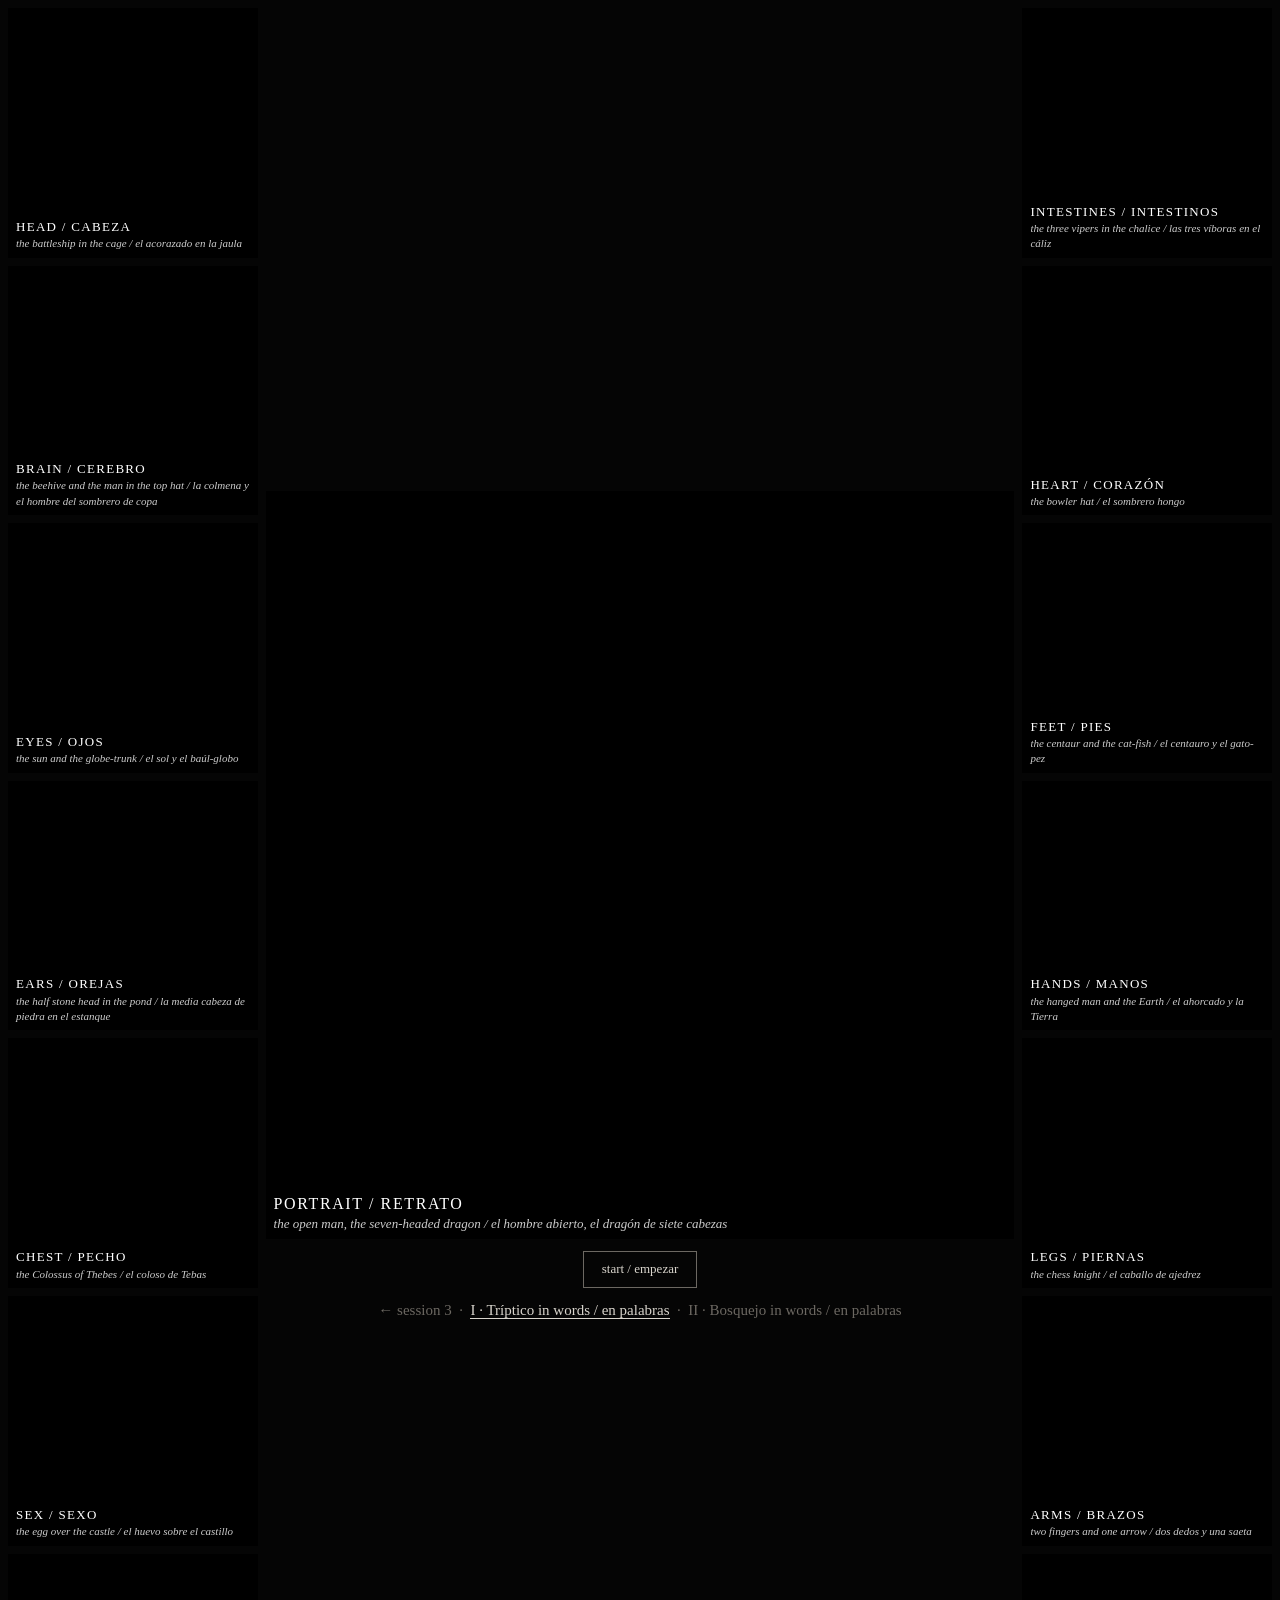
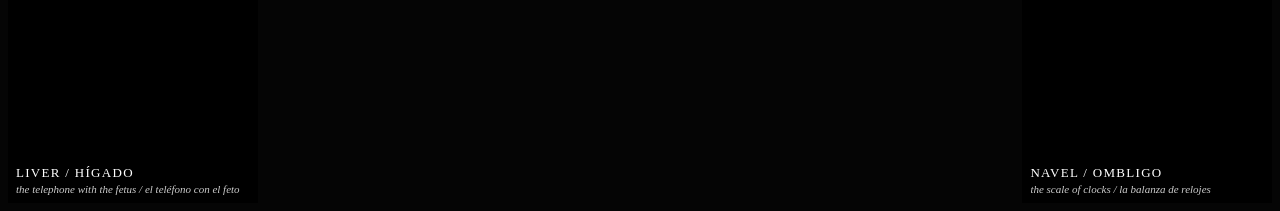
<file: apps/anatomy/index.html>
<!doctype html>
<html lang="en">
<head>
<meta charset="utf-8">
<meta name="viewport" content="width=device-width, initial-scale=1">
<title>My anatomy explained / Mi anatomía explicada</title>
<style>
  :root { --bg: #050505; --ink: #d8d4cc; --dim: #6c6862; --gap: 8px; }
  * { box-sizing: border-box; }
  html, body { margin: 0; background: var(--bg); color: var(--ink); font: 14px/1.4 Georgia, serif; }
  main { display: grid; grid-template-columns: 1fr 3fr 1fr; gap: var(--gap); padding: var(--gap); max-width: 1400px; margin: 0 auto; }
  .col { display: grid; grid-template-rows: repeat(7, 1fr); gap: var(--gap); }
  .centre { display: flex; flex-direction: column; justify-content: center; gap: 12px; }
  figure { margin: 0; position: relative; aspect-ratio: 1; background: #000; overflow: hidden; }
  video { width: 100%; height: 100%; object-fit: cover; display: block; transition: filter 1s linear; }
  figcaption { position: absolute; left: 0; right: 0; bottom: 0; padding: 14px 8px 6px; pointer-events: none;
               background: linear-gradient(transparent, rgba(0,0,0,.75)); color: #fff; }
  figcaption b { display: block; font-weight: normal; font-size: 13px; letter-spacing: .1em; text-transform: uppercase; }
  figcaption i { display: block; font-size: 11px; opacity: .8; }
  #t00 figcaption b { font-size: 16px; }
  #t00 figcaption i { font-size: 13px; }
  .note { text-align: center; color: var(--dim); font-size: 13px; min-height: 1.4em; }
  button { font: inherit; background: none; color: var(--ink); border: 1px solid var(--dim); padding: 8px 18px; cursor: pointer; }
  button:hover { border-color: var(--ink); }
  #sets { font-size: 15px; } #sets a { color: var(--dim); text-decoration: none; } #sets a.on { color: var(--ink); border-bottom: 1px solid var(--ink); }
  @media (max-width: 760px) {
    main { grid-template-columns: 1fr 1fr; }
    .centre { grid-column: 1 / -1; order: -1; }
  }
</style>
</head>
<body>
<main>
  <div class="col" id="left"></div>
  <div class="centre">
    <figure id="t00"></figure>
    <div class="note"><button id="begin">start / empezar</button> <span id="clock"></span></div>
    <div class="note" id="sets"><a href="../../sessions/03-language.html">← session 3</a> &nbsp;·&nbsp; 
      <a href="index.html#tr" data-set="tr" onclick="setTimeout(()=>location.reload())">I · Tríptico in words / en palabras</a> &nbsp;·&nbsp; <a href="index.html#bq" data-set="bq" onclick="setTimeout(()=>location.reload())">II · Bosquejo in words / en palabras</a>
    </div>
  </div>
  <div class="col" id="right"></div>
</main>
<script>
// ---- settings ---------------------------------------------------------------
// The order the text names them; the file of each tile is videos/<name>.mp4 (set I) or "videos bq/<name>.mp4" (set II)
const SET = (new URLSearchParams(location.search).get("set") === "bq" || location.hash === "#bq" || location.pathname.endsWith("segunda.html")) ? "bq" : "tr";
const FOLDER = SET === "bq" ? "videos_bq" : "videos_tr";
const LEFT  = ["01 cabeza", "02 cerebro", "03 ojos", "04 orejas", "05 pecho", "06 sexo", "07 higado"];
const RIGHT = ["08 intestinos", "09 corazon", "10 pies", "11 manos", "12 piernas", "13 brazos", "14 ombligo"];
const CENTRE = "00 retrato";
// what each tile is called on the page: the organ, and the picture that stands for it
const NAMES = {
  "00 retrato": ["portrait / retrato", "the open man, the seven-headed dragon / el hombre abierto, el dragón de siete cabezas"],
  "01 cabeza": ["head / cabeza", "the battleship in the cage / el acorazado en la jaula"],
  "02 cerebro": ["brain / cerebro", "the beehive and the man in the top hat / la colmena y el hombre del sombrero de copa"],
  "03 ojos": ["eyes / ojos", "the sun and the globe-trunk / el sol y el baúl-globo"],
  "04 orejas": ["ears / orejas", "the half stone head in the pond / la media cabeza de piedra en el estanque"],
  "05 pecho": ["chest / pecho", "the Colossus of Thebes / el coloso de Tebas"],
  "06 sexo": ["sex / sexo", "the egg over the castle / el huevo sobre el castillo"],
  "07 higado": ["liver / hígado", "the telephone with the fetus / el teléfono con el feto"],
  "08 intestinos": ["intestines / intestinos", "the three vipers in the chalice / las tres víboras en el cáliz"],
  "09 corazon": ["heart / corazón", "the bowler hat / el sombrero hongo"],
  "10 pies": ["feet / pies", "the centaur and the cat-fish / el centauro y el gato-pez"],
  "11 manos": ["hands / manos", "the hanged man and the Earth / el ahorcado y la Tierra"],
  "12 piernas": ["legs / piernas", "the chess knight / el caballo de ajedrez"],
  "13 brazos": ["arms / brazos", "two fingers and one arrow / dos dedos y una saeta"],
  "14 ombligo": ["navel / ombligo", "the scale of clocks / la balanza de relojes"],
};

const ALIVE = 60;          // seconds of life before the heart attack
const ATTACK = 12;         // seconds the heart stumbles before it stops
const FADE = 25;           // seconds each organ takes to slow down, lose colour and go silent
// when each organ starts to die, in seconds after the heart stops (the brain lasts)
const DEATH = {
  "09 corazon": 0, "05 pecho": 20, "03 ojos": 40, "04 orejas": 60, "11 manos": 80, "13 brazos": 100,
  "12 piernas": 120, "10 pies": 140, "06 sexo": 160, "07 higado": 180, "08 intestinos": 200,
  "14 ombligo": 220, "01 cabeza": 240, "00 retrato": 270, "02 cerebro": 300,
};
// -----------------------------------------------------------------------------

const tiles = {};
function tile(name, parent) {
  const fig = parent.tagName === "FIGURE" ? parent : parent.appendChild(document.createElement("figure"));
  const v = document.createElement("video");
  Object.assign(v, { src: `${FOLDER}/${name}.mp4`, loop: true, muted: true, playsInline: true, autoplay: true });
  fig.append(v);
  const cap = document.createElement("figcaption");
  const [organ, picture] = NAMES[name];
  cap.innerHTML = `<b>${organ}</b><i>${picture}</i>`;
  fig.append(cap);
  tiles[name] = v;
}
document.querySelector(`#sets a[data-set="${SET}"]`).classList.add("on");
LEFT.forEach(n => tile(n, document.getElementById("left")));
RIGHT.forEach(n => tile(n, document.getElementById("right")));
tile(CENTRE, document.getElementById("t00"));

// slow down, drain colour, go quiet; then stop on the last frame
function die(v, seconds) {
  const t0 = performance.now();
  (function step(now) {
    const k = Math.min(1, (now - t0) / (seconds * 1000));
    v.playbackRate = Math.max(0.0625, 1 - k);
    v.volume = Math.max(0, 1 - k);
    v.style.filter = `saturate(${1 - k}) brightness(${1 - 0.65 * k}) blur(${2.5 * k}px)`;
    if (k < 1) requestAnimationFrame(step); else v.pause();
  })(t0);
}

// the heart: it stumbles (stops, races, stops), then stops for good
function attack(v, seconds) {
  const end = performance.now() + seconds * 1000;
  (function stumble() {
    if (performance.now() > end) { v.pause(); v.volume = 0; v.style.filter = "saturate(0) brightness(.4)"; return; }
    if (Math.random() < 0.45) v.pause(); else { v.playbackRate = 0.5 + Math.random() * 2.5; v.play(); }
    setTimeout(stumble, 120 + Math.random() * 700);
  })();
}

function fmt(s) { return `${Math.floor(s / 60)}:${String(Math.floor(s % 60)).padStart(2, "0")}`; }

document.getElementById("begin").onclick = e => {
  e.target.remove();
  for (const v of Object.values(tiles)) { v.muted = false; v.currentTime = 0; v.play(); }
  const start = performance.now(), clock = document.getElementById("clock");
  const timers = [];
  setTimeout(() => {
    for (const [name, at] of Object.entries(DEATH)) {
      timers.push(setTimeout(() => name === "09 corazon" ? attack(tiles[name], ATTACK) : die(tiles[name], FADE), at * 1000));
    }
  }, ALIVE * 1000);
  const last = ALIVE + Math.max(...Object.values(DEATH)) + FADE;
  (function tick() {
    const s = (performance.now() - start) / 1000;
    clock.textContent = s < ALIVE ? "" : fmt(s - ALIVE);
    if (s < last) setTimeout(tick, 250);
  })();
};
</script>
</body>
</html>
</file>
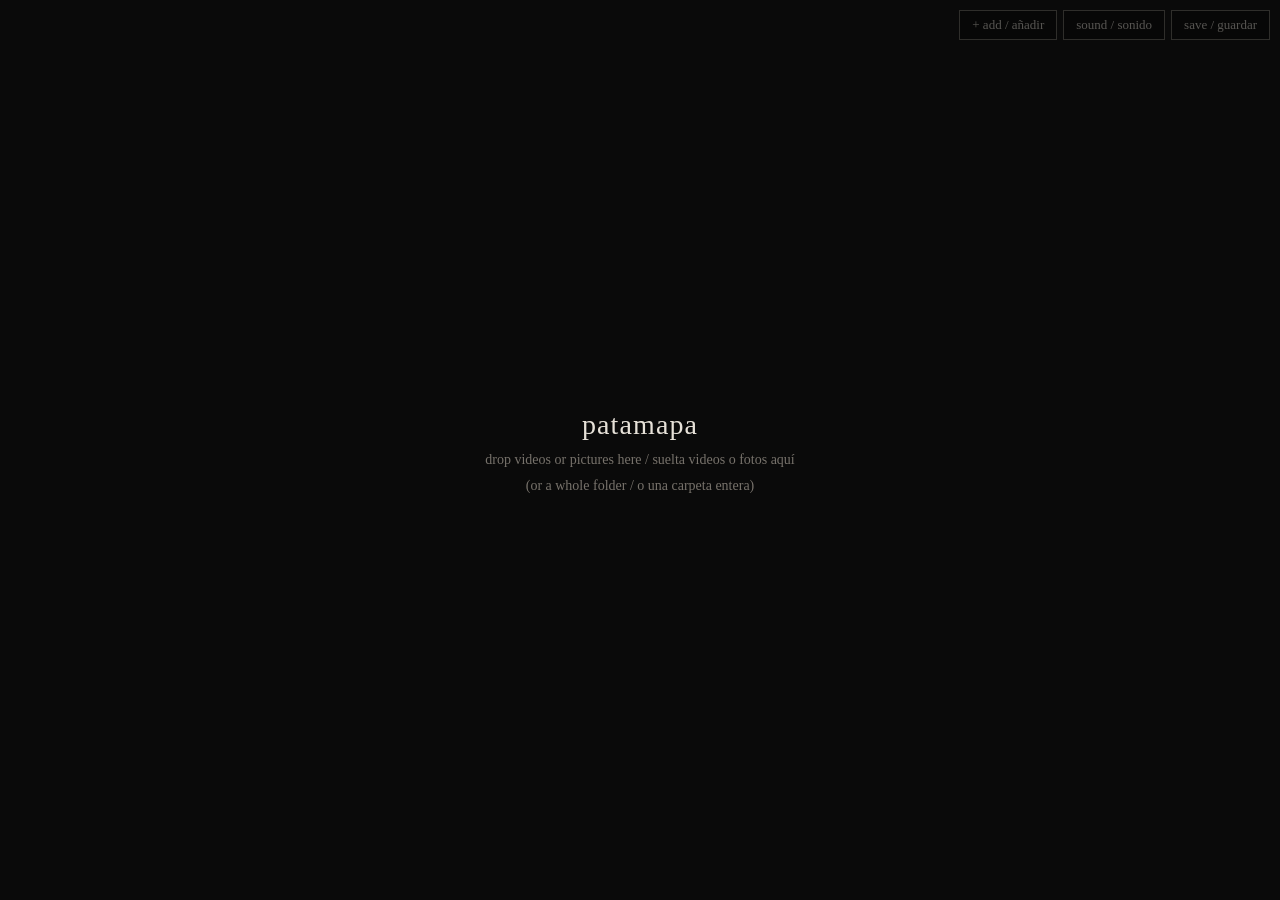
<file: downloads/patamapa.html>
<!doctype html>
<html lang="en">
<head>
<meta charset="utf-8">
<meta name="viewport" content="width=device-width, initial-scale=1">
<title>patamapa</title>
<!--
  patamapa.html — drop videos and pictures on it, throw them around, make a (pataphysical) map.

  1. Put this file anywhere and open it (Chrome or Edge).
  2. Drop videos or pictures on it (or a whole folder). They land on the canvas.
  3. Drag a video to move it, drag its corner to make it bigger or smaller,
     double-click its name to rename it, the small buttons turn sound on/off or remove it.
  4. "save / guardar" saves the map as patamapa.html IN THE FOLDER OF THE VIDEOS.
     Open that one and the map is there. You can keep moving things and save again.
-->
<style>
  :root { --bg: #0a0a0a; --ink: #e6e1d8; --dim: #77726b; --line: #2a2826; }
  * { box-sizing: border-box; }
  html, body { margin: 0; height: 100%; background: var(--bg); color: var(--ink); font: 14px/1.4 Georgia, serif; overflow-x: hidden; overflow-y: auto; }
  #stage { position: relative; width: 100%; min-height: 100vh; }
  #stage.over { outline: 2px dashed var(--dim); outline-offset: -12px; }
  #hint { position: fixed; inset: 0; display: flex; flex-direction: column; align-items: center; justify-content: center;
          gap: 6px; color: var(--dim); pointer-events: none; text-align: center; }
  #hint b { font-size: 28px; font-weight: normal; color: var(--ink); letter-spacing: .04em; }
  #bar { position: fixed; top: 10px; right: 10px; display: flex; gap: 6px; z-index: 100000; opacity: .35; transition: opacity .3s; }
  #bar:hover, body.editing #bar { opacity: 1; }
  #bar button, #bar label { font: inherit; font-size: 13px; background: rgba(0,0,0,.6); color: var(--ink); border: 1px solid var(--dim);
          padding: 5px 12px; cursor: pointer; }
  #bar button:hover, #bar label:hover { border-color: var(--ink); }
  #msg { position: fixed; bottom: 12px; left: 50%; transform: translateX(-50%); color: var(--ink); background: rgba(0,0,0,.7);
         padding: 6px 14px; border: 1px solid var(--line); opacity: 0; transition: opacity .4s; pointer-events: none; z-index: 100001; }
  #msg.on { opacity: 1; }

  .tile { position: absolute; touch-action: none; cursor: grab; user-select: none;
          transition: left .9s cubic-bezier(.2,.9,.25,1.15), top .9s cubic-bezier(.2,.9,.25,1.15), transform .9s cubic-bezier(.2,.9,.25,1.15); }
  .tile.held { cursor: grabbing; transition: none; }
  .tile.fresh { transform: scale(.15) rotate(var(--spin, 0deg)); }
  .tile video, .tile img { display: block; width: 100%; height: auto; background: #000; pointer-events: none; user-select: none; }
  .tile .name { position: absolute; left: 0; bottom: 0; padding: 3px 7px; font-size: 12px; letter-spacing: .06em;
                background: rgba(0,0,0,.55); color: #fff; outline: none; cursor: text; max-width: 100%; }
  .tile .name:empty { display: none; }
  .tile .tools { position: absolute; top: 4px; right: 4px; display: flex; gap: 3px; opacity: 0; transition: opacity .2s; }
  .tile:hover .tools { opacity: 1; }
  .tile .tools button { font: 12px/1 Georgia, serif; width: 24px; height: 24px; padding: 0; background: rgba(0,0,0,.65);
                        color: #fff; border: 1px solid rgba(255,255,255,.35); cursor: pointer; }
  .tile .tools button.on { background: #e6e1d8; color: #000; }
  .tile .grip { position: absolute; right: 0; bottom: 0; width: 26px; height: 26px; cursor: nwse-resize; opacity: 0;
                border-right: 2px solid #fff; border-bottom: 2px solid #fff; transition: opacity .2s; }
  .tile:hover .grip, .tile.held .grip { opacity: .8; }
  .tile.missing video, .tile.missing img { min-height: 80px; outline: 1px dashed var(--dim); }
</style>
</head>
<body>
<div id="stage"></div>
<div id="hint"><b>patamapa</b><span>drop videos or pictures here / suelta videos o fotos aquí</span><span>(or a whole folder / o una carpeta entera)</span></div>
<div id="bar">
  <label>+ add / añadir<input id="pick" type="file" accept="video/*,image/*" multiple hidden></label>
  <button id="sound">sound / sonido</button>
  <button id="save">save / guardar</button>
</div>
<div id="msg"></div>
<script>
// the saved maps keep their tiles here (guardar writes this line); units are vw, so the map scales with the window
let LAYOUT = null; // @layout

const SOURCE = "<!doctype html>\n" + document.documentElement.outerHTML;   // this page as it was opened: guardar copies it
const stage = document.getElementById("stage"), hint = document.getElementById("hint");
let folder = null;            // when a folder is dropped (Chrome/Edge), guardar writes patamapa.html straight into it
let zTop = 1, soundOn = false;

const W = () => window.innerWidth || document.documentElement.clientWidth || 1280;
const vw = px => px / W() * 100;
function say(text) { const m = document.getElementById("msg"); m.textContent = text; m.classList.add("on");
                     clearTimeout(say.t); say.t = setTimeout(() => m.classList.remove("on"), 3500); }
function tiles() { return [...stage.querySelectorAll(".tile")]; }
function refreshHint() { hint.style.display = tiles().length ? "none" : "flex"; }

// ---- a tile -----------------------------------------------------------------
function makeTile({ file, src, name, x, y, w, z, sound }) {
  const t = document.createElement("div");
  t.className = "tile";
  t.dataset.file = file;
  t.dataset.sound = sound ? "1" : "0";
  Object.assign(t.style, { left: x + "vw", top: y + "vw", width: w + "vw", zIndex: z || ++zTop });
  zTop = Math.max(zTop, z || 0);
  const still = isImage({ name: file, type: "" });                   // a picture: an <img>, no sound
  const v = document.createElement(still ? "img" : "video");
  if (still) Object.assign(v, { src, alt: name, draggable: false });
  else Object.assign(v, { src, loop: true, muted: true, playsInline: true, autoplay: true, preload: "auto" });
  v.onerror = () => { t.classList.add("missing"); };
  const label = document.createElement("div");
  label.className = "name"; label.textContent = name; label.spellcheck = false;
  label.ondblclick = e => { e.stopPropagation(); label.contentEditable = "true"; label.focus(); document.execCommand("selectAll"); };
  label.onblur = () => { label.contentEditable = "false"; };
  label.onkeydown = e => { if (e.key === "Enter") { e.preventDefault(); label.blur(); } };
  const tools = document.createElement("div");
  tools.className = "tools";
  const snd = document.createElement("button"); snd.textContent = "♪"; snd.title = "sound / sonido";
  snd.classList.toggle("on", !!sound);
  snd.onclick = e => { e.stopPropagation(); const on = t.dataset.sound !== "1"; t.dataset.sound = on ? "1" : "0";
                       snd.classList.toggle("on", on); v.muted = !(on && soundOn); };
  const del = document.createElement("button"); del.textContent = "×"; del.title = "remove / quitar";
  del.onclick = e => { e.stopPropagation(); t.remove(); refreshHint(); };
  if (still) tools.append(del); else tools.append(snd, del);
  const grip = document.createElement("div"); grip.className = "grip";
  t.append(v, label, tools, grip);
  stage.append(t);
  drag(t, grip);
  refreshHint();
  return t;
}

// move by dragging the tile, resize by dragging the corner; whatever you touch comes to the front
function drag(t, grip) {
  t.addEventListener("pointerdown", e => {
    if (e.target.closest(".tools") || e.target.isContentEditable) return;
    e.preventDefault();
    t.style.zIndex = ++zTop;
    t.classList.add("held");
    t.setPointerCapture(e.pointerId);
    const resize = e.target === grip;
    const x0 = e.clientX, y0 = e.clientY, l0 = t.offsetLeft, t0 = t.offsetTop, w0 = t.offsetWidth;
    const move = ev => {
      const dx = ev.clientX - x0, dy = ev.clientY - y0;
      if (resize) t.style.width = vw(Math.max(60, w0 + dx)) + "vw";
      else { t.style.left = vw(l0 + dx) + "vw"; t.style.top = vw(Math.max(0, t0 + dy)) + "vw"; }
    };
    const up = () => { t.classList.remove("held"); t.removeEventListener("pointermove", move); t.removeEventListener("pointerup", up); };
    t.addEventListener("pointermove", move);
    t.addEventListener("pointerup", up);
  });
}

// ---- dropping videos and pictures: they are thrown from where you let go -------------------
function isVideo(f) { return f.type.startsWith("video/") || /\.(mp4|webm|mov|m4v|ogv)$/i.test(f.name); }
function isImage(f) { return f.type.startsWith("image/") || /\.(png|jpe?g|webp|gif|avif|bmp)$/i.test(f.name); }

function throwIn(files, cx, cy) {
  files = files.filter(f => isVideo(f) || isImage(f)).sort((a, b) => a.name.localeCompare(b.name, undefined, { numeric: true }));
  if (!files.length) return say("no videos or pictures in that / ahí no hay videos ni fotos");
  const n = files.length, w = Math.max(9, Math.min(22, 60 / Math.sqrt(n)));   // fewer videos, bigger tiles
  files.forEach((f, i) => {
    const t = makeTile({ file: f.name, src: URL.createObjectURL(f), name: f.name.replace(/\.[^.]+$/, ""),
                         x: vw(cx) - w / 2, y: vw(cy + window.scrollY) - w / 2, w });
    t.style.setProperty("--spin", (Math.random() * 60 - 30) + "deg");
    t.classList.add("fresh");
    // land on a loose spiral around the drop point, each a little off
    const a = i * 2.4, r = n === 1 ? 0 : w * 0.75 * Math.sqrt(i + 0.6);
    const x = vw(cx) - w / 2 + Math.cos(a) * r + (Math.random() - .5) * w * .3;
    const y = vw(cy + window.scrollY) - w / 2 + Math.sin(a) * r * 0.7 + (Math.random() - .5) * w * .3;
    setTimeout(() => {
      t.classList.remove("fresh");
      t.style.left = Math.min(100 - w, Math.max(0, x)) + "vw";
      t.style.top = Math.max(0, y) + "vw";
    }, 30 + i * 70);
  });
  say(`${files.length} thrown in / lanzados`);
}

async function filesFrom(dt) {
  const items = [...(dt.items || [])].filter(it => it.kind === "file");
  if (items.length && items[0].getAsFileSystemHandle) {          // Chrome/Edge: folders work, and we remember the folder
    const handles = await Promise.all(items.map(it => it.getAsFileSystemHandle()));
    const out = [];
    for (const h of handles) {
      if (!h) continue;
      if (h.kind === "directory") {
        folder = h;
        for await (const entry of h.values()) if (entry.kind === "file") out.push(await entry.getFile());
      } else out.push(await h.getFile());
    }
    return out;
  }
  return [...dt.files];
}

addEventListener("dragover", e => { e.preventDefault(); stage.classList.add("over"); });
addEventListener("dragleave", e => { if (!e.relatedTarget) stage.classList.remove("over"); });
addEventListener("drop", async e => {
  e.preventDefault(); stage.classList.remove("over");
  const { clientX: x, clientY: y } = e;
  throwIn(await filesFrom(e.dataTransfer), x, y);
});
document.getElementById("pick").onchange = e => { throwIn([...e.target.files], innerWidth / 2, innerHeight / 2); e.target.value = ""; };

// ---- sound: browsers need one click before anything may sound -----------------
document.getElementById("sound").onclick = () => {
  soundOn = !soundOn;
  document.getElementById("sound").textContent = soundOn ? "silence / silencio" : "sound / sonido";
  for (const t of tiles()) { const v = t.querySelector("video"); if (!v) continue; v.muted = !(soundOn && t.dataset.sound === "1"); v.play(); }
  if (soundOn && !tiles().some(t => t.dataset.sound === "1")) say("turn on ♪ on the videos you want to hear / activa ♪ en los que quieras oír");
};

// ---- save / guardar: this page again, with the map inside -------------------------------
function layout() {
  return tiles().map(t => ({ file: t.dataset.file, name: t.querySelector(".name").textContent,
                             x: +parseFloat(t.style.left).toFixed(2), y: +parseFloat(t.style.top).toFixed(2),
                             w: +parseFloat(t.style.width).toFixed(2), z: +t.style.zIndex, sound: t.dataset.sound === "1" }));
}

document.getElementById("save").onclick = async () => {
  if (!tiles().length) return say("nothing to save yet / nada que guardar todavía");
  const marker = "// @" + "layout";
  const line = "let LAYOUT = " + JSON.stringify(layout()) + "; " + marker;
  const html = SOURCE.replace(new RegExp("let LAYOUT = .*?; " + marker), () => line);
  try {
    if (folder) {                                                 // the folder that was dropped: write right next to the videos
      const f = await folder.getFileHandle("patamapa.html", { create: true });
      const w = await f.createWritable(); await w.write(html); await w.close();
      return say(`saved / guardado: ${folder.name}\\patamapa.html`);
    }
    if (window.showSaveFilePicker) {
      const f = await showSaveFilePicker({ suggestedName: "patamapa.html", types: [{ description: "map", accept: { "text/html": [".html"] } }] });
      const w = await f.createWritable(); await w.write(html); await w.close();
      return say("saved / guardado. It must sit next to the videos / debe estar junto a los videos");
    }
  } catch (err) { if (err.name === "AbortError") return; }
  const a = Object.assign(document.createElement("a"), { href: URL.createObjectURL(new Blob([html], { type: "text/html" })), download: "patamapa.html" });
  a.click();
  say("downloaded patamapa.html: move it next to the videos / muévelo junto a los videos");
};

// ---- a saved map: the videos are the files next to this page ------------------
if (LAYOUT) for (const t of LAYOUT) makeTile({ ...t, src: encodeURI(t.file) });
refreshHint();
</script>
</body>
</html>
</file>
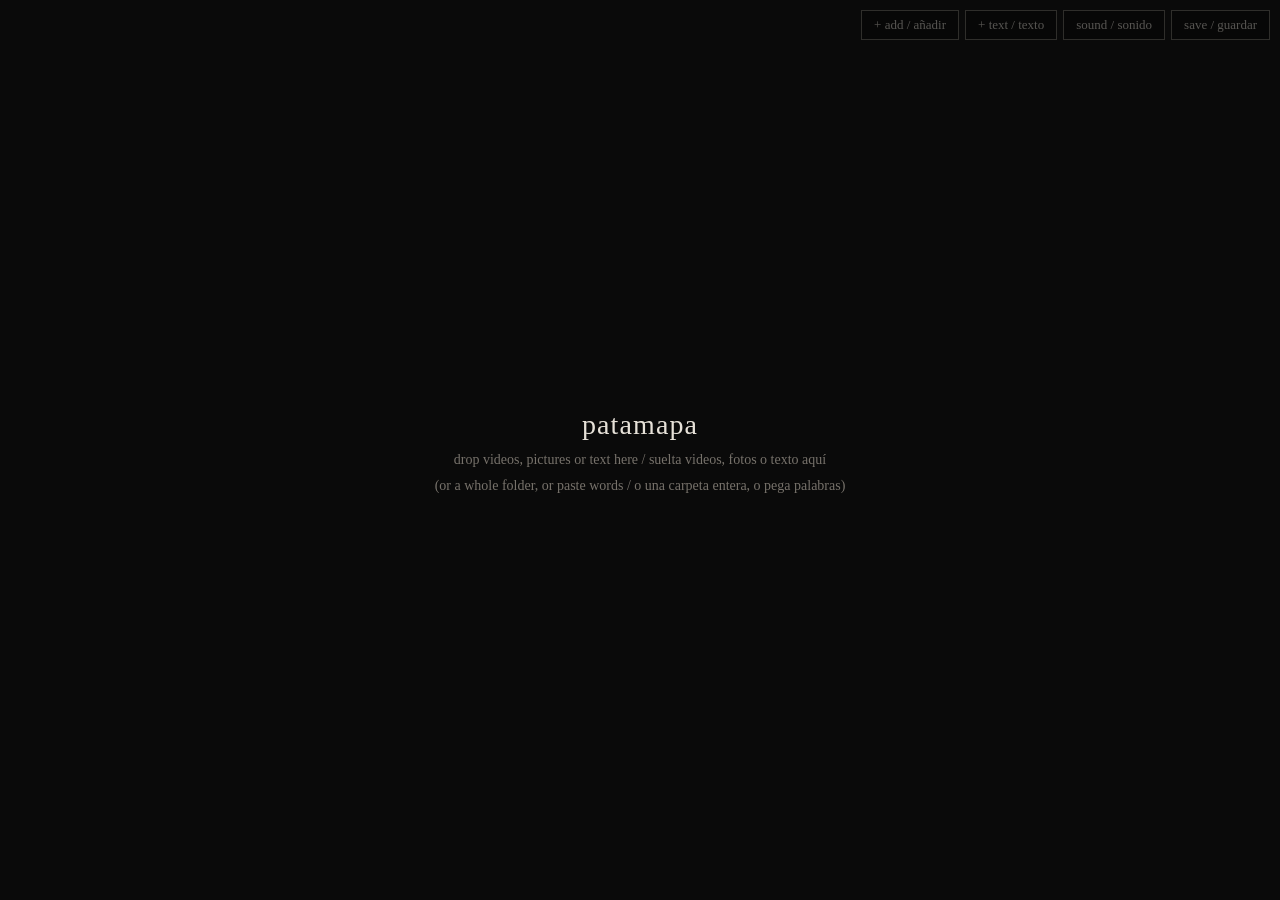
<file: downloads/patamapa_v2.html>
<!doctype html>
<html lang="en">
<head>
<meta charset="utf-8">
<meta name="viewport" content="width=device-width, initial-scale=1">
<title>patamapa</title>
<!--
  patamapa.html, v2 — drop videos, pictures and words on it, throw them around, make a (pataphysical) map.

  1. Put this file anywhere and open it (Chrome or Edge).
  2. Drop videos or pictures on it (or a whole folder). They land on the canvas.
     Words: "+ text / texto", or paste text (Ctrl+V), or drop a .txt file.
  3. Drag anything to move it, drag its corner to make it bigger or smaller.
     Videos: double-click the name to rename, ♪ sound on/off, × remove.
     Words: double-click to write, A− A+ size,
            ◯ pour the words into a circle (¶ back to a paragraph),
            ⁘ scatter the paragraph into loose words.
     Whatever is on top wins: a picture laid over words pushes them aside;
     words laid over a picture sit on it.
  4. "save / guardar" saves the map as patamapa.html IN THE FOLDER OF THE VIDEOS.
     Open that one and the map is there (the words are kept inside the file).

  The words are laid out with Pretext (github.com/chenglou/pretext, MIT, by Cheng Lou and contributors),
  bundled inside this file, so it keeps working offline.
-->
<style>
  :root { --bg: #0a0a0a; --ink: #e6e1d8; --dim: #77726b; --line: #2a2826; }
  * { box-sizing: border-box; }
  html, body { margin: 0; height: 100%; background: var(--bg); color: var(--ink); font: 14px/1.4 Georgia, serif; overflow-x: hidden; overflow-y: auto; }
  #stage { position: relative; width: 100%; min-height: 100vh; }
  #stage.over { outline: 2px dashed var(--dim); outline-offset: -12px; }
  #hint { position: fixed; inset: 0; display: flex; flex-direction: column; align-items: center; justify-content: center;
          gap: 6px; color: var(--dim); pointer-events: none; text-align: center; }
  #hint b { font-size: 28px; font-weight: normal; color: var(--ink); letter-spacing: .04em; }
  #bar { position: fixed; top: 10px; right: 10px; display: flex; gap: 6px; z-index: 100000; opacity: .35; transition: opacity .3s; }
  #bar:hover, body.editing #bar { opacity: 1; }
  #bar button, #bar label { font: inherit; font-size: 13px; background: rgba(0,0,0,.6); color: var(--ink); border: 1px solid var(--dim);
          padding: 5px 12px; cursor: pointer; }
  #bar button:hover, #bar label:hover { border-color: var(--ink); }
  #msg { position: fixed; bottom: 12px; left: 50%; transform: translateX(-50%); color: var(--ink); background: rgba(0,0,0,.7);
         padding: 6px 14px; border: 1px solid var(--line); opacity: 0; transition: opacity .4s; pointer-events: none; z-index: 100001; }
  #msg.on { opacity: 1; }

  .tile { position: absolute; touch-action: none; cursor: grab; user-select: none;
          transition: left .9s cubic-bezier(.2,.9,.25,1.15), top .9s cubic-bezier(.2,.9,.25,1.15), transform .9s cubic-bezier(.2,.9,.25,1.15); }
  .tile.held { cursor: grabbing; transition: none; }
  .tile.fresh { transform: scale(.15) rotate(var(--spin, 0deg)); }
  .tile video, .tile img { display: block; width: 100%; height: auto; background: #000; pointer-events: none; user-select: none; }
  .tile .name { position: absolute; left: 0; bottom: 0; padding: 3px 7px; font-size: 12px; letter-spacing: .06em;
                background: rgba(0,0,0,.55); color: #fff; outline: none; cursor: text; max-width: 100%; }
  .tile .name:empty { display: none; }
  .tile .tools { position: absolute; top: 4px; right: 4px; display: flex; gap: 3px; opacity: 0; transition: opacity .2s; z-index: 3; }
  .tile:hover .tools { opacity: 1; }
  .tile .tools button { font: 12px/1 Georgia, serif; min-width: 24px; height: 24px; padding: 0 4px; background: rgba(0,0,0,.65);
                        color: #fff; border: 1px solid rgba(255,255,255,.35); cursor: pointer; }
  .tile .tools button.on { background: #e6e1d8; color: #000; }
  .tile .grip { position: absolute; right: 0; bottom: 0; width: 26px; height: 26px; cursor: nwse-resize; opacity: 0;
                border-right: 2px solid #fff; border-bottom: 2px solid #fff; transition: opacity .2s; z-index: 3; }
  .tile:hover .grip, .tile.held .grip { opacity: .8; }
  .tile.missing video, .tile.missing img { min-height: 80px; outline: 1px dashed var(--dim); }

  /* words: each line is placed by Pretext */
  .words .lines { position: relative; pointer-events: none; }
  .words .ln { position: absolute; white-space: pre; color: var(--ink); text-shadow: 0 0 3px #000, 0 0 1px #000; }
  .words.circle .ln { text-align: center; }
  .words:hover { outline: 1px dashed rgba(255,255,255,.18); }
  .words.circle:hover { outline: none; }
  .words.circle:hover .lines { outline: 1px dashed rgba(255,255,255,.18); border-radius: 50%; }
  .words .tools { top: -28px; right: 0; }
  .words textarea { position: absolute; left: 0; top: 0; width: 100%; min-height: max(100%, 7em); z-index: 2; resize: none;
                    background: rgba(0,0,0,.8); color: var(--ink); border: 1px dashed var(--dim); padding: 0; outline: none; }
  .words.editing .lines { visibility: hidden; }
</style>
</head>
<body>
<div id="stage"></div>
<div id="hint"><b>patamapa</b><span>drop videos, pictures or text here / suelta videos, fotos o texto aquí</span>
  <span>(or a whole folder, or paste words / o una carpeta entera, o pega palabras)</span></div>
<div id="bar">
  <label>+ add / añadir<input id="pick" type="file" accept="video/*,image/*,.txt,.md,text/plain" multiple hidden></label>
  <button id="addtext">+ text / texto</button>
  <button id="sound">sound / sonido</button>
  <button id="save">save / guardar</button>
</div>
<div id="msg"></div>
<script>/* Pretext 1.0.0, github.com/chenglou/pretext
MIT License

Copyright (c) 2026 Pretext contributors

Permission is hereby granted, free of charge, to any person obtaining a copy
of this software and associated documentation files (the "Software"), to deal
in the Software without restriction, including without limitation the rights
to use, copy, modify, merge, publish, distribute, sublicense, and/or sell
copies of the Software, and to permit persons to whom the Software is
furnished to do so, subject to the following conditions:

The above copyright notice and this permission notice shall be included in all
copies or substantial portions of the Software.

THE SOFTWARE IS PROVIDED "AS IS", WITHOUT WARRANTY OF ANY KIND, EXPRESS OR
IMPLIED, INCLUDING BUT NOT LIMITED TO THE WARRANTIES OF MERCHANTABILITY,
FITNESS FOR A PARTICULAR PURPOSE AND NONINFRINGEMENT. IN NO EVENT SHALL THE
AUTHORS OR COPYRIGHT HOLDERS BE LIABLE FOR ANY CLAIM, DAMAGES OR OTHER
LIABILITY, WHETHER IN AN ACTION OF CONTRACT, TORT OR OTHERWISE, ARISING FROM,
OUT OF OR IN CONNECTION WITH THE SOFTWARE OR THE USE OR OTHER DEALINGS IN THE
SOFTWARE.

------------------------------------------------------------------------------

Notices of the sources that parts of this package follow or are generated
from.

Chromium: the Han kerning character types and tests, the line break pair table
and the script classes.

Copyright 2015 The Chromium Authors
Copyright 2016 The Chromium Authors
Copyright 2023 The Chromium Authors

Redistribution and use in source and binary forms, with or without
modification, are permitted provided that the following conditions are
met:

   * Redistributions of source code must retain the above copyright
notice, this list of conditions and the following disclaimer.
   * Redistributions in binary form must reproduce the above
copyright notice, this list of conditions and the following disclaimer
in the documentation and/or other materials provided with the
distribution.
   * Neither the name of Google LLC nor the names of its
contributors may be used to endorse or promote products derived from
this software without specific prior written permission.

THIS SOFTWARE IS PROVIDED BY THE COPYRIGHT HOLDERS AND CONTRIBUTORS
"AS IS" AND ANY EXPRESS OR IMPLIED WARRANTIES, INCLUDING, BUT NOT
LIMITED TO, THE IMPLIED WARRANTIES OF MERCHANTABILITY AND FITNESS FOR
A PARTICULAR PURPOSE ARE DISCLAIMED. IN NO EVENT SHALL THE COPYRIGHT
OWNER OR CONTRIBUTORS BE LIABLE FOR ANY DIRECT, INDIRECT, INCIDENTAL,
SPECIAL, EXEMPLARY, OR CONSEQUENTIAL DAMAGES (INCLUDING, BUT NOT
LIMITED TO, PROCUREMENT OF SUBSTITUTE GOODS OR SERVICES; LOSS OF USE,
DATA, OR PROFITS; OR BUSINESS INTERRUPTION) HOWEVER CAUSED AND ON ANY
THEORY OF LIABILITY, WHETHER IN CONTRACT, STRICT LIABILITY, OR TORT
(INCLUDING NEGLIGENCE OR OTHERWISE) ARISING IN ANY WAY OUT OF THE USE
OF THIS SOFTWARE, EVEN IF ADVISED OF THE POSSIBILITY OF SUCH DAMAGE.

Chromium and WebKit files whose headers carry the license below: two character
ranges of Han kerning and the list of cursive scripts (Chromium), the language
and script lists of the generic font families (WebKit).

Copyright (C) 2014 Google Inc. All rights reserved.
Copyright (c) 2012 Google Inc. All rights reserved.
Copyright (C) 2013 BlackBerry Limited. All rights reserved.
Copyright (C) 2011 Google Inc. All rights reserved.
Copyright (C) 2021 Apple Inc. All rights reserved.

Redistribution and use in source and binary forms, with or without
modification, are permitted provided that the following conditions are
met:

    * Redistributions of source code must retain the above copyright
notice, this list of conditions and the following disclaimer.
    * Redistributions in binary form must reproduce the above
copyright notice, this list of conditions and the following disclaimer
in the documentation and/or other materials provided with the
distribution.
    * Neither the name of Google Inc. nor the names of its
contributors may be used to endorse or promote products derived from
this software without specific prior written permission.

THIS SOFTWARE IS PROVIDED BY THE COPYRIGHT HOLDERS AND CONTRIBUTORS
"AS IS" AND ANY EXPRESS OR IMPLIED WARRANTIES, INCLUDING, BUT NOT
LIMITED TO, THE IMPLIED WARRANTIES OF MERCHANTABILITY AND FITNESS FOR
A PARTICULAR PURPOSE ARE DISCLAIMED. IN NO EVENT SHALL THE COPYRIGHT
OWNER OR CONTRIBUTORS BE LIABLE FOR ANY DIRECT, INDIRECT, INCIDENTAL,
SPECIAL, EXEMPLARY, OR CONSEQUENTIAL DAMAGES (INCLUDING, BUT NOT
LIMITED TO, PROCUREMENT OF SUBSTITUTE GOODS OR SERVICES; LOSS OF USE,
DATA, OR PROFITS; OR BUSINESS INTERRUPTION) HOWEVER CAUSED AND ON ANY
THEORY OF LIABILITY, WHETHER IN CONTRACT, STRICT LIABILITY, OR TORT
(INCLUDING NEGLIGENCE OR OTHERWISE) ARISING IN ANY WAY OUT OF THE USE
OF THIS SOFTWARE, EVEN IF ADVISED OF THE POSSIBILITY OF SUCH DAMAGE.

WebKit: the line break pair table and the scan for break opportunities between
inline text items.

Copyright (C) 2005-2024 Apple Inc. All rights reserved.
Copyright (C) 2011-2024 Google Inc. All rights reserved.
Copyright (C) 2021-2023 Apple Inc. All rights reserved.
Copyright (C) 2018-2026 Apple Inc. All rights reserved.
Copyright (C) 2018-2023 Apple Inc. All rights reserved.
Copyright (C) 2018-2024 Apple Inc. All rights reserved.
Copyright (C) 2014 Google Inc. All rights reserved.

Redistribution and use in source and binary forms, with or without
modification, are permitted provided that the following conditions
are met:
1. Redistributions of source code must retain the above copyright
   notice, this list of conditions and the following disclaimer.
2. Redistributions in binary form must reproduce the above copyright
   notice, this list of conditions and the following disclaimer in the
   documentation and/or other materials provided with the distribution.

THIS SOFTWARE IS PROVIDED BY APPLE INC. AND ITS CONTRIBUTORS ``AS IS''
AND ANY EXPRESS OR IMPLIED WARRANTIES, INCLUDING, BUT NOT LIMITED TO,
THE IMPLIED WARRANTIES OF MERCHANTABILITY AND FITNESS FOR A PARTICULAR
PURPOSE ARE DISCLAIMED. IN NO EVENT SHALL APPLE INC. OR ITS CONTRIBUTORS
BE LIABLE FOR ANY DIRECT, INDIRECT, INCIDENTAL, SPECIAL, EXEMPLARY, OR
CONSEQUENTIAL DAMAGES (INCLUDING, BUT NOT LIMITED TO, PROCUREMENT OF
SUBSTITUTE GOODS OR SERVICES; LOSS OF USE, DATA, OR PROFITS; OR BUSINESS
INTERRUPTION) HOWEVER CAUSED AND ON ANY THEORY OF LIABILITY, WHETHER IN
CONTRACT, STRICT LIABILITY, OR TORT (INCLUDING NEGLIGENCE OR OTHERWISE)
ARISING IN ANY WAY OUT OF THE USE OF THIS SOFTWARE, EVEN IF ADVISED OF
THE POSSIBILITY OF SUCH DAMAGE.

ICU, in Chromium's and Apple's copies: the rule-based break iterator, the line
and grapheme break rules and the script and bracket properties.

© 2016 and later: Unicode, Inc. and others.
License & terms of use: http://www.unicode.org/copyright.html
Copyright (C) 1999-2016 International Business Machines Corporation
and others. All rights reserved.
Copyright (C) 2016 and later: Unicode, Inc. and others.
Copyright (C) 1999-2016, International Business Machines
Corporation and others.  All Rights Reserved.
Copyright (C) 1999-2014 International Business Machines
Corporation and others.  All Rights Reserved.
Copyright (C) 2005-2016, International Business Machines
Corporation and others.  All Rights Reserved.

ICU4X: the line break iterator, the line break data and the East Asian width
data.

Copyright © 2020-2024 Unicode, Inc.
Portions of ICU4X may have been adapted from ICU4C and/or ICU4J.
ICU 1.8.1 to ICU 57.1 © 1995-2016 International Business Machines Corporation and others.

From ICU's LICENSE file: the Unicode License V3, which ICU4X's LICENSE file
also gives, under its own copyright line above; then the ICU License.

UNICODE LICENSE V3

COPYRIGHT AND PERMISSION NOTICE

Copyright © 2016-2025 Unicode, Inc.

NOTICE TO USER: Carefully read the following legal agreement. BY
DOWNLOADING, INSTALLING, COPYING OR OTHERWISE USING DATA FILES, AND/OR
SOFTWARE, YOU UNEQUIVOCALLY ACCEPT, AND AGREE TO BE BOUND BY, ALL OF THE
TERMS AND CONDITIONS OF THIS AGREEMENT. IF YOU DO NOT AGREE, DO NOT
DOWNLOAD, INSTALL, COPY, DISTRIBUTE OR USE THE DATA FILES OR SOFTWARE.

Permission is hereby granted, free of charge, to any person obtaining a
copy of data files and any associated documentation (the "Data Files") or
software and any associated documentation (the "Software") to deal in the
Data Files or Software without restriction, including without limitation
the rights to use, copy, modify, merge, publish, distribute, and/or sell
copies of the Data Files or Software, and to permit persons to whom the
Data Files or Software are furnished to do so, provided that either (a)
this copyright and permission notice appear with all copies of the Data
Files or Software, or (b) this copyright and permission notice appear in
associated Documentation.

THE DATA FILES AND SOFTWARE ARE PROVIDED "AS IS", WITHOUT WARRANTY OF ANY
KIND, EXPRESS OR IMPLIED, INCLUDING BUT NOT LIMITED TO THE WARRANTIES OF
MERCHANTABILITY, FITNESS FOR A PARTICULAR PURPOSE AND NONINFRINGEMENT OF
THIRD PARTY RIGHTS.

IN NO EVENT SHALL THE COPYRIGHT HOLDER OR HOLDERS INCLUDED IN THIS NOTICE
BE LIABLE FOR ANY CLAIM, OR ANY SPECIAL INDIRECT OR CONSEQUENTIAL DAMAGES,
OR ANY DAMAGES WHATSOEVER RESULTING FROM LOSS OF USE, DATA OR PROFITS,
WHETHER IN AN ACTION OF CONTRACT, NEGLIGENCE OR OTHER TORTIOUS ACTION,
ARISING OUT OF OR IN CONNECTION WITH THE USE OR PERFORMANCE OF THE DATA
FILES OR SOFTWARE.

Except as contained in this notice, the name of a copyright holder shall
not be used in advertising or otherwise to promote the sale, use or other
dealings in these Data Files or Software without prior written
authorization of the copyright holder.

SPDX-License-Identifier: Unicode-3.0

ICU License - ICU 1.8.1 to ICU 57.1

COPYRIGHT AND PERMISSION NOTICE

Copyright (c) 1995-2016 International Business Machines Corporation and others
All rights reserved.

Permission is hereby granted, free of charge, to any person obtaining
a copy of this software and associated documentation files (the
"Software"), to deal in the Software without restriction, including
without limitation the rights to use, copy, modify, merge, publish,
distribute, and/or sell copies of the Software, and to permit persons
to whom the Software is furnished to do so, provided that the above
copyright notice(s) and this permission notice appear in all copies of
the Software and that both the above copyright notice(s) and this
permission notice appear in supporting documentation.

THE SOFTWARE IS PROVIDED "AS IS", WITHOUT WARRANTY OF ANY KIND,
EXPRESS OR IMPLIED, INCLUDING BUT NOT LIMITED TO THE WARRANTIES OF
MERCHANTABILITY, FITNESS FOR A PARTICULAR PURPOSE AND NONINFRINGEMENT
OF THIRD PARTY RIGHTS. IN NO EVENT SHALL THE COPYRIGHT HOLDER OR
HOLDERS INCLUDED IN THIS NOTICE BE LIABLE FOR ANY CLAIM, OR ANY
SPECIAL INDIRECT OR CONSEQUENTIAL DAMAGES, OR ANY DAMAGES WHATSOEVER
RESULTING FROM LOSS OF USE, DATA OR PROFITS, WHETHER IN AN ACTION OF
CONTRACT, NEGLIGENCE OR OTHER TORTIOUS ACTION, ARISING OUT OF OR IN
CONNECTION WITH THE USE OR PERFORMANCE OF THIS SOFTWARE.

Except as contained in this notice, the name of a copyright holder
shall not be used in advertising or otherwise to promote the sale, use
or other dealings in this Software without prior written authorization
of the copyright holder.

All trademarks and registered trademarks mentioned herein are the
property of their respective owners.
*/
var Pretext=(()=>{var ie=Object.defineProperty;var Ci=Object.getOwnPropertyDescriptor;var fi=Object.getOwnPropertyNames;var ui=Object.prototype.hasOwnProperty;var wi=(A,t)=>{for(var e in t)ie(A,e,{get:t[e],enumerable:!0})},hi=(A,t,e,n)=>{if(t&&typeof t=="object"||typeof t=="function")for(let o of fi(t))!ui.call(A,o)&&o!==e&&ie(A,o,{get:()=>t[o],enumerable:!(n=Ci(t,o))||n.enumerable});return A};var Ii=A=>hi(ie({},"__esModule",{value:!0}),A);var ya={};wi(ya,{clearCache:()=>Ei,layout:()=>ma,layoutNextLine:()=>Ya,layoutNextLineRange:()=>La,layoutWithLines:()=>Ha,materializeLineRange:()=>Sa,measureLineStats:()=>gi,measureNaturalWidth:()=>Ua,prepare:()=>Ma,prepareWithSegments:()=>ka,setLocale:()=>Ta,walkLineRanges:()=>Ra});var an={"chromium/line_normal":[0,182],"chromium/line_normal_cj":[1,182],"apple/line_normal":[2,183],"apple/line":[3,183],"apple/line_cj":[4,183],"chromium/char":[5,148],"apple/char":[6,149],"gecko/line":[7,196],"gecko/east_asian_width":[8,38],"chromium/script":[9,80]},sn=248,Bn="[base64]/AgEABQA/AwUBAQA/AQEAvQEBPwAFBAAlEwQUADUwEwQUAxMEFAwTADVFEwAUAWsKGABYKRgATwAYAFoAGABYAhj/[base64]/[base64]/[base64]/[base64]/[base64]/AANAAPEBCgABkgEB8gECZggA9y8NB2b/BQ3VA2coAADzAQgNFWZgAHJm/EMAA2cAAAZnAAABZwAAogINDgAAGhwAAhoBAAAaDQADGgcAiwMNgxIAagEEAAwBAgAIAQYACQEBAAABAQQACQMt2x4A7wE3CfQBAjcCALMDNwUAFjcOABA3DgAtGAEAFhgIAHMFOwD1AQUJACYFAQA7BQF/AhgCBQV/By0HGAEFBhgdBQMYPAUUAEEUAvUBABR5ABMFCwATBQsAVlIIABZSAQWGAQBUBQAARgUAAAEFAQAABQEAAQUBAAMFAAALBQAAAAUAAAYFAABABQAAAwUBAAcFAAAGBQAAGwUAAAMFAAAEBQAAAAUCAAYFAADTAgUBAKMCBQEAMWn/AwE2BAMBMQQHAQAEDQEABAEBAwkAAQ4ABAQAAA4EzwgAHhMFAAUT1AEABgQAABAEAQAGBAAAAQQAAAQEBAA9NSAAADpvACwBAgAGBAYBAQAJDgMAAQG/[base64]/Aw0BAP3/Aw2BgCgAAEkALR1JX39/Se8BGI8cSf/fCwA=",gn="sBPUAQsLMzQDCwMLKgQLIiIqEw4LC0ALCz8wFAMqKjstAwM/BBcMCx8NA0AsA0AfKgMWKgsaIisYCwkLKywDPgoMIQMyFSoDDg4NEwsLLxMUCRADCQ0tCwsMFwMVGQMLFSAhGSssLQ8rISotCxMVAxMNCQsOFEAXBB4LCwsLKSI5DhQDBAYTEAM/GxwdBAMmJx4oLDIDAyoLNTU3LCwqLCwgExUhCwUHCA8REg8UBgsLAwMVEBADCwwEHgQVExUjCwMXJAMlFhgVBAspLgkEFBQZBDErAyoEAF4kFA4sMjYVMik3MissMioyLTgnGQQ5FR8gOToyLRMDPD0LCzQ1CvgBBEELC0AB+AEFPC0DA0AD+AEEQSwDQQz4AQE/MvgBAUEF+AEBOgT4AQFABvgBATMA+AEDNjY4JvgBAg4UFPgBBTcVMik4A/[base64]",cn=[1055,5151,25631,8,42015,12,10,1,479,351,287,31,415,159,4,2,2064,16,543,4097,24577,63,5121,-7137,58399],re={"chromium/line_normal":[65,63,11,365,null,"[base64]/[base64]/[base64]/[base64]/[base64]/[base64]"],"chromium/line_normal_cj":[66,64,11,367,null,"AQA/[base64]/[base64]/[base64]/yAQPzAQn0AQBZARumAQBzAgt5HR8ABQQGeAR5HHobeABbARumAQBbAwEFF84BAc8BABIDBnwhfRt8AFwDAQUXzgEBzwEAAgMGfiF/[base64]/sBAG8EBv0BEv4BDv0BG/0BAHABG6YBAAMFBv8BBIACDagBDv8BG/[base64]/[base64]"],"apple/line_normal":[65,63,11,365,"chromium/line_normal","BgACOAAAKicAAjgAACoLAAI4AAAqDgACOAAAKi0AAjh2APMBAQACOAAAKhtnARumAVq2AQEAAw=="],"apple/line":[65,63,11,365,"apple/line_normal",""],"apple/line_cj":[65,63,11,365,"apple/line_normal",""],"chromium/char":[21,21,3,16,null,"AQASBgIAAgADAAQABQAEAAYABAAHAAQACAAJAAoABAAEAAkACgALAAABAAEAAQEHAgACBQsEAQQBBAMEAAQAAQQLBQMFAwUADAAFBAABBQAAAAAAAAMDCwcDDQQHAAQEEAgACQMJAAoABQIRCQAKAAEBEQAABwEXDgAIAQoFAAYDCw0CBwUNAAMCAQIVDwAAAQAC"],"apple/char":[21,21,3,16,"chromium/char",""]},ln="5DAIgAAACAAAAAQDBAYA/+v/+/8CAQF/DBwACAEADhwCCAAUAQQfgAlAFDgAGBwAGFQAJAEANHAAKDgACBwM9hYAuP///+////9vACsAJDgADAEACIgDAA4eABiYAgDmARwANKQDAChUACQcBLyW/7kH+AMAoQLAAwDqAxwBAFm4BwCeBhwAFYAHAYAY9BMAGpAUAK4BmAIB/xYBAX/wBYwIABgBAZgC5gcBDBCMDwBQHAC2AbQCAAeIGAGGBYgYAScM3AoANIwBAH7QAgEA2wH0BQDAAXAAlg0cAA==",ae="5DAIgAAACAAAAAQDBAYA/+v/+/8CAQF/DBwACAEADhwCCAAUAQQfgAlAFDgAGBwAGFQAJAEANHAAKDgACBwE/1cA/gTAAgAAKwQfgAnAAxAB/xg4AAwBAAiIAwAOHgAYmAIA5gEcADSkAwAoVAAkHAy8lv+5////7////2+kAsADAOoDHAEAWbgHAJ4GHAAVgAcBgBj0EwAakBQArgGYAgH/FgEBf/AFjAgAGAEBmALmBwEMEIwPAFAcALYBtAIAB4gYAYYFiBgBJwzcCgA0jAEAftACAQDbAfQFAMABcACWDRwA",se={"":[8220,0,8221,1,8216,0],agq:[8221,1],am:[171,0,187,1,8249,0,8250,1],ar:[],ast:[171,0,187,1,8220,0,8221,1],bas:[171,0,187,1,8221,1],be:[171,0,187,1,8221,1],bg:[8221,1,8221,1],blo:[171,0,187,1,8220,0,8221,1],bm:[171,0,187,1,8220,0,8221,1],br:[171,0,187,1,8220,0,8221,1],bs:[8221,1,8216,0],bua:[171,0,187,1,8221,1],ca:[171,0,187,1,8220,0,8221,1],cs:[8221,1],cv:[171,0,187,1,8220,0,8221,1],da:[],de:[8221,1],dsb:[8221,1],dua:[171,0,187,1,8216,0],dyo:[171,0,187,1,8220,0,8221,1],el:[171,0,187,1,8220,0,8221,1],eo:[8220,0,8221,1,171,0,187,1],et:[8221,1],eu:[171,0,187,1,8220,0,8221,1],ewo:[171,0,187,1,8220,0,8221,1],fa:[171,0,187,1,8249,0,8250,1],ff:[8221,1],fi:[],fr:[171,0,187,1,171,0,187,1],fur:[8216,0,8220,0,8221,1],gsw:[171,0,187,1,8249,0,8250,1],he:[],hr:[8221,1],hsb:[8221,1],hu:[8221,1,187,0,171,1],hy:[171,0,187,1,171,0,187,1],ia:[8216,0,8220,0,8221,1],ie:[171,0,187,1,8220,0,8221,1],is:[8221,1],it:[171,0,187,1,8220,0,8221,1],ja:[],jgo:[171,0,187,1,8249,0,8250,1],ka:[8221,1,171,0,187,1],kab:[171,0,187,1,8220,0,8221,1],kk:[171,0,187,1,8220,0,8221,1],kkj:[171,0,187,1,8249,0,8250,1],ksf:[171,0,187,1,8216,0],ksh:[8221,1],ky:[171,0,187,1,8221,1],lag:[],lb:[8221,1],lij:[171,0,187,1,8220,0,8221,1],lt:[8221,1,8221,1],luy:[8221,1],mg:[171,0,187,1,8220,0,8221,1],mk:[8221,1],mua:[171,0,187,1,8220,0,8221,1],mzn:[171,0,187,1,8249,0,8250,1],nb:[171,0,187,1,8216,0],nds:[8221,1],nl:[8216,0,8216,0],nmg:[8221,1,171,0,187,1],nn:[171,0,187,1,8216,0],nnh:[171,0,187,1,8220,0,8221,1],no:[171,0,187,1,8216,0],oc:[171,0,187,1,171,0,187,1],os:[171,0,187,1,8221,1],pl:[8221,1,171,0,187,1],pms:[171,0,187,1,8220,0,8221,1],prg:[8221,1,8221,1],rm:[171,0,187,1,8249,0,8250,1],rn:[],ro:[8221,1,171,0,187,1],ru:[171,0,187,1,8221,1],rw:[171,0,187,1,8216,0],sah:[171,0,187,1,8221,1],sc:[171,0,187,1,8220,0,8221,1],se:[],sg:[171,0,187,1,8220,0,8221,1],shi:[171,0,187,1,8221,1],sk:[8221,1],sl:[8221,1],sn:[],sr:[8221,1],ss:[8216,0,8220,0,8221,1],st:[8216,0,8220,0,8221,1],sv:[],syr:[],szl:[8221,1,187,0,171,1],ti:[171,0,187,1,8220,0,8221,1],tk:[8220,0,8221,1,8220,0,8221,1],tn:[8216,0,8220,0,8221,1],ts:[8216,0,8220,0,8221,1],tyv:[171,0,187,1,8221,1],ug:[187,0,171,1,8250,0,8249,1],uk:[171,0,187,1,8221,1],ur:[],uz:[8220,0,8221,1],ve:[8216,0,8220,0,8221,1],wae:[171,0,187,1,8249,0,8250,1],yav:[171,0,187,1,171,0,187,1],yi:[],yue:[],zgh:[171,0,187,1,8221,1],az_Cyrl:[171,0,187,1,8249,0,8250,1],bs_Cyrl:[8221,1],ff_Adlm:[8220,0,8221,1,8216,0],fr_CA:[171,0,187,1],fr_CH:[171,0,187,1,8249,0,8250,1],kk_Arab:[187,0,171,1,8250,0,8249,1],ms_Arab:[],pt_AO:[171,0,187,1,8220,0,8221,1],pt_CH:[171,0,187,1,8220,0,8221,1],pt_CV:[171,0,187,1,8220,0,8221,1],pt_FR:[171,0,187,1,8220,0,8221,1],pt_GQ:[171,0,187,1,8220,0,8221,1],pt_GW:[171,0,187,1,8220,0,8221,1],pt_LU:[171,0,187,1,8220,0,8221,1],pt_MO:[171,0,187,1,8220,0,8221,1],pt_MZ:[171,0,187,1,8220,0,8221,1],pt_PT:[171,0,187,1,8220,0,8221,1],pt_ST:[171,0,187,1,8220,0,8221,1],pt_TL:[171,0,187,1,8220,0,8221,1],ti_ER:[8216,0,8220,0,8221,1],uz_Arab:[8220,0,8221,1,8216,0],uz_Cyrl:[8220,0,8221,1,8216,0],zh_Hant:[]},yt=68,Be=54,En=67,Qn="kCQB/QMBAf8AAgABAwABBAH9BQgAAQYB/QQKAAEEAf0EEwAHPQH/DkQB/wdEAf8BBQT///8qBEgADEQC/T8BAgAgiAEBKgEPAT5SiAEE/z//QA6IAQAWRAL/Pg/MAQH/BgIAIMwBABDUAgBAkAIABCEAIkQBPBKIAQAOoAQB/SvMAQH/BgEACAwAEQEBKhIXAf1KAQH/BKwEAAa+AQH9Bw0D/f+yFpgDACawBgA6RAAE5AQC/TtV9AYAIEQABYgBAv87ErgHAB3qAgAnLAAEiAEB/xGQAgBA1AIAPkQAJewFADQBABuIAQAEJAA4zAEB/yKQAgADoAQBPQugBAE9KdgLAB3ACAH/RLAGACpEAf9xoAQAIvQGAAREACbUAgABiwMAAiwAZqAEAEeoBQCEAQEAXdwDABuwBgArrAgBNxDACABARAAgzAEAArwBADrgDAAtRAAVswoAWkQAQNgLAAoPASs/RAEsHDABOC7gDAAL7AUBQVj0FwAOkBMB/RGQEwP9Of0qhAkB/07gDABeRAAoiQQAFagWAEyYAwAPxBMACzABNRIlAGmMCgErQ4wKABGwBgH+BQEB/wADAf8ABgH/BhIABg0C/v8EHAT//v/+CAEASZgUAf0LzBIABrAGAAUPArH9FLgYAAfxBgAb9AYAAEQBPFbQGwACVwA4sAYB/iwBAf8OEwATogIB/xAOASoFtwIAVsAIAHwBAA==";var X=1,Wt=2,vt=4,XA=8,$A=16;function _t(A){if(A===null||A.length<2||A.length>2&&A.charCodeAt(2)!==45&&A.charCodeAt(2)!==95)return"root";let t=A.charCodeAt(0)|32,e=A.charCodeAt(1)|32;return t===106&&e===97?"ja":t===107&&e===111?"ko":t===122&&e===104?"zh":"root"}function at(A){let t=atob(A),e=0,n=()=>{let i=0,s=1,a;do a=t.charCodeAt(e++),i+=(a&127)*s,s*=128;while(a>=128);return i},o=new Uint8Array(n()),r=0;for(;e<t.length;){for(let a=n();a>0;a--)o[r++]=t.charCodeAt(e++);if(e>=t.length)break;let i=n()+4,s=r-n();if(s+i<=r)o.copyWithin(r,s,s+i);else for(let a=0;a<i;a++)o[r+a]=o[s+a];r+=i}if(r!==o.length)throw new Error("A packed table unpacked to the wrong length");return o}function Fn(A){let t=atob(A),e=new Int32Array(t.length),n=0;for(let o=0;o<t.length;){let r=t.charCodeAt(o++),i=r&127;for(let s=7;r>=128;s+=7)r=t.charCodeAt(o++),i|=(r&127)<<s;e[n++]=i}return e.subarray(0,n)}function uA(A,t){return A.values[A.index[t>>8]<<8|t&255]}function xi(A,t,e){let n=new Uint16Array(4352),o=new Uint8Array(e<<8),r=new Int32Array(256).fill(-1),i=0,s=0,a=0,B=-1;for(let g=0;g<=A.length;g+=2){let c=g<A.length?t[A[g+1]]:-1;if(c!==B){for(;s<a;){let l=s>>8;if(!(s&255)&&a-s>=256)r[B]<0&&(r[B]=i,o.fill(B,i<<8,++i<<8)),n.fill(r[B],l,a>>8),s=a&-256;else{s&255||(n[l]=i++);let E=Math.min(a,l+1<<8),Q=n[l]-l<<8;o.fill(B,s+Q,E+Q),s=E}}B=c}g<A.length&&(a+=A[g]+1)}if(a!==1114112)throw new Error("The class runs don't cover U+0000..U+10FFFF");return{index:n,values:o}}var Cn=null,fn=null;function st(A){let[t,e]=an[A];return Cn??=Fn(Bn),fn??=at(gn),xi(Cn,fn.subarray(t*sn),e)}function YA(A,t){let e=null;return()=>e??=new RegExp(A,t)}var di=[YA(String.raw`^[\p{L}\p{N}]$`,"u"),YA(String.raw`^\p{M}$`,"u"),YA(String.raw`^\p{P}$`,"u"),YA(String.raw`^[\p{Ps}\p{Pe}\p{Pi}\p{Pf}\p{Po}]$`,"u"),YA(String.raw`^\p{Default_Ignorable_Code_Point}$`,"u"),YA(String.raw`^\p{Emoji}$`,"u"),YA(String.raw`^\p{sc=Hangul}$`,"u")],un=0,At=1,jt=2,pi=3,PA=4,Mn=5,kn=6,Di=null,wn=new Map;function W(A,t){let e=Di??=new Uint16Array(65536),n=1<<t*2,o=A<65536?e[A]:wn.get(A)??0;return o&n<<1||(o|=n<<1|(di[t]().test(String.fromCodePoint(A))?n:0),A<65536?e[A]=o:wn.set(A,o)),(o&n)!==0}var mn=null;function fe(){return mn??=new Intl.Segmenter(void 0,{granularity:"word"})}function bn(){mn=null}var Dt=1,Gi=0,ge=1;function Fi(A,t,e,n){let o=new Uint16Array(t*A);e!==null&&o.set(e);for(let r=0,i=-A;r<n.length;){i+=(n[r++]+1)*A;let s=n[r++]*A;s>0&&o.copyWithin(i,i-s,i-s+A);let a=i-1;for(let B=n[r++];B>0;B--)a+=1+n[r++],o[a]=n[r++]}return o}function Sn(A){let[t,,,e,n,o]=re[A];return Fi(t+3,e,n===null?null:Sn(n),Fn(o))}var hn={};function Zt(A){let t=hn[A];if(t===void 0){let[e,n,o]=re[A];t=hn[A]={catCount:e,dictCategoriesStart:n,rowWidth:e+3,rows:Sn(A),lookAheadResultsSize:o,classes:st(A)}}return t}var Mi={chars:[],categories:[]};function Rn(A,t,e,n=Mi){let o=A.rows,r=A.rowWidth,i=A.dictCategoriesStart,s=t.length,a=new Int32Array(A.lookAheadResultsSize).fill(-1),B=n.chars,g=B.length;for(let c=0;c<s;){let l=0,E=c,Q=-1,f=c,w=t.charCodeAt(f++);if((w&64512)===55296&&f<s){let m=t.charCodeAt(f);(m&64512)===56320&&(f++,w=(w-55296<<10)+m-56320+65536)}let C=!1,I=!1,h=Dt*r,x=0;for(;;){if(C){if(I)break;I=!0,x=1}else{let p=!1;for(let S=0;S<g;S++)if(w===B[S]){x=n.categories[S],p=!0;break}p||(x=uA(A.classes,w),x>=i&&l++)}let m=o[h+3+x];h=m*r;let d=o[h];if(d===ge)E=f;else if(d>ge&&a[d]>=0){Q=a[d];break}let D=o[h+1];if(D>ge&&(a[D]=f),m===Gi)break;if(!I){if(f>=s)C=!0;else if(w=t.charCodeAt(f++),(w&64512)===55296&&f<s){let p=t.charCodeAt(f);(p&64512)===56320&&(f++,w=(w-55296<<10)+p-56320+65536)}}}Q<0&&(Q=E,E===c&&(Q=c+1,(t.charCodeAt(c)&64512)===55296&&Q<s&&(t.charCodeAt(Q)&64512)===56320&&Q++)),e[Q]=1,l>0&&ki(A,t,c,Q,e),c=Q}}function le(A,t){return uA(A.classes,t)>=A.dictCategoriesStart}function ki(A,t,e,n,o){let r=-1;for(let i=e;i<=n;){let s=!1,a=1;if(i<n){let B=t.charCodeAt(i);(B&64512)===55296&&i+1<t.length&&(t.charCodeAt(i+1)&64512)===56320&&(B=(B-55296<<10)+t.charCodeAt(i+1)-56320+65536,a=2),s=le(A,B)}if(s)r<0&&(r=i);else if(r>=0){if(i-r>1)for(let B of fe().segment(t.slice(r,i)))B.index>0&&(o[r+B.index]=1);r=-1}i+=a}}var dt=32,pt=9,it=10,mi=8203,ue=8232,we=8233,bi=12288,Si=null,Ri;function Un(){return Ri??=new Intl.DateTimeFormat().resolvedOptions().locale}var Kt=0,Ee=1,In=2;function xn(A){return A===dt||A===pt||A===it}function Ui(A,t,e,n){if(e<33||n<33)return Kt;if(e===45)if(n<=127){if(n>=48&&n<=57){let o=t|32;return t>=48&&t<=57||o>=97&&o<=122?Ee:Kt}}else return In;if(e<=255&&n<=255){let o=n-33;return A[(e-33)*28+(o>>3)]&1<<(o&7)?Ee:Kt}return In}function Yi(A,t,e,n){let o=W(e,At)?t:e;return W(o,un)&&!le(A,o)&&W(n,un)&&!le(A,n)}function Yn(A,t,e){let n=A.length,o=new Uint8Array(n+1);if(n<2)return o;let r=Si??=at(ln),i=_t(e)==="zh"?"line_normal_cj":"line_normal",s=Zt(`chromium/${i}`),a=null,B=0,g=A.charCodeAt(0);for(let c=1;c<n;B=g,g=A.charCodeAt(c),c++){let l=A.charCodeAt(c);if(xn(l))continue;if(xn(g)){o[c]=1;continue}let E=Ui(r,B,g,l);if(E===Ee){o[c]=1;continue}t&&Yi(s,B,g,l)||E!==Kt&&(a===null&&(a=new Uint8Array(n+1),Rn(s,A,a)),a[c]===1&&(o[c]=1))}return o}var V=1,rt=2,ot=4,VA=8,Nt=16,Pt=32,Qe=64,NA=128,Ln=256,Ot=512,Jt=1024,z=32768,Hn=null,dn=new Map;function Ce(A){return A===dt||A===it||A===pt||A===ue||A===we}function pn(A){return A>=48&&A<=57}function Dn(A){let t=A|32;return t>=97&&t<=122}function Gn(A){switch(A>>7){case 0:switch(A>>4){case 0:return z;case 1:return ot;case 2:return A===32?Ln:A===34||A===39?NA:A===40?VA:A===41?Nt:z;case 3:return A<=57?V:z;case 4:return V;case 5:return A<=90?V:A===91?VA:A===93?Nt:z;case 6:return V;default:return A<=122?V:A===123?VA:A===125?Pt:z}case 1:return A===160?Qe:A>192?V:A===161||A===191?VA:A===171?NA|Ot:A===187?NA|Jt:z;case 2:case 3:case 4:return V;case 5:return A===712||A===716||A===735?z:V;case 6:return A===847||A>=860&&A<=866?Qe:A<880?ot:A===894?z:V;case 7:case 8:case 10:return V;case 9:return A>=1155&&A<=1161?ot:V;case 11:return A<=1416||A>=1480?V:A>=1425&&A<=1469||A===1471||A===1473||A===1474||A===1476||A===1477||A===1479?ot:z;case 64:return A===8216||A===8220?NA|Ot:A===8217||A===8221?NA|Jt:z;default:if(A>=11904&&A<=42191){if((A&65280)===12288){if(A<=12351)switch(A&31){case 1:case 2:case 9:case 11:case 13:case 15:case 17:case 21:case 23:case 25:case 27:case 30:case 31:return Pt;case 8:case 10:case 12:case 14:case 16:case 22:case 20:case 24:case 26:case 29:return VA;default:return z}return z}return(A&65520)===12784?z:(A&65528)===12872||(A&65472)===19904?V:A===40981?z:rt}return A>=44032&&A<=55215||A>=63744&&A<=64255?rt:z}}function Tn(A,t){return{text:A,secondToLast:0,last:0,priorLength:0,line:t,nextBoundary:null}}function Li(A,t){let e=A.nextBoundary;if(e===null){let i=(A.priorLength===2?String.fromCharCode(A.secondToLast,A.last):A.priorLength===1?String.fromCharCode(A.last):"")+A.text,s=new Uint8Array(i.length+1);Rn(A.line.rules,i,s,A.line.overrides),e=new Int32Array(i.length+2),e[i.length+1]=-1;for(let a=i.length;a>=0;a--)e[a]=s[a]===1?a:e[a+1];A.nextBoundary=e}let n=t+A.priorLength+1;if(n>=e.length)return-1;let o=e[n];return o<0?-1:o-A.priorLength}function yn(A,t,e){let n=t.text,o=n.length;if(e===0&&t.priorLength===0){if(o<=1)return o;e++}let r=e>1?n.charCodeAt(e-2):t.secondToLast,i=e>0?n.charCodeAt(e-1):t.last,s=0,a=0,B=0,g=-1;for(let c=e;c<o;r=i,i=a,s=B,c++){if(a=n.charCodeAt(c),B=0,Ce(a))return c;if(i===45&&pn(a)){if(pn(r)||Dn(r))return c;continue}if(i<=255&&a<=255){if(i>=33&&a>=33){let E=a-33;if(A[(i-33)*28+(E>>3)]&1<<(E&7))return c}continue}s===0&&(s=Gn(i)),B=Gn(a);let l=s|B;if(l&~(Ln|V|NA|Ot|Jt)){if((l|V)===(rt|V))return c;if(l&(Qe|NA)&&!(l&z)){if(l&rt&&l&NA&&(B&Ot||s&Jt))return c;continue}if(B===ot){B=s;continue}if(!(l&z)&&l&(Pt|Nt|VA)){if(B===Pt||B===Nt||s===VA)continue;if(l&rt)return c}if(g<c&&(g=Li(t,c-1)),g>=0&&c<g)for(let E=Math.min(g,o-1);c<E;r=i,i=a,s=B,c++){let Q=n.charCodeAt(c+1);if(Q<=255&&!Dn(Q))break}if(c===g&&!Ce(i))return c}}return o}function Kn(A,t,e){for(let n=t;n<A.length;n++){let o=A.charCodeAt(n);if(Ce(o)||o===mi)return n;if(o===bi||e&&W(o,pi)&&n+1<A.length)return n+1}return A.length}function Nn(A){let t=A??"",e=dn.get(t);if(e!==void 0)return e;let n=_t(t),o=Zt(n==="ja"||n==="ko"?"apple/line_normal":n==="zh"?"apple/line_cj":"apple/line"),r=t.split(/[-_]/),i=r[0].toLowerCase();for(let g=1;g<r.length;g++){let c=r[g];i+="_"+(c.length===4?c[0].toUpperCase()+c.slice(1).toLowerCase():c.toUpperCase())}let s=se[i];for(;s===void 0;){let g=i.lastIndexOf("_");i=g<0?"":i.slice(0,g),s=se[i]}let a=[],B=[];for(let g=0;g<s.length;g+=2)a.push(s[g]),B.push(uA(o.classes,s[g+1]===0?123:125));return e={rules:o,overrides:{chars:a,categories:B}},dn.set(t,e),e}var Hi=0,Ti=1,ce=2;function he(A,t,e,n){let o=Hn??=at(ae),r=Tn(A,Nn(n)),i=A.length,s=new Uint8Array(i+1),a=!1;for(let g=0;e&&g<i&&!a;g++)a=A.charCodeAt(g)>255;let B=-1;for(let g=0;g<i;){let c=Ti,l=g,E=A.charCodeAt(g);if(E===ue||E===we||t&&E===it)c=ce,l++,E!==it&&(s[l]=vt);else{for(;l<i;l++){let Q=A.charCodeAt(l);if(Q!==dt&&Q!==pt&&(t||Q!==it))break}if(l===g){c=Hi,l=i;for(let Q=g;Q<i;Q++){let f=e?Kn(A,Q,a):yn(o,r,Q);if(f!==g){l=f;break}}}}B>=0&&B!==ce&&c!==ce&&(s[g]=1),B=c,g=l}return s}function Pn(A,t,e,n){let o=A.charCodeAt(A.length-1),r=t.charCodeAt(0);if(r===it||r===ue||r===we)return!1;if(o===dt||o===pt||r===dt||r===pt)return!0;if(e)return Kn(t,0,!1)===0;let i=Hn??=at(ae),s=Tn(t,Nn(n)),a=A.length;return s.secondToLast=a>1?A.charCodeAt(a-2):0,s.last=a>0?A.charCodeAt(a-1):0,s.priorLength=s.last===0?0:s.secondToLast===0?1:2,yn(i,s,0)===0}var Ie=128;function yi(A){let t=Zt(A==="gecko/char"?"chromium/char":A),e=t.rowWidth,n=t.rows,o=n.length/e,r=new Uint8Array(o*t.catCount);for(let i=0;i<o;i++)for(let s=0;s<t.catCount;s++){let a=n[i*e+3+s];r[i*t.catCount+s]=a===0||n[a*e]>1?Ie|n[Dt*e+3+s]:a}return{rules:t,transitions:r,skipped:A==="gecko/char"?uA(t.classes,173):-1}}var On={};function OA(A){return(A&65280)===8192&&(A>=8234&&A<=8238||A>=8294&&A<=8297||(A&-2)===8206)||A===1564}function xA(A,t,e,n,o){let{rules:r,transitions:i,skipped:s}=On[A]??(On[A]=yi(A)),a=r.catCount,B=Dt,g=0;for(let c=e;c<n;){let l=t.charCodeAt(c),E=c+1;if((l&64512)===55296&&E<n){let w=t.charCodeAt(E);(w&64512)===56320&&(E++,l=(l-55296<<10)+w-56320+65536)}let Q=uA(r.classes,l);if(Q===s&&(l===173||OA(l))){c=E;continue}let f=i[B*a+Q];f&Ie&&(o!==null&&(o[g]=c),g++),B=f&~Ie,c=E}return B!==Dt&&(o!==null&&(o[g]=n),g++),g}var gt=173,oo=(A,t)=>(A&64512)===55296&&(t&64512)===56320,io=(A,t)=>65536+(A-55296<<10)+(t-56320),Ki=null;function ro(A){return A>=768&&(W(A,At)||A===8204||A===8205||A>=65438&&A<=65439||A>=127995&&A<=127999||A>=917536&&A<=917631)}function Ni(A){return A>=768&&(W(A,At)||A>=65438&&A<=65439||A>=127995&&A<=127999||A>=917536&&A<=917631)}function Pi(A,t){let e=uA(A,t);return e===2||e===3||e===5&&!W(t,Mn)}function Jn(A,t){return Pi(A,t)&&!W(t,kn)&&t!==8361}function Wn(A,t){return uA(A,t)!==0&&(W(t,jt)&&t!==8361||t===65374||t===12288)}function Oi(A){return A>=32&&A<127?!1:A<=159?!0:(A&65280)===8192&&(A===8203||A===8232||A===8233||A===8288)||A===65279||OA(A)}function sA(A,t){return A===gt||!t&&OA(A)}var vn=A=>A===32||A===9,ct=A=>A===32||A===9||A===10;function zt(A,t){for(let e=t;e<A.length;e++){let n=A.charCodeAt(e);if(Ni(n))return!0;if(!OA(n))return!1}return!1}function ao(A){let t=_t(A);return(t==="ja"||t==="zh")&&A.charCodeAt(2)!==95}function so(A,t,e,n){if(t===0||e>=A.length)return!1;let o=Ki??=st("gecko/east_asian_width"),r,i=t;do{let a=A.charCodeAt(i-1),B=i>1?A.charCodeAt(i-2):0;oo(B,a)?(r=io(B,a),i-=2):(r=a,i--)}while(W(r,PA)&&i>0);let s;i=e;do s=A.codePointAt(i),i+=s>65535?2:1;while(W(s,PA)&&i<A.length);return Jn(o,r)&&Jn(o,s)||n&&(Wn(o,r)||Wn(o,s))}function Ji(A,t,e,n){let o=A.length,r=new Int32Array(o),i=new Uint8Array(o),s=null,a=0,B=!1;if(e)for(let E=0;E<o;E++){let Q=A.charCodeAt(E);sA(Q,t)?(i[E]=1,B||=Q!==gt):r[a++]=E}else{let E=!1,Q=0,f=0,w=n===null?o:0;for(;Q<o;){let C=A.charCodeAt(Q);if(!ct(C)&&!sA(C,t)){(C===12||C===13&&A.charCodeAt(Q+1)!==10)&&((s??=new Uint8Array(o))[Q]=1),r[a++]=Q,E=!1,Q++;continue}if(ct(C)){if(Q>=w){for(;f<n.length&&n[f]<=Q;)f++;w=f<n.length?n[f]:o}let I=!1,h=C===10,x=0,m=0,d=E&&Q>0&&sA(A.charCodeAt(Q-1),t),D=Q+1;for(;D<w;D++){let p=A.charCodeAt(D);if(p===10)h=!0;else if(sA(p,t))m++;else if(!vn(p))break}for(;sA(A.charCodeAt(D-1),t);)D--,x++;!t&&A.charCodeAt(D-1)===32&&D<w&&zt(A,D)&&(I=!0,D--);for(let p=Q;p<D;p++){let S=A.charCodeAt(p);sA(S,t)?(i[p]=1,B||=S!==gt):E||h&&vn(S)?(i[p]=1,(m>x||d)&&((s??=new Uint8Array(o))[p]=1)):(r[a++]=p,E=!0)}I&&(r[a++]=D++);for(let p=0;p<x;p++)B||=A.charCodeAt(D)!==gt,i[D++]=1;Q=D;continue}i[Q]=1,B||=C!==gt,E=!1,Q++}}let g="",c=0,l=0;for(let E=0;E<a;E++){let Q=r[E],f=A.charCodeAt(Q);!e&&(f===9||f===10)?(g+=A.slice(c,l)+" ",c=l=Q+1):Q!==l?(g+=A.slice(c,l),c=Q,l=Q+1):l++}return g+=A.slice(c,l),{text:g,orig:r.subarray(0,a),skipped:i,leftOut:s,dropsBidiControl:B}}function Wi(A,t,e){switch(A.charCodeAt(t)){case 32:case 5760:return e||!zt(A,t+1);case 10:case 9:case 13:case 12:return!0;default:return!1}}function vi(A,t,e,n){if(n||t[0]===0)return!1;for(let o=0;o<A.length&&t[o]===1;o++)if(Wi(A,o,e))return!0;return!1}function xe(A,t){A.clusterStart[t]=0,A.isSpace[t]=0}function _n(A,t,e,n,o,r){let i=t.charCodeAt(e);n-e>1&&oo(i,t.charCodeAt(e+1))&&(i=io(i,t.charCodeAt(e+1))),ro(i)&&xe(A,e);let s=e;for(;s<n&&t.charCodeAt(s)<768;)s++;let a=s===n?0:xA(o,t,e,n,r);for(let B=0,g=e;g<n;B++){let c=t.charCodeAt(g);c===32||c===12288?A.isSpace[g]=1:c===2479&&g>e&&t.charCodeAt(g-1)===2509&&xe(A,g);let l=a===0?g+1:r[B];for(g++;g<l;g++)xe(A,g)}}function _i(A,t,e,n){let o=t.length,r=0;for(let i=0;i<o;i++){let s=t.charCodeAt(i);!((s===32||s===160)&&!(i+1<o&&ro(t.charCodeAt(i+1))))&&!Oi(s)||(i>r&&_n(A,t,r,i,e,n),s===32&&(A.isSpace[i]=1),r=i+1)}o>r&&_n(A,t,r,o,e,n)}var ji=null;function Gt(A,t){return t>1114111?0:uA(A.classes,t)}var Zi=1,qi=3,jn=10,zi=12,Zn=14,qn=16,Vi=21,Xi=22,$i=24,Ar=25,tr=29,er=30,nr=31,zn=32,Vn=33,or=35,de=46,Xn=47,$n=53,Ft=54,Ao=253,pe=254,to=255,qt=120;function eo(A){return A>=3585&&A<=3711?1:A>=3712&&A<=3839?2:A>=4096&&A<=4255||A>=43488&&A<=43519||A>=43616&&A<=43647?3:A>=6016&&A<=6143||A>=6624&&A<=6655?4:0}function ir(A){let t=[];for(let e=0;e<A.length;){let n=eo(A[e]),o=e+1;for(;o<A.length&&eo(A[o])===n;)o++;if(n!==0){let r="";for(let i=e;i<o;i+=4096)r+=String.fromCharCode(...A.slice(i,Math.min(o,i+4096)));for(let i of fe().segment(r))i.index>0&&t.push(e+i.index)}t.push(o),e=o}return t}function no(A){return A===Zi||A===qi||A===Ar||A===or||A===$i||A===Vi||A===Xi||A===tr||A===nr||A===er||A===zi}function Bt(A,t,e){let n=A.charCodeAt(t);if((n&64512)===55296&&t+1<e){let o=A.charCodeAt(t+1);if((o&64512)===56320)return((n&1023)<<10)+(o&1023)+65536}return n}function rr(A,t,e,n,o,r){let i=n-e,s=A.states,a=0,B=Bt(t,e,n),g=B>65535?2:1,c=[],l=0,E=0;for(;;){if(l<c.length){let w=c[l++]-E,C=0;for(;C!==w;){if(C+=B>65535?2:1,a=g,a>=i)return;B=Bt(t,e+a,n),g+=B>65535?2:1}E+=C,r[e+a]=1;continue}let Q=-1,f=!1;A:for(;;){let w=B,C=Q>=0?Q:Gt(A,w),I=f||Q<0&&C===Ft;if(a=g,a>=i)return;B=Bt(t,e+a,n),g+=B>65535?2:1;let h=Gt(A,B);if((h===Zn||h===Ft)&&C!==jn&&C!==qn&&C!==zn&&C!==Vn&&C!==Xn&&C!==$n){Q=C,f=h===Ft;continue}if(Q=-1,f=!1,o&&no(C)&&no(h))continue;if(Gt(A,w)===de&&h===de){let eA=[w&65535];for(let iA=a,Z=B;eA.push(Z&65535),iA+=Z>65535?2:1,!(iA>=i||(Z=Bt(t,e+iA,n),Gt(A,Z)!==de)););c=ir(eA),l=1;let EA=1;for(;EA!==c[0];){if(EA++,a=g,a>=i)return;B=Bt(t,e+a,n),g+=B>65535?2:1}E=EA;break}let x=s[C*yt+h];if(x===Ao||x===pe){if(I)continue;break}if(x===to)continue;let m=x>=qt?x-qt:x,d=g,D=a,p=B,S=I,H=h,_A=m>Be;for(;;){let eA=H===Ft,EA=m<=Be;if(a=g,a>=i){if(s[m*yt+En]!==pe)return;if(g=d,a=D,B=p,S)continue A;break A}B=Bt(t,e+a,n),g+=B>65535?2:1;let iA=Gt(A,B);if((iA===Zn||iA===Ft)&&H!==jn&&H!==qn&&H!==zn&&H!==Vn&&H!==Xn&&H!==$n){H=iA;continue}let Z=s[m*yt+iA];if(Z===to)continue A;if(Z===pe){if(g=d,a=D,B=p,eA){if(_A&&!S)break A;continue A}if(S)continue A;break A}if(Z===Ao){if(eA)continue A;break A}Z>=qt?(m=Z-qt,d=g,D=a,p=B,S=eA):(m=Z,EA&&(d=g,D=a,p=B,S=eA)),H=iA}}r[e+a]=1}}var ar=new Uint8Array([0,0,1,1,0,0,1,1,0,0,1,0,1,0,1,0,1,1,1,1,1,1,1,1,1,1,1,1,1,1,1,0,1,1,1,1,1,1,1,1,1,1,1,1,1,1,1,1,1,1,1,1,1,1,1,1,1,1,1,0,0,0,1,1,1,1,1,1,1,1,1,1,1,1,1,1,1,1,1,1,1,1,1,1,1,1,1,1,1,1,1,0,0,0,1,0]);function sr(A,t,e,n,o){let r=t.length,i=new Uint8Array(r),s=n,a=0,B=!1;for(let g=0;g<=r;g++){let c=g<r?t.charCodeAt(g):-1,l=c===32||c===9||c===13;if(s&&!l&&c>=0&&(i[g]=1),s=l,c>=0&&!l&&(e||c!==10)){c>=32&&c<=127&&ar[c-32]===1||(B=!0);continue}g>a&&B&&rr(A,t,a,g,o,i),B=!1,a=g+1}return i}function Bo(A,t,e,n,o=null){let r=A.length,i=new Uint8Array(r+1);if(r===0)return{breaks:i,leftOut:null,dropsBidiControl:!1};let s=!0;for(let E=0;E<r&&s;E++)s=A.charCodeAt(E)<256;let a=Ji(A,s,t,o),B=a.text.length;if(B===0)return{breaks:i,leftOut:null,dropsBidiControl:a.dropsBidiControl};let g={clusterStart:new Uint8Array(B).fill(1),isSpace:new Uint8Array(B)};_i(g,a.text,n,new Int32Array(B));let c=ji??={classes:st("gecko/line"),states:at(Qn)},l=sr(c,a.text,s,vi(A,a.skipped,s,t),e);for(let E=1;E<B;E++){let Q=a.orig[E],f=l[E]===1&&(g.clusterStart[E]===1||g.isSpace[E-1]===1),w=a.skipped[Q-1]===1&&A.charCodeAt(Q-1)===gt;f||w?i[Q]=f&&w?X|XA:X:g.clusterStart[E]===1&&(i[Q]=Wt)}return{breaks:i,leftOut:a.leftOut,dropsBidiControl:a.dropsBidiControl}}var P=0,BA=1,j=2,$=3,gA=4,q=5,LA=6,wA=7,v=8,cA=9,G=15,WA=16,hA=32,Fe=64,Mt=128,lo=["text","space","zero-width-break","soft-hyphen","preserved-space","tab","zero-width-glue","control","hard-break"],Br=/[ \t\n\r\f]{2,}|[\t\n\r\f]/g,gr=/[\t\n\r\f]| {2,}|^ | $/;function De(A,t){return A===32||A===9||A===10||A===13&&t==="blink"}function Eo(A,t,e=null){let n=t.lineBreakScan;if(n==="webkit"||!A.includes(`
`))return A;let o=n==="gecko"&&lr.test(A);if(!o&&!A.includes("\u200B"))return A;let r=o&&ao(e),i="",s=0;for(let a=A.indexOf(`
`);a!==-1;){let B=a;for(let l=a-1;l>=0;l--){let E=A.charCodeAt(l);if(De(E,n))B=l;else if(!(n==="gecko"&&sA(E,!1)))break}let g=a+1,c=g;for(;c<A.length;c++){let l=A.charCodeAt(c);if(De(l,n))g=c+1;else if(!(n==="gecko"&&sA(l,!1)))break}if(a=A.indexOf(`
`,c),n==="gecko"&&A.charCodeAt(g-1)===32&&zt(A,g)&&g--,!(A.charCodeAt(B-1)!==8203&&A.charCodeAt(g)!==8203&&!(o&&so(A,B,g,r)))){i+=A.slice(s,B);for(let l=B;l<g;l++)De(A.charCodeAt(l),n)||(i+=A[l]);s=g}}return s===0?A:i+A.slice(s)}function cr(A,t,e){let n=A.length;for(let o=A.length-1;o>=t;o--){let r=A.charCodeAt(o);if(JA(r))n=o;else if(!(e.lineBreakScan==="gecko"&&OA(r)))break}return n}var lr=/[\u1100-\uFFFF]/;function Ge(A){if(!gr.test(A))return A;let t=A.replace(Br," ");return t.charCodeAt(0)===32&&(t=t.slice(1)),t.length>0&&t.charCodeAt(t.length-1)===32&&(t=t.slice(0,-1)),t}function Er(A){return/[\r\f]/.test(A)?A.replace(/\r\n/g,`
`).replace(/[\r\f]/g,`
`):A}var go=/\p{M}/u;function Qr(A,t,e){if(t==="pre-wrap"){if(A===32)return gA;if(A===9)return q;if(A===10)return v}return A===32?BA:A===8203?j:A===173?$:A===133&&e==="webkit"?wA:P}function JA(A){return A===32||A===9||A===10||A===13||A===12}function Cr(A,t,e,n,o){let r=new Uint8Array(t+1),i=0;if(n==="pre-wrap"){for(let a=0;a<A.length;a++,i++)r[i]=e[a],A.charCodeAt(a)===13&&A.charCodeAt(a+1)===10&&(a++,e[a]&X&&(r[i]=e[a]));return r[t]=e[A.length],r}let s=0;for(;s<A.length&&JA(A.charCodeAt(s));)s++;for(;s<A.length;){let a=s+1;if(JA(A.charCodeAt(s))){for(;a<A.length&&JA(A.charCodeAt(a));)a++;if(a===A.length)break}!(e[s]&X)&&r[i]===0&&(r[i]=e[s]),o!==null&&(o[i]=A.charCodeAt(s));let B=s;for(;s<a;s++)e[s]&X&&(r[s===B?i:i+1]=e[s]);i++}return r[t]=e[s]&X?e[s]&vt:e[s],r}function co(A,t,e,n,o,r){return(n===8232||n===8233)&&t[e+1]&vt?v:n===173&&t[e+1]&XA&&fr(A,e)?j:Qr(n,o,r)}function fr(A,t){let e=t-1;for(;e>=0&&A.charCodeAt(e)===173;)e--;return e>=0&&A.charCodeAt(e)!==10}function ur(A){return A===P||A===BA||A===gA||A===$}function wr(A){return A<32||A>=127&&A<=159||A===8232||A===8233}function hr(A,t,e,n,o,r,i){let s=o==="gecko"?Mt:0,a=[],B=[],g=!1,c=!1,l=-1,E=-1;for(let C=0;C<A.length;C++){let I=A.charCodeAt(C);if(i&&C<l)continue;if(i&&sA(I,!1)&&(C===0||e[C]&$A||!sA(A.charCodeAt(C-1),!1))){let d=C,D=-1;for(;d<A.length&&sA(A.charCodeAt(d),!1)&&(d===C||!(e[d]&$A));d++)OA(A.charCodeAt(d))&&(D=d+1);if(D>0){let p=E>=0&&E!==v&&(e[C]&$A)!==0,S=E<0||E===v||p;if(S){let H=d===A.length||co(A,e,d,A.charCodeAt(d),n,o)===v;if(H||(p&&(e[C]=e[C]|e[d]&X),e[d]=e[d]&~(X|XA)),l=d,H&&E>=0)continue}else l=D;(S||g||c)&&(a.push(C),B.push(P|s),E=P,g=!1,c=!1);continue}}let h=co(A,e,C,I,n,o),x=h===P&&wr(I),m=(e[C]&X)===0;if(!(e[C]&(X|$A))&&!x&&!g&&!(c&&!go.test(A[C]))&&h===E&&ur(h)){e[C]&Wt&&(B[B.length-1]=B[B.length-1]&~Mt);continue}c=m&&h===P&&go.test(A[C])&&(g||E===j||E===$||E===wA),a.push(C),B.push(h|s),E=h,g=x}let Q=!1,f=B.length;for(let C=f-2;C>=0;C--){let I=B[C]&G,h=B[C+1]&G;if(!(e[a[C+1]]&X||I===v)){if(!r&&(h===q||h===gA&&I===q)){if(I===$)continue}else if(h===P||h===LA||h===wA)(I===j||I===$)&&(B[C]=B[C]&~G|LA);else continue;B[C+1]=B[C+1]|hA,Q=!0}}if(Q)for(let C=0;C<f;C++)B[C]&hA||(B[C]=B[C]|Fe);let w=[];for(let C=0;C<f;C++)w.push(A.slice(a[C],C+1<f?a[C+1]:A.length));return{normalized:A,spaceSources:t,texts:w,starts:a,flags:B,hasUnbroken:Q}}function Qo(A,t,e="normal",n="normal",o=null,r=null){let i=e==="pre-wrap",s=r===null?null:[],a=i?A:r!==null&&r.ownSegmentBreaks?Ir(A,r.starts,t,o,s):Eo(A,t,o);if(r!==null&&s.length===0)for(let Q=0;Q<r.starts.length;Q++)s.push(r.starts[Q]);let B=i?Er(A):Ge(a),g=n==="keep-all",c,l=null,E=!1;if(t.lineBreakScan==="blink")c=Yn(B,g,o);else{let Q;if(t.lineBreakScan==="webkit"){if(Q=r===null?he(a,i,g,o):pr(a,r,i,g,o),!i&&a!==B&&/\r(?!\n)/.test(a)){let f=0;for(let w=0;w<a.length;w++)a.charCodeAt(w)!==13||a.charCodeAt(w+1)===10?Q[f++]=Q[w]:Q[w+1]=Q[w+1]|Q[w];Q[f]=Q[a.length],a=a.replace(/\r(?!\n)/g,""),B=Ge(a)}}else{let f=Bo(a,i,g,t.graphemeTable,s);if(E=f.dropsBidiControl,Q=f.breaks,r!==null)for(let I=0;I<r.atomic.length;I++){if(!r.atomic[I])continue;let h=s[I]+1;for(;h<a.length&&sA(a.charCodeAt(h),!1);)h++;Q[h]=Q[h]&~XA}let w=f.leftOut,C=!i&&(E||w!==null)?cr(a,0,t):a.length;if(w!==null||C<a.length){let I=-1;if(w!==null&&C<a.length)for(let p=C-1;p>=0;p--){let S=a.charCodeAt(p);if(!ct(S)&&!sA(S,!1))break;if(ct(S)&&w[p]!==1){I=-1;break}ct(S)&&(I=p)}let h=w===null?C:0,x="",m=0,d=h,D=h-1;for(let p=h;p<a.length;p++){if(p<C?w!==null&&w[p]===1&&p!==I:JA(a.charCodeAt(p))){x+=a.slice(m,p),m=p+1;continue}let S=Q[p];Q[d++]=D>=0&&D<p-1&&S&X&&a.charCodeAt(D)===173?S|XA:S,D=p}Q[d]=Q[a.length],a=x+a.slice(m),B=Ge(a)}}t.lineBreakScan==="webkit"&&!i&&a!==B&&(l=new Uint16Array(B.length)),c=a===B?Q:Cr(a,B.length,Q,e,l)}return r!==null&&dr(A,B,c,r,t.lineBreakScan),hr(B,l,c,e,t.lineBreakScan,t.hangTabs,E)}function Ir(A,t,e,n,o){if(e.lineBreakScan==="webkit"||!A.includes(`
`))return A;let r="",i=0,s=A.indexOf(`
`);for(let a=0;a<t.length;a++){let B=t[a],g=a+1<t.length?t[a+1]:A.length;if(o.push(r.length+B-i),s<0||s>=g)continue;let c=A.slice(B,g),l=Eo(c,e,n);l.length!==c.length&&(r+=A.slice(i,B)+l,i=g),s=A.indexOf(`
`,g)}return i===0?A:r+A.slice(i)}function xr(A,t,e){let n=new Int32Array(t.length),o=e==="blink"?-1:13,r=e==="gecko"?12:-1,i=0;for(let s=0;s<t.length;s++){let a=t.charCodeAt(s);for(;i<A.length;){let B=A.charCodeAt(i);if(B===a||JA(B)&&(a===32?B!==o&&B!==r:a===10))break;i++}n[s]=i++,a===10&&A.charCodeAt(i-1)===13&&A.charCodeAt(i)===10&&i++}return n}function dr(A,t,e,n,o){let r=n.sourceOffsets=xr(A,t,o),{starts:i,atomic:s}=n;for(let a=0,B=0;a<i.length;a++){for(;B<t.length&&r[B]<i[a];)B++;if(B===t.length)break;e[B]=e[B]|$A,s[a]&&r[B]===i[a]&&(e[B]=e[B]|X,e[B+1]=e[B+1]|X|$A)}}function pr(A,t,e,n,o){let{items:r,starts:i,atomic:s}=t,a=new Uint8Array(A.length+1),B=-1;for(let g=0;g<i.length;g++){let c=i[g],l=g+1<i.length?i[g+1]:A.length;if(c===l)continue;let E=A.charCodeAt(c);if(l-c>1||E===8232||E===8233){let Q=he(r[g].text,e,n,o);for(let f=1;f<=l-c;f++)a[c+f]=Q[f]}if(B>=0&&!s[g]&&!s[B]){let Q=A.charCodeAt(c-1);(!e&&(E!==13&&JA(E)||Q!==13&&JA(Q))||Pn(r[B].text,r[g].text,n,o))&&(a[c]=a[c]|X)}B=g}return a}var Co=" aa ab ady af ak am ar as ast av ay az ba be bg bi bn bo bs ca ce ceb ch chk cs cy da de dv dz ee efi el en es et eu fa fi fil fj fo fr fur fy ga gaa gd gil gl gn gsw gu ha haw he hi hil ho hr ht hu hy id ig ii ilo inh is it iu ja jv ka kaj kam kbd kha kk kl km kn ko kok kos kpe krc ks ku kum ky la lah lb lez ln lo lt lv mai mdf mg mh mi mk ml mn mr ms mt my myv na nb ne niu nl nn nr nso ny oc om or os pa pag pap pau pl pon ps pt qu rm rn ro ru rw sa sah sat sd se sg si sid sk sl sm so sq sr ss st su sv sw ta te tet tg th ti tig tk tkl tl tn to tpi tr trv ts tt tvl tw ty tyv udm ug uk und ur uz ve vi wal war wo xh yap yo za zh zh-hk zh-tw zu ",fo=" arab armn bali batk beng blis bopo brah brai bugi buhd cans cham cher cirt copt cprt cyrl cyrs deva dsrt egyd egyh egyp ethi geok geor glag goth grek gujr guru hang hani hano hans hant hebr hira hmng hrkt hung inds ital java jpan kali kana khar khmr knda kore laoo latf latg latn lepc limb lina linb mand maya mero mlym mong mymr nkoo ogam orkh orya osma perm phag phnx plrd qaai roro runr sara shaw sinh sylo syrc syre syrj syrn tagb tale talu taml telu teng tfng tglg thaa thai tibt ugar vaii visp xpeo xsux yiii zxxx ",uo=["","Zapfino","Menlo","Kefa III","Geeza Pro","Snell Roundhand","Kohinoor Bangla","Kokonor|Kailasa","Kailasa","Galvji","Noto Sans Tagalog","Kohinoor Gujarati","Lucida Grande|Arial Hebrew","Apple Chancery|Arial Hebrew","Courier New","ITF Devanagari|Kohinoor Devanagari","Kohinoor Devanagari","Noto Sans Armenian","Euphemia UCAS","Hiragino Mincho ProN","Hiragino Sans","Helvetica","Khmer MN|Khmer Sangam MN","Khmer Sangam MN","Kannada MN|Noto Sans Kannada","Noto Sans Kannada","AppleMyungjo|Apple SD Gothic Neo","Apple SD Gothic Neo","Noto Nastaliq Urdu","Lao MN|Lao Sangam MN","Lao Sangam MN","Malayalam MN|Malayalam Sangam MN","Malayalam Sangam MN","Noto Serif Myanmar|Noto Sans Myanmar","Noto Sans Myanmar","Oriya MN|Noto Sans Oriya","Noto Sans Oriya","Mukta Mahee","Sinhala MN|Sinhala Sangam MN","Sinhala Sangam MN","Tamil Sangam MN","Kohinoor Telugu","Thonburi","Songti TC|PingFang HK","PingFang HK","Songti SC|PingFang SC","PingFang SC","Songti TC|PingFang TC","PingFang TC","Songti TC|PingFang MO","PingFang MO"],Me={"":[0,0,0,1,2],am:[3,3,3,3,2],ar:[4,4,4,4,2],bg:[0,0,5,5,2],bn:[6,6,6,6,2],bo:[7,8,7,7,2],chr:[9,9,9,9,2],ckb:[4,4,4,4,2],fa:[4,4,4,4,2],fil:[10,10,10,10,2],gu:[11,11,11,11,2],he:[0,12,13,0,14],hi:[15,16,16,16,2],hy:[17,17,17,17,2],iu:[18,18,18,18,2],ja:[19,20,19,19,2],ka:[21,0,21,21,2],km:[22,23,22,22,2],kn:[24,25,24,24,2],ko:[26,27,26,26,2],ks:[28,28,28,28,2],lo:[29,30,29,29,2],lrc:[4,4,4,4,2],ml:[31,32,31,31,2],my:[33,34,33,33,2],mzn:[4,4,4,4,2],or:[35,36,35,35,2],pa:[37,37,37,37,2],ps:[4,4,4,4,2],ro:[0,0,5,5,2],ru:[0,0,5,5,2],sd:[4,4,4,4,2],si:[38,39,38,38,2],sr:[0,0,5,5,2],ta:[40,40,40,40,2],te:[41,41,41,41,2],th:[42,42,42,42,2],tr:[0,0,5,5,2],ug:[4,4,4,4,2],uk:[0,0,5,5,2],ur:[28,28,28,28,2],yi:[0,12,13,0,14],yue:[43,44,43,43,2],zh:[45,46,45,45,2],"kk-arab":[4,4,4,4,2],"ks-arab":[4,4,4,4,2],"ks-deva":[0,0,0,1,2],"ms-arab":[4,4,4,4,2],"pa-arab":[4,4,4,4,2],"sd-deva":[0,0,0,1,2],"ur-arab":[4,4,4,4,2],"uz-arab":[4,4,4,4,2],"yue-hans":[45,46,45,45,2],"zh-hant":[47,48,47,47,2],"zh-hk":[43,44,43,43,2],"zh-mo":[49,50,49,49,2],"zh-tw":[47,48,47,47,2],"pa-aran-pk":[28,28,28,28,2],"yue-hant-mo":[49,50,49,49,2],"zh-hant-hk":[43,44,43,43,2],"zh-hant-mo":[49,50,49,49,2]};var mA=null,Dr=null,ke=96,Go="0.000001px",Gr=1<<18,Fr=/\p{Emoji_Presentation}|\p{Extended_Pictographic}|\p{Emoji}\uFE0F/u,Mr=/[\p{Emoji_Presentation}\p{Extended_Pictographic}\p{Regional_Indicator}\uFE0F\u20E3]/u,kr=["serif","sans-serif","cursive","fantasy","monospace"],mr=/("[^"]*"|'[^']*')|(^|,)(\s*)(serif|sans-serif|cursive|fantasy|monospace)(?=\s*(?:,|$))/gi,Re=/\dpx(?:\s*\/\s*\S+)?\s+/,Fo=/(?:"[^"]*"|'[^']*'|[^,])+/g;function br(A,t){let e=A.toLowerCase().replaceAll("_","-"),n=null;for(let i=e;n===null;)if(Co.includes(` ${i} `))n=i==="zh";else{let s=i.lastIndexOf("-");if(s<0||i.endsWith("-zyyy"))return null;fo.includes(` ${i.slice(s+1)} `)&&(n=i.endsWith("-hani")),i=i.slice(0,s)}n&&(e="zh-hans");let o=Me[e];for(;o===void 0;)e=e.slice(0,Math.max(0,e.lastIndexOf("-"))),o=Me[e];let r=[];for(let i=0;i<o.length;i++){let s=o.indexOf(o[i]);if(s<i){r.push(r[s]);continue}let a=uo[o[i]],B=a.indexOf("|"),g=B<0?a:Sr(t,a.slice(0,B))?a.slice(0,B):a.slice(B+1);r.push(g===""?"":`"${g}"`)}return r}var wo="Hamburg \uD55C\u4E2D \u0928\u092E \u179F\u17BD \u0CA8\u0CAE \u0EAA\u0EB0 \u0D28\u0D2E \u1019\u1004 \u0B28\u0B2E \u0D86\u0DBA \u0F56\u0F40";function Sr(A,t){for(let e of["monospace","serif"]){A.font=`16px ${e}`;let n=A.measureText(wo).width;if(A.font=`16px "${t}", ${e}`,A.measureText(wo).width!==n)return!0}return!1}function Rr(A,t){let e=Re.exec(A);if(e===null)return A;let n=e.index+e[0].length;return A.slice(0,n)+A.slice(n).replace(mr,(o,r,i,s,a)=>{let B=r===void 0?t[kr.indexOf(a.toLowerCase())]:"";return B===""?o:i+s+B})}function Mo(A){if(A.hyphenText!==null)return A.hyphenText;let t=A.canvasFont,e=Re.exec(t),n="-";if(e!==null&&_("\u2010",A).width!==_("-",A).width){let o=HA(A),r=e.index+e[0].length,i=t.slice(0,r),s=t.slice(r).match(Fo)??[],a=i+"monospace",B=i+"serif";if(vA(o,a," ")!==vA(o,B," ")&&vA(o,a,"\u2010")!==vA(o,B,"\u2010"))for(let g=0;g<s.length;g++){let c=`${i}${s[g]}, monospace`,l=`${i}${s[g]}, serif`;if(vA(o,c," ")===vA(o,l," ")){vA(o,c,"\u2010")===vA(o,l,"\u2010")&&(n="\u2010");break}}o.font=t}return A.hyphenText=n,n}function vA(A,t,e){return A.font=t,A.measureText(e).width}var me;function ko(A){me=A}function mo(A){mA!==null&&mA.segments>Gr&&ye();let t=me??null;if(me===void 0&&typeof document<"u"){let e=document.documentElement?.lang;typeof e=="string"&&(t=e)}return t===""&&A.laysOutUnderDefaultLocale?Un():t}var Ur=(1<<30)-1;function bo(A,t){let e=A??0;if(!Number.isFinite(e))throw new RangeError(`letterSpacing must be a finite number of CSS px, not ${e}`);if(!t.letterSpacingInAppUnits)return e;let n=Math.fround(Math.fround(e)*60);return Math.min(Math.round(Math.abs(n)),Ur)*Math.sign(n)/60}function pA(A){let t=[];for(let e=0;e<A;e++)t.push(0);return t}var ho=2**20,kt=[];function So(A,t){if(!t.state.takesLetterSpacing)return kt;let e=new Int32Array(A.length),n=xA(IA().graphemeTable,A,0,A.length,e),o=n<=ke,r=t.glyphCounts,i=null,s=kt;try{let a=0;for(let B=0,g=0;B<n;g=e[B++]){let c=A.slice(o?0:g,e[B]),l=r.get(c);l===void 0&&(i===null&&(i=HA(t),i.letterSpacing=`${ho}px`),l=Math.round(i.measureText(c).width/ho),r.set(c,l));let E=l-(o?a:0)-1;a=l,!(E===0&&s.length===0)&&(s.length===0&&(s=pA(n)),s[B]=E)}}finally{i!==null&&(i.letterSpacing=t.letterSpacing)}return s}function _(A,t){return t.metrics.get(A)??Ro(t.metrics,A,A,t)}function Ue(A,t){return t.followingSpaceMetrics.get(A)??Ro(t.followingSpaceMetrics,A,A+" ",t)}function Ro(A,t,e,n){let o={width:HA(n).measureText(e).width,emojiCount:-1,fit:null,spaceKerning:null,extraSpacings:null};return A.set(t,o),n.state.segments++,!n.measuredKana&&Yr.test(t)&&(n.measuredKana=!0),o}var Yr=/[\u3041-\u30FF]/,Ye=/[\u3041-\u30FF]{2}/,be=191,Le={after:0,before:0};function Xt(A){return A>=12353&&A<=12438||A>=12449&&A<=12538||A>=13312&&A<=40959||A>=63744&&A<=64255}function Lr(A){return W(A,At)||(A&63488)===55296||Xt(A)||A>=44032&&A<=55203}function Uo(A){if(A.spaceKerning===void 0){let t=HA(A),e="\u2028";for(let r=33;r<=126;r++)e+=String.fromCharCode(r)+"\u2028";let n=t.measureText(e).width;t.fontKerning="none";let o=t.measureText(e).width;t.fontKerning="auto",A.spaceKerning=n!==o&&t.measureText("\u2028").width===_(" ",A).width?new Map:null}return A.spaceKerning}function Io(A,t,e,n){let o=A<<1|(t?1:0),r=n.get(o);if(r===void 0){if(r=0,!Lr(A)){let i=String.fromCharCode(A),s=HA(e).measureText(t?"\u2028"+i:i+"\u2028").width;r=s-_(i,e).width-_(" ",e).width,Math.abs(r)<=s/4194304&&(r=0)}n.set(o,r)}return r}function Yo(A,t,e,n){let o=0,r=A.length-1;for(;o<r&&W(A.charCodeAt(o),PA);)o++;for(;r>o&&W(A.charCodeAt(r),PA);)r--;let i=o<r&&W(A.charCodeAt(o+1),At)?0:Io(A.charCodeAt(o),!0,e,n),s=Io(A.charCodeAt(r),!1,e,n);return t.spaceKerning=s===0&&i===0?Le:{after:s,before:i}}function Lo(A){return A.spaceWidth??=_(" ",A).width}var xo="\u30D7\u30C0\u30B0\u30BF\u30CE\u30E0\u30D6\u30A4\u30E1\u3048\u305A\u307A";function Se(A){let t=A.state;return t.wholeRunContext===null&&(t.wholeRunContext=No(t.language),t.wholeRunContext.textRendering="optimizeLegibility"),t.wholeRunFont!==A.kanaFont&&(t.wholeRunContext.font=t.wholeRunFont=A.kanaFont),t.wholeRunContext}function Hr(A,t){let e=A.width/4194304;return Math.abs(A.width-t.width)<=e&&Math.abs(A.actualBoundingBoxLeft-t.actualBoundingBoxLeft)<=e&&Math.abs(A.actualBoundingBoxRight-t.actualBoundingBoxRight)<=e}function He(A){if(A.kanaKerning===void 0){A.kanaKerning=null;let t=A.canvasFont,e=Re.exec(t),n=e===null?0:e.index+e[0].length,o=e===null?null:t.slice(n).match(Fo),r=o===null?1:o.length,i=null;for(let s=0;s<r;s++){let a=s===0?t:t.slice(0,n)+o.slice(s).join(",");A.kanaFont=a;let B=Se(A),g=B.measureText(xo).width;B.fontKerning="none";let c=B.measureText(xo);if(B.fontKerning="auto",i===null)i=c;else if(!Hr(i,c))break;if(g!==c.width){if(s>0){let l="";for(let C=12353;C<=12438;C++)l+=String.fromCharCode(C,12290);let E=B.measureText(l).width;A.kanaFont=t;let Q=Se(A),f=Q.measureText(l).width;Q.fontKerning="none";let w=Q.measureText(l).width;if(Q.fontKerning="auto",f===w||Math.abs(E-f)>f/4194304)break;A.kanaFont=a}A.kanaKerning=new Float64Array(be*be).fill(NaN);break}}A.kanaKerning===null&&(A.kanaFont=t)}return A.kanaKerning}function Te(A,t,e,n,o){let r=A.charCodeAt(e);if(r<12353||r>12543)return 0;let i=A.charCodeAt(e-1);if(i<12353||i>12543)return 0;if(e>t){if(!Xt(r))return 0;let B=e-1,g=i;for(;g>=12353&&g<=12543&&!Xt(g);){if(B===t)return 0;g=A.charCodeAt(--B)}if(g>=11904&&!Xt(g))return 0}let s=(i-12353)*be+r-12353,a=o[s];return Number.isNaN(a)?o[s]=Tr(A.slice(e-1,e+1),n):a}function Tr(A,t){let e=Se(t).measureText(A).width,n=e-_(A[0],t).width-_(A[1],t).width;return Math.abs(n)<=e/4194304?0:n}function dA(A,t,e){return lt(A,_(A,t),t,e)}function yr(A){return A.includes("Firefox/")?"gecko":A.includes("AppleWebKit/537.36")?A.includes("Chrome/")||A.includes("Chromium/")?"blink":null:A.includes("AppleWebKit/")?"webkit":null}function IA(){return Dr??=Kr()}function Kr(){let A=typeof navigator>"u"?"":navigator.userAgent??"",t=yr(A)??"blink";return{lineBreakScan:t,graphemeTable:t==="webkit"?"apple/char":t==="gecko"?"gecko/char":"chromium/char",lineFitEpsilon:t==="webkit"?1/64:.005,cutWordFit:t==="blink"?"reshaped-lines":"segment-prefixes",prefixFitMinWidth:t==="webkit"?0:80,cutWordKeepsLigatures:t==="gecko",measureTextWithFollowingSpace:t==="webkit",kernsAcrossCanvasWords:t==="blink",letterSpaceDiscretionaryHyphen:t!=="blink",letterSpacingInAppUnits:t==="gecko",canvasLetterSpacingDropsLigatures:t!=="webkit",unspacedCursive:t==="blink"?"run":t==="gecko"?"cluster":"none",letterSpacesGlyphs:t==="webkit",unfitHyphenRetreat:t==="blink"?"reduced-width":t==="gecko"?"full-width":"full-width-or-first",hyphenFromPrimaryFont:t!=="gecko",letterSpaceTabStops:t!=="webkit",letterSpaceTabs:t==="webkit",tabMinimumCharacter:t==="gecko"?"0":" ",tabsInAppUnits:t==="gecko",hangTabs:t!=="gecko",zeroWidthGlueTakesLine:t!=="gecko",hidesControlCharacters:t==="gecko",hanKerning:t==="blink",hangsIdeographicSpace:t!=="webkit",laysOutUnderDefaultLocale:t==="blink",namesGenericFamiliesByLanguage:t==="webkit"&&!/^(?:Linux|Win32|Haiku|$)/.test(navigator.platform),hardBreakItemRetreat:t==="blink"?"item":t==="webkit"?"fit":"last-grapheme",paddedOpeningFit:t==="blink"?"start":t==="webkit"?"placed":"both",emptyAtomicAlwaysFits:t==="gecko",hangsSpacesPerTextFrame:t==="gecko",testsHyphenBeforeAtomic:t!=="webkit",transformsSegmentBreaksAcrossItems:t==="blink"}}function Nr(A){let t=A.match(/(?:^|\D)(\d+(?:\.\d+)?)\s*px/);return t?parseFloat(t[1]):16}function Ho(A){return Mr.test(A)}function To(A,t){let e=t.emojiCorrection;if(e!==null)return e;let n=Nr(A),o=t.emojiWidth!==0,r=t.emojiWidth=HA(t).measureText("\u{1F600}").width;if(e=0,r>n+.5&&typeof document<"u"){let i=Pr(A);if(Number.isNaN(i))return 0;if(r-i>.5&&(e=r-i,o)){for(let s of t.metrics.values())s.fit=null;for(let s of t.followingSpaceMetrics.values())s.fit=null}}return t.emojiCorrection=e,e}function Pr(A){let t=document.body;if(t===null&&document.head===null)return NaN;let e=document.createElement("span");e.style.cssText="all:initial!important;-webkit-locale:inherit!important;display:inline-block!important;visibility:hidden!important;position:absolute!important",e.style.setProperty("font",A,"important"),e.textContent="\u{1F600}";let n=t===null?NaN:po(t,e);return Number.isNaN(n)&&(n=po(document.documentElement,e)),n}function po(A,t){A.appendChild(t);let e=t.getBoundingClientRect().width,n=parseFloat(getComputedStyle(t).width);return A.removeChild(t),Math.abs(e-n)<=n*1e-5?e:n}var Or=2**-20,Jr=2**-17;function Wr(A,t){let e=_(A,t).width,n=Math.round(e/t.emojiWidth);return Math.abs(e-n*t.emojiWidth)<=e*Or?n:0}var vr=/[\p{Extended_Pictographic}\p{Emoji_Component}\uFE0E]+/gu;function _r(A,t){let e=new Int32Array(A.length),n=xA(IA().graphemeTable,A,0,A.length,e),o=0;for(let r=0,i=0;r<n;i=e[r++]){let s=A.slice(i,e[r]);if(!Fr.test(s))continue;let a=s.match(vr);for(let B=0;B<a.length;B++)o+=Wr(a[B],t)}return o}function lt(A,t,e,n){return n===0?t.width:(t.emojiCount<0&&(t.emojiCount=_r(A,e)),t.width-t.emojiCount*n)}function yo(A,t,e,n,o,r=null){if(t.fit!==null&&t.fit.mode===o)return t.fit;let i=IA(),s=new Int32Array(A.length),a=xA(i.graphemeTable,A,0,A.length,s);if(a<=1)return t.fit={mode:o,advances:null,lineStartExtras:null};let B,g=null,c=!1;if(o==="reshaped-lines"){let l=lt(A,t,e,n)-(r??0),E=Vt(A,s,a,"sum-graphemes",t,e,n,r);if(B=E,!Do(E,l)){B=Vt(A,s,a,"pair-context",t,e,n,r),c=a>ke||Do(B,l),c||(B=Vt(A,s,a,"segment-prefixes",t,e,n,r)),g=[0];for(let Q=1;Q<a;Q++)g.push(E[Q]-B[Q])}}else{let l=o==="segment-prefixes"&&a<=ke;c=o!=="sum-graphemes"&&!l,B=Vt(A,s,a,c?"pair-context":o,t,e,n,r),l&&i.cutWordKeepsLigatures&&jr(A,s,B,e,n)}if(i.kernsAcrossCanvasWords&&e.kanaKerning!==null&&Ye.test(A)){let l=He(e);if(l!==null)for(let E=1;E<a;E++){let Q=Te(A,c&&E>1?s[E-2]:0,s[E-1],e,l);Q>0?B[E-1]=B[E-1]+Q:Q<0&&(B[E]=B[E]+Q,g??=pA(a),g[E]=g[E]-Q)}}return t.fit={mode:o,advances:B,lineStartExtras:g}}function jr(A,t,e,n,o){if(!n.state.shapesLetterSpaced||n.letterSpacing!=="0px")return;let r=0;for(let i=1;i<e.length;i++){let s=t[i-1],a=dA(A.slice(s,t[i]),n,o);Math.round((e[i]-a)*60)!==0&&Zr(A.slice(i===1?0:t[i-2],t[i]),n)?(e[r]=e[r]+e[i],e[i]=0):r=i}}function Zr(A,t){let e=t.ligaturePairs.get(A);if(e===void 0){let n=HA(t),o=_(A,t).width;n.letterSpacing=Go,e=n.measureText(A).width!==o,n.letterSpacing="0px",t.ligaturePairs.set(A,e)}return e}function Do(A,t){let e=0;for(let n=0;n<A.length;n++)e+=A[n];return Math.abs(e-t)<=t*Jr}function Vt(A,t,e,n,o,r,i,s){let a=n==="segment-prefixes",B=n==="pair-context",g=[],c=0,l=0;for(let E=0,Q=0;E<e;Q=t[E++]){let f=t[E];if(a){let C=s!==null&&E===e-1?lt(A,o,r,i)-s:dA(A.slice(0,f),r,i);g.push(C-l),l=C;continue}let w=dA(A.slice(Q,f),r,i);g.push(B&&E>0?dA(A.slice(c,f),r,i)-l:w),c=Q,l=w}return s!==null&&!a&&(g[e-1]=g[e-1]+o.width-_(A,r).width-s),g}function Ko(A,t,e){(mA===null||mA.language!==t)&&(mA=zr(t));let n=mA,o=e&&n.shapesLetterSpaced,r=o?n.letterSpacedFonts:n.fonts;n.font="";let i=r.get(A);if(i===void 0){let s=n.genericFamilies===null?A:Rr(A,n.genericFamilies);if(!qr(n.context,s))throw new RangeError(`font must be a font string Canvas takes, a size in px then a family, such as 16px Inter, not "${A}"`);i={state:n,canvasFont:s,letterSpacing:o?Go:"0px",metrics:new Map,followingSpaceMetrics:new Map,spaceKerning:void 0,measuredKana:!1,kanaKerning:void 0,kanaFont:s,emojiCorrection:null,emojiWidth:0,hyphenText:null,spaceWidth:null,hanKerning:void 0,ligaturePairs:new Map,glyphCounts:new Map},r.set(A,i)}return i}function qr(A,t){return A.font="1px serif",A.font=t,A.font!=="1px serif"?!0:(A.font="2px serif",A.font=t,A.font!=="2px serif")}function HA(A){let t=A.state;return t.font!==A.canvasFont&&(t.context.font=t.font=A.canvasFont),t.letterSpacing!==A.letterSpacing&&(t.context.letterSpacing=t.letterSpacing=A.letterSpacing),t.context}function No(A){let t=null;if(typeof OffscreenCanvas<"u"?t=new OffscreenCanvas(1,1).getContext("2d"):typeof document<"u"&&(t=document.createElement("canvas").getContext("2d")),t===null)throw new Error("Text measurement requires OffscreenCanvas or a DOM canvas context.");return A!==null&&"lang"in t&&(t.lang=A),t}function zr(A){let t=No(A),e=IA(),n=typeof t.letterSpacing=="string";return{language:A,context:t,font:"",letterSpacing:"0px",wholeRunContext:null,wholeRunFont:"",genericFamilies:A!==null&&e.namesGenericFamiliesByLanguage?br(A,t):null,takesLetterSpacing:n,shapesLetterSpaced:n&&e.canvasLetterSpacingDropsLigatures,fonts:new Map,letterSpacedFonts:new Map,segments:0}}function ye(){mA!==null&&(mA.fonts.clear(),mA.letterSpacedFonts.clear(),mA.segments=0)}var et=0,Qt=1,TA=2,Ae=3,Pe=4,Oe=5,Jo=6,Wo=7,vo=8,_o=9,Je=10,Po=/\p{Ps}/uy,Oo=/\p{Pe}/uy,Vr=/[\u2018-\u301F\uFF08-\uFF60]/;function $t(A){return A>=8216&&A<=12319||A>=65288&&A<=65376}function jo(A){return Vr.test(A)}function Zo(A,t){let e=A.charCodeAt(t);switch(e){case 8216:case 8220:return _o;case 8217:case 8221:return Je;case 12289:case 12290:case 65292:case 65294:return Jo;case 65306:return Wo;case 65307:return vo;case 183:case 8231:case 12288:case 12539:return Ae;default:{if(e<40||!W(e,jt))return et;let n=e>=12288&&e<=12351||e>=65281&&e<=65376||e>=65504&&e<=65510;return Po.lastIndex=Oo.lastIndex=t,Po.test(A)?n?Qt:Pe:Oo.test(A)?n?TA:Oe:et}}}function Xr(A,t,e){let n=String.fromCharCode(t),o,r,i;if(Ne(t)){let B=A.measureText("\u4E2D"+n);o=B.width-e,i=B.actualBoundingBoxRight-e,r=-A.measureText(n+"\u4E2D").actualBoundingBoxLeft}else{let B=A.measureText(n);o=B.width,r=-B.actualBoundingBoxLeft,i=B.actualBoundingBoxRight}let s=o/2,a=i<=s?TA:r>=s?Qt:i-r<=s&&r>=s/2?Ae:et;return{advance:o,type:a}}function Et(A,t,e){let n=A.trims.get(t);if(n===void 0){let o=String.fromCharCode(t);n=2*_(o,e).width-_(o+o,e).width,A.trims.set(t,n)}return n}function $r(A){if(A.hanKerning!==void 0)return A.hanKerning;let t={typeForDot:et,typeForColon:et,typeForSemicolon:et,quoteFullwidth:!1,trims:new Map};if(Et(t,12300,A)<=.001)return A.hanKerning=null,null;let e=_("\u4E2D",A).width,n=HA(A),o=[12289,12290,65292,65294,65306,65307,8220,8216,8221,8217].map(i=>Xr(n,i,e)),r=(i,s)=>{for(let a=i+1;a<s;a++)if(o[a].advance!==o[i].advance||o[a].type!==o[i].type)return et;return o[i].type};return t.typeForDot=r(0,4),t.typeForColon=o[4].type,t.typeForSemicolon=o[5].type,t.quoteFullwidth=r(6,8)===Qt&&r(8,10)===TA,A.hanKerning=t,t}function tt(A,t,e){let n=Zo(t,e);switch(n){case Jo:return A.typeForDot;case Wo:return A.typeForColon;case vo:return A.typeForSemicolon;case _o:return A.quoteFullwidth?Qt:Pe;case Je:return A.quoteFullwidth?TA:Oe;default:return n}}function Ke(A,t){return t===Qt&&(A===Qt||A===Ae||A===TA||A===Pe)?1:A===TA&&(t===TA||t===Ae||t===Oe)?-1:0}function Ne(A){return A>=12288&&A<=12543||A>=65072&&A<=65135||A>=65280&&A<=65519&&A!==65307}function qo(A,t,e,n){let o={widthTrims:null,lineStartExtras:null,lineEndTrims:null,overflowLineEndTrims:null},r=$r(A);if(r===null)return o;let{flags:i,starts:s,normalized:a}=t,B=i.length,g=(c,l)=>{o.widthTrims??=pA(n-e),o.widthTrims[c-e]=o.widthTrims[c-e]+l};for(let c=e;c<n;c++){if((i[c]&G)!==P)continue;let l=s[c],E=c+1<B?s[c+1]:a.length,Q=a.charCodeAt(l);if(c>0&&$t(Q)&&Ke(tt(r,a,l-1),tt(r,a,l))===1){let I=Et(r,Q,A);o.lineStartExtras??=pA(n-e),o.lineStartExtras[c-e]=I,g(c,I)}for(let I=l+1;I<E;I++){let h=a.charCodeAt(I-1),x=a.charCodeAt(I);if(!($t(h)||$t(x))||Ne(h)===Ne(x))continue;let m=Ke(tt(r,a,I-1),tt(r,a,I));m!==0&&g(c,Et(r,m===1?x:h,A))}let f=a.charCodeAt(E-1);if(!$t(f))continue;let w=c+1===B;if(!w&&Ke(tt(r,a,E-1),tt(r,a,E))===-1){g(c,Et(r,f,A));continue}let C=Zo(a,E-1);C!==TA&&C!==Je||tt(r,a,E-1)!==TA||(w||(i[c+1]&G)===P&&!(i[c+1]&hA)?(o.lineEndTrims??=pA(n-e),o.lineEndTrims[c-e]=Et(r,f,A)):(o.overflowLineEndTrims??=pA(n-e),o.overflowLineEndTrims[c-e]=Et(r,f,A)))}return o}function zo(A,t,e){return t===j?0:xA(e,A,0,A.length,null)}function Aa(A,t,e){return t>1?A+(t-1)*e:A}var We=[741,745,768,879,1425,1469,1471,1487,1536,4255,4352,4607,4957,4959,5888,6319,6400,6479,6528,6623,6656,7423,7616,7679,8400,8447,9977,9977,11503,11505,12330,12335,12441,12444,42620,42621,42736,42737,43008,44031,55216,55295,65024,65039,65056,65071,68096,68191,69632,69839,69888,70111,70144,70223,70320,70527,70656,70879,71040,71263,71296,71375,71424,72895,92928,93071,125184,125279,127462,127487,127995,127999,917504,917631,917760,917999],ta=/\p{Extended_Pictographic}/u,ea=YA(String.raw`^\p{M}`,"u"),na=/^[\p{Nd}:\-/×,.+\u2013\u2014]+$/u,oa=/^[\p{Cc}\u2028\u2029]$/u;function ve(A){let t=!1;for(let e=0;e<A.length;){let n=A.codePointAt(e);if(e+=n>65535?2:1,n===8205&&t)return!0;t=n>65535&&ta.test(String.fromCodePoint(n));for(let o=0;o<We.length&&n>=We[o];o+=2)if(n<=We[o+1])return!0}return!1}var ia=/[\u0590-\u08FF\uFB1D-\uFDFF\uFE70-\uFEFF\u200F\u{10800}-\u{10FFF}\u{1E800}-\u{1EFFF}\u202A-\u202E\u2066-\u2069]/u;function Vo(A){return A===BA||A===gA}var _e=16,lA=31,Xo=5,ra=1024,aa=2048,sa=4096,$o=8192,Ba=14,ga=null;function ee(A){return cn[uA(ga??=st("chromium/script"),A)]}function te(A,t){let e=A.codePointAt(t),n=ee(e),o=t+(e>65535?2:1);if(n&ra&&o<A.length){let r=ee(A.codePointAt(o))>>Xo&lA;if(r!==0)return n&~lA|r}return n}function ca(A){for(let t=0;t<A.length;t++){if(A.charCodeAt(t)<128)continue;let e=ee(A.codePointAt(t));if((e&lA)===_e||(e>>Xo&lA)===_e)return!0}return!1}function Ai(A,t,e){let{openBrackets:n}=A;for(;A.read<e||A.scripts===lA&&A.read<t.length;){let o=t.codePointAt(A.read),r=te(t,A.read),i=r&lA,s=r&$o?n.lastIndexOf(o-(r>>Ba)):-1;if(s>=0&&(n[s+1]!==0&&(i=n[s+1]),n.length=s+2),A.scripts&i)A.scripts&=i;else{for(let a=n.length-1;a>0&&n[a]===0;a-=2)n[a]=A.scripts&-A.scripts;A.scripts=i}r&sa&&(n.length===64&&n.splice(0,2),n.push(o,0)),A.read+=o>65535?2:1}return A.scripts}function la(A,t,e,n){let o=te(t,e)&lA;for(let r=e;o===lA&&r+1<n&&W(t.charCodeAt(r),PA);r++)o=te(t,r+1)&lA;if(o===lA)return!0;for(let r=e-2;r>=0;r--){(t.charCodeAt(r)&64512)===56320&&r>0&&r--;let i=te(t,r);if(i&$o)break;let s=i&lA;if(s!==lA){if(!(s&s-1))return(s&o)!==0;break}}return(Ai(A,t,e)&o)!==0}function Ea(A,t,e,n,o){let r=new Int32Array(e-t),i=xA(n,A,t,e,r),s=null;for(let a=0,B=t;a<i;B=r[a++])(o===null?(ee(A.codePointAt(B))&aa)!==0:Ai(o,A,B+1)===_e&&A.charCodeAt(B)!==160)&&(s??=[]).push(a);return s}function Qa(A,t,e){let{normalized:n,spaceSources:o,starts:r,flags:i}=A,s=t+1;for(;s<e&&(i[s]&G)===j;)s++;if(s>=e)return null;let a=i[s]&G,B=r[s];return a!==BA&&a!==gA||(o===null?n.charCodeAt(B):o[B])!==32?null:n.slice(r[t+1],B)}function Ca(A,t,e){return Ue(A,t).width-_(A,t).width-e}function fa(A,t,e,n,o,r,i,s){if(n===null)return 0;let{texts:a,flags:B}=A,g=t+1;for(;g<e&&(B[g]&G)===$;)g++;if(g>=e||(B[g]&G)!==P)return 0;let c=a[g],l=lt(n,o,r,i)+dA(c,r,i),E=dA(n+c,r,i);return l-E>s?l-E:0}function ua(A,t,e,n,o,r){return lt(A,t,e,n)-o+r}function ti(A,t,e,n,o,r,i,s,a,B){let{normalized:g,texts:c,starts:l,flags:E}=A,Q=t===0?0:l[t],f=t===0&&e===E.length?g:e===t+1?c[t]:g.slice(Q,e<E.length?l[e]:g.length),w=B===null?[]:B.widths,C=B===null?new Uint8Array(e-t):B.segmentFlags,I=B===null?[]:B.breakableFitAdvances,h=o?[]:null,x=w.length,m=r!==0,d=Ko(n,s,m),D=Ho(f)?To(n,d):0,p=f.includes(" "),S=p||f.includes("	")?Lo(d):0,H=i.letterSpaceTabStops?r:0,_A=i.tabsInAppUnits?(Math.round(S*60)+Math.round(H*60))*8/60:(S+H)*8,eA=0,EA=i.kernsAcrossCanvasWords&&f.includes(" ")?Uo(d):null;EA!==null&&ia.test(f)&&(EA=null);let iA={read:0,scripts:lA,openBrackets:[]},Z=0,Rt=m&&i.unspacedCursive!=="none"&&ca(f),nt=!m,jA=null,R=null,DA=null,Ct=null,Ut=i.unfitHyphenRetreat==="full-width-or-first";for(let F=t,U=x;F<e;F++,U++){let k=c[F],K=E[F],N=K&G,nA=0,rA=0,b=null;switch(N){case P:{if(i.hidesControlCharacters&&oa.test(k)){rA=1;break}let y=i.measureTextWithFollowingSpace&&p?Qa(A,F,e):null,bA=y==="",AA=bA?Ue(k,d):_(k,d);DA=k,Ct=AA;let O=y===null||bA?0:Ca(k+y,d,S);if(EA!==null&&AA.spaceKerning!==Le){let Y=F>t&&Vo(E[F-1]&G),ZA=F+1<e&&Vo(E[F+1]&G);if(Y||ZA){let QA=AA.spaceKerning??Yo(k,AA,d,EA);ZA&&(O=Math.max(QA.after,0),Z=Math.min(QA.after,0)),Y&&QA.before!==0&&!((E[F-1]&G)===gA&&(F===t+1||(E[F-2]&G)===v))&&la(iA,f,l[F]-Q,l[F]-Q+k.length)&&(w[U-1]=w[U-1]+QA.before)}}nA=ua(k,AA,d,D,bA?S:0,O);let FA=null,SA=kt;if(m&&(rA=zo(k,N,i.graphemeTable),Rt&&(FA=Ea(f,l[F]-Q,l[F]-Q+k.length,i.graphemeTable,i.unspacedCursive==="run"?iA:null),FA!==null&&(nA-=FA.length*r)),i.letterSpacesGlyphs)){SA=AA.extraSpacings??=ve(k)?So(k,d):kt;for(let Y=0;Y<SA.length;Y++)nA+=SA[Y]*r}if(!a||K&Mt||k.length===1)break;let oA=r!==0?"segment-prefixes":na.test(k)?"pair-context":AA.width<i.prefixFitMinWidth?"sum-graphemes":i.cutWordFit,tA=yo(k,AA,d,D,oA,bA?S:null);if(b=tA.advances,b===null)break;if(tA.lineStartExtras!==null&&((jA??=new Array(e-t).fill(null))[F-t]=tA.lineStartExtras),O!==0&&(b=b.slice(),b[b.length-1]=b[b.length-1]+O),SA.length!==0){b=b.slice();for(let Y=0;Y<SA.length;Y++)b[Y]=b[Y]+SA[Y]*r}if(FA!==null){b=b.slice();for(let Y=0;Y<FA.length;Y++)b[FA[Y]]=b[FA[Y]]-r}break}case BA:case gA:case j:nA=dA(k,d,D)+Z,Z=0,m&&(rA=zo(k,N,i.graphemeTable));break;case q:i.letterSpaceTabs&&(rA=1),eA===0&&(eA=dA(i.tabMinimumCharacter,d,D)/2);break;case wA:{nA=dA(k,d,D);let y=F+1<e?c[F+1]:"";m&&(F>t&&(E[F-1]&G)===P&&ve(c[F-1])||ea().test(y)&&ve(y))&&(rA=1);break}case $:case LA:case v:break}N!==P&&N!==BA&&N!==j&&(nt=!1),N!==P&&N!==$&&(DA=null),C[U]=K&~Mt|(m&&rA>0?WA:0),w[U]=Aa(nA,rA,r),I[U]=b,h!==null&&(h[F-t]=k),N!==P&&k.charCodeAt(0)===173?(R??=pA(F-t),R[F-t]=Ut?0:fa(A,F,e,DA,Ct,d,D,i.lineFitEpsilon)):R!==null&&(R[F-t]=0)}let ne=R===null?"-":i.hyphenFromPrimaryFont?Mo(d):"\u2010",Yt=dA(ne,d,D)+(r===0?0:r*(i.letterSpaceDiscretionaryHyphen?2:1)),yA={widthTrims:null,lineStartExtras:null,lineEndTrims:null,overflowLineEndTrims:null};if(i.hanKerning&&jo(f)){yA=qo(d,A,t,e);let F=yA.widthTrims;if(F!==null)for(let U=0;U<F.length;U++)w[x+U]=w[x+U]-F[U]}let J=yA.lineStartExtras;if(i.kernsAcrossCanvasWords&&d.measuredKana&&d.kanaKerning!==null&&Ye.test(f)){let F=He(d);F!==null&&(J=wa(J,w,x,A,t,e,d,F))}let GA=yA.lineEndTrims;i.hangsIdeographicSpace&&f.includes("\u3000")&&(GA=ha(GA,A,d,r,Yt,t,e));let M={widths:w,segmentFlags:C,simpleLineWalkFastPath:nt&&!A.hasUnbroken,simpleLineCountFastPath:nt,breakableFitAdvances:I,letterSpacing:r,discretionaryHyphenWidth:Yt,discretionaryHyphenContexts:R,breakableLineStartExtras:jA,lineStartExtras:J,lineEndTrims:GA,overflowLineEndTrims:yA.overflowLineEndTrims,tabStopAdvance:_A,minimumTabAdvance:eA};return h!==null&&(M.segments=h),M}function wa(A,t,e,n,o,r,i,s){let{normalized:a,starts:B,flags:g}=n;for(let c=o;c<r;c++){if((g[c]&G)!==P)continue;let l=B[c],E=c+1<g.length?B[c+1]:a.length,Q=e+c-o;for(let f=c>o?l:l+1;f<E;f++){let w=Te(a,l,f,i,s);w!==0&&(f>l?t[Q]=t[Q]+w:w>0?t[Q-1]=t[Q-1]+w:(t[Q]=t[Q]+w,A??=pA(r-o),A[c-o]=A[c-o]-w))}}return A}function ha(A,t,e,n,o,r,i){let{normalized:s,starts:a,flags:B}=t;for(let g=r;g<i;g++){let c=g+1<B.length?a[g+1]:s.length;if((B[g]&G)!==P||s.charCodeAt(c-1)!==12288)continue;if(g+1<i){let w=B[g+1]&G;if(w!==v&&w!==BA&&!(w===P&&!(B[g+1]&hA)))continue}let l=c-1;for(;l>a[g]&&s.charCodeAt(l-1)===12288;)l--;let E=s.slice(l,c),Q=g>0&&l===a[g]&&s.charCodeAt(l-1)===173,f=_(E,e).width+E.length*n-(Q?o:0);f<=0||(A??=pA(i-r),A[g-r]=A[g-r]+f)}return A}var ei=1<<BA|1<<j|1<<$|1<<gA|1<<q;function je(A){return(1<<A&ei)!==0}function Ze(A,t,e,n){return n===0&&e>0&&e<t&&(A[e-1]&G)===$}function ni(A,t){return A===BA||A===$||A===j&&!t}function oi(A,t,e,n){if(n){let i=Math.round(t*60);if(i<=0)return 0;let s=Math.round(A*60);return(Math.ceil((s+Math.round(e*120)/2)/i)*i-s)/60}if(t<=0)return 0;let o=A-Math.floor(A/t)*t,r=t-o;return r<e?r+t:r}function Ia(A,t,e,n,o){let r=t.tabStopAdvances===null?A.tabStopAdvance:t.tabStopAdvances[e],i=t.minimumTabAdvances===null?A.minimumTabAdvance:t.minimumTabAdvances[e],s=t.insideExtras===null?0:t.insideExtras[e]/2;return oi(n-s,r,i,o)+A.widths[e]}function xa(A,t,e,n,o,r,i){let{letterSpacing:s,segmentFlags:a}=A;if(s===0)return 0;if(i>0)return a[r]&WA?s:0;let B=A.widths.length;if(Ze(a,B,r,i)||r>n&&r<B&&(a[r]&G)!==v&&1<<(a[r-1]&G)&e)return 0;for(let g=r-1;g>=n;g--){let c=a[g],l=c&G;if(!(l===BA||l!==wA&&l!==q&&!(c&WA)&&l!==cA&&(t===null||t[g]===0)))return g===n&&o>0||c&WA?s:0}return 0}function mt(A){return A<=1/0?A:1/0}function bt(A,t){let{segmentFlags:e}=A,n=A.widths.length,o=t.segmentIndex;if(o>=n)return!1;if(t.graphemeIndex>0)return!0;let r=o===0||(e[o-1]&G)===v;for(;;){let i=e[o]&G;if(i===v){if(r)return t.segmentIndex=o,t.graphemeIndex=0,!0;if(++o>=n)return!1;t.segmentIndex=o,t.graphemeIndex=0,r=!0}else if(ni(i,r)){if(++o>=n)return!1}else return t.segmentIndex=o,t.graphemeIndex=0,!0}}function St(A,t,e,n={lineCount:0,maxLineWidth:0}){let o={segmentIndex:0,graphemeIndex:0};if(!A.simpleLineWalkFastPath)return bt(A,o)&&qe(A,o,t,e,n),n.lineCount;let{segmentFlags:r}=A,i=A.widths.length;for(;;){let s=o.segmentIndex,a=s===0;for(;s<i&&ni(r[s]&G,a);)s++;if(s>=i)return n.lineCount;let B=o.graphemeIndex;o.segmentIndex=s;let g=ze(A,o,t);n.lineCount++,g>n.maxLineWidth&&(n.maxLineWidth=g),e?.(g,s,B,o.segmentIndex,o.graphemeIndex)}}function ii(A,t){if(!A.simpleLineWalkFastPath||A.overflowLineEndTrims!==null)return A.simpleLineCountFastPath?da(A,t):St(A,t);let{widths:e,segmentFlags:n,breakableFitAdvances:o,breakableLineStartExtras:r,lineStartExtras:i,lineEndTrims:s}=A,a=Math.max(0,t)+IA().lineFitEpsilon,B=e.length,g=0,c=0,l=!1;for(let E=0;E<B;E++){let Q=n[E]&G,f=e[E],w=s===null?0:s[E];if(l){if(c+f-w<=a){c+=f;continue}if(g++,c=0,l=!1,Q!==P)continue}else if(Q===BA||Q===j&&E>0)continue;let C=i===null?f:f+i[E],I=o[E];if(C-w<=a||I===null){c+=C,l=!0;continue}let h=r?.[E]??null,x=0;for(;x<I.length;){for(h!==null&&(c+=h[x]),c+=I[x++];x<I.length&&c+I[x]<=a;)c+=I[x++];x<I.length?(g++,c=0):l=!0}}return g+(l?1:0)}function da(A,t){let{segmentFlags:e}=A,n=A.widths.length,o={segmentIndex:0,graphemeIndex:0},r=0;for(;bt(A,o);){let i=o.segmentIndex,s=o.graphemeIndex;ze(A,o,t),o.graphemeIndex===0&&o.segmentIndex<n&&e[o.segmentIndex]&hA&&(o.segmentIndex=i,o.graphemeIndex=s,qe(A,o,t,void 0,null,!0)),r++}return r}function pa(A,t,e,n){let o=e+1;for(;o<t&&1<<(A[o]&G)&n;)o++;return o===t||(A[o]&G)!==q}function Da(A,t,e,n,o,r){let{discretionaryHyphenContexts:i,segmentFlags:s}=A,a=e-1;if(a<t||(s[a]&G)!==$||n<=o)return!1;let B=n-o,g=0,c=r?a:a-1;if(i!==null)for(let l=t;l<=c;l++)g+=i[l];return g<B}function qe(A,t,e,n,o,r=!1){let{widths:i,segmentFlags:s,breakableFitAdvances:a,discretionaryHyphenWidth:B,letterSpacing:g,lineStartExtras:c,lineEndTrims:l,overflowLineEndTrims:E,tabStopAdvance:Q,minimumTabAdvance:f}=A,w=i.length,C=A.items,I=C===void 0?null:C.hyphenWidths,h=C===void 0?null:C.hyphenRooms,x=C===void 0?null:C.itemEndHalts,m=C===void 0?null:C.insideExtras,d=C===void 0?null:C.fillExtras,D=C===void 0?null:C.openingEdges,p=C===void 0?null:C.emptyObjectSpaces,S=C===void 0?null:C.emptyObjectReturns,H=IA(),_A=1<<gA|(H.hangTabs?1<<q:0),eA=C!==void 0&&H.hangsSpacesPerTextFrame,EA=H.testsHyphenBeforeAtomic,iA=H.zeroWidthGlueTakesLine,Z=H.tabsInAppUnits,Rt=H.paddedOpeningFit,nt=H.hardBreakItemRetreat,jA=Math.max(0,e),R=jA+H.lineFitEpsilon,DA=A.discretionaryHyphenContexts!==null,Ct=H.unfitHyphenRetreat==="reduced-width",Ut=Ct?B:0,ne=DA&&H.unfitHyphenRetreat==="full-width-or-first",Yt=H.unfitHyphenRetreat==="full-width",yA=null;for(;;){let J=t.segmentIndex,GA=t.graphemeIndex,M=0,F=!1,U=J,k=GA,K=-1,N=0,nA=-1,rA=0,b=-1,y=0,bA=!1,AA=0,O=0,FA=!0,SA=!1,oA=-1,tA=0,Y=0,ZA=!1,QA=null;if((s[J]&G)===v)t.segmentIndex=J+1,t.graphemeIndex=0,QA=c===null?0:c[J];else{A:{let qA;for(let u=J;;u++){if(u>=w){qA=w;break}let ft,$e=0,ut=s[u],L=ut&G;if(L===v){qA=u+1;break}let Lt=(ut&WA)!==0,RA=(1<<L&ei)!==0,oe=u===J?GA:0,An=g!==0&&F&&!FA&&!SA?g:0,zA=0;g!==0&&(Lt||L===wA||L===q||L===cA||D!==null&&D[u]!==0)&&(zA=An,SA=!Lt),L!==j&&L!==LA&&(FA=!1);let MA=L!==q?i[u]:C===void 0?oi(M+zA,Q,f,Z):Ia(A,C,u,F?M+zA:c===null?0:c[u],Z),UA=zA+MA,wt=l===null?0:l[u];if(L===$&&oe===0){if(F){let T=B,aA=!0;C!==void 0&&(DA&&u>J&&(s[u-1]&G)===cA&&(nA=u,rA=M),eA&&b===u&&(b=u+1,y=Math.max(y,Math.min(M,jA))),I!==null&&(T=I[u]),aA=EA||u+1===w||(s[u+1]&G)!==cA||D!==null&&D[u+1]!==0),U=u+1,k=0,u+1<w&&(s[u+1]&G)!==v&&(K=u+1,N=M+T,DA&&((aA?N:M)<=R||ne&&nA<0)&&(nA=K,rA=N))}continue}let KA=0;if(g!==0&&!Lt&&!RA&&L!==wA)KA=An+MA;else if(RA?L===q:MA!==0||L===wA){let T=MA+(Lt?g:0);T!==0&&(KA=zA+T)}let CA=(1<<L&_A)!==0;if(eA&&L===j&&b===u&&(CA=!0),CA&&(b!==u&&(y=M-O+zA,bA=!1,C!==void 0&&u>J&&(s[u-1]&G)===cA&&(bA=pa(s,w,u,_A),bA||(K=u,N=M-O)),AA=0),b=u+1,D!==null&&(y+=D[u],AA+=D[u])),!F&&L===LA&&!iA){U=u+1,k=0;continue}if(F){let T=CA?y-AA:M+KA,aA=T-wt>R;if(C!==void 0){let fA=!1;if(p!==null&&L===cA&&MA===0&&T>R){let It=b===u?y:M,kA=p[u];fA=It<=R||!(kA>=0&&It-kA>R||S[u]===1)}let ht=KA<0&&M-O>R;aA=(aA||ht)&&!(CA&&bA)&&!fA,eA&&!aA&&b===u&&L===cA&&MA===0&&(b=u+1,y=Math.max(y,Math.min(M+UA,jA)))}if(aA){let fA=M-O;if(RA&&(CA||L!==q)&&(fA<=R||K<0&&(L===BA||L===j)||L===j&&(s[u-1]&G)===cA)){Y=CA?y:fA,M+=UA,oA=u+1,tA=0;break A}if(L===q&&!CA&&K<0){oA=u,tA=0,Y=b===u&&u>J?y:fA;break A}let ht=(ut&hA)!==0;if(L===cA&&ht&&b===u&&(Rt==="start"?y-AA/2<=R&&M-AA/2>R:Rt==="placed"&&y-AA+MA-wt<=R)){b=u+1,y+=MA,AA+=MA,M+=UA,U=u+1,k=0;continue}if(ht&&K>=0&&(U=K,k=0),!ht||K>=0){ZA=!0;break A}if(E!==null&&T-E[u]<=R){M+=UA,U=u+1,k=0,O=E[u],x!==null&&x[u]!==0&&(M-=O,O=0);continue}if(L===cA&&nt!=="item"&&u+1<w&&(s[u+1]&G)===v){let It=s[u-1],kA=It&G,Ht=kA===gA?a[u-1]:null;if(Ht!==null){let Tt=Ht.length,on=Ht[0],rn=nt!=="fit"||M<=R?1:on>0?Math.min(Tt,Math.ceil((M-R)/on)):Tt,Qi=D!==null&&D[J]!==0?J+1:J;if(u-1>Qi||Tt-rn>GA){oA=u-1,tA=Tt-rn,Y=y;break A}}let xt=kA===P||kA===wA?a[u-1]:null,nn=It&WA?g:0;if(xt!==null&&(u-1>J||xt.length-1>GA)){oA=u-1,tA=xt.length-1,Y=M-xt[tA]-nn;break A}if(xt===null&&(kA===P||kA===wA)&&u-1>J){oA=u-1,tA=0,Y=M-i[u-1]-nn;break A}if(Ht!==null||kA!==gA&&kA!==q){M+=UA,U=u+1,k=0,O=0;continue}}if(a[u]===null){ZA=!0;break A}ft=0,$e=zA}else{ut&Fe&&!RA&&K!==u&&(K=u,N=M),DA&&!RA&&!(ut&hA)&&u>J&&!je(s[u-1]&G)&&(!Ct||M+(h===null?B:h[u])<=R)&&(nA=u,rA=M),U=u+1,k=0,x!==null&&T>R&&x[u]!==0?(M+=UA-wt,O=0):(M+=UA,KA!==0&&!CA&&(O=T>R&&L!==cA?wt:0)),RA&&(u+1===w||!(s[u+1]&hA))&&(K=u+1,N=CA?y:L===q?M:M-UA-O),DA&&RA&&N+(h===null||K<0?Ut:h[K])<=R&&(nA=K,rA=N);continue}}else if(oe>0)ft=oe;else{let T=c===null?0:c[u],aA=E!==null&&KA+T-E[u]<=R?E[u]:wt;if(KA+T-aA>R&&a[u]!==null&&!CA)ft=0;else{F=!0,U=u+1,k=0,M=MA+T,CA&&(y+=T),O=KA+T>R&&L!==cA?aA:0,x!==null&&O!==0&&x[u]!==0&&(M-=O,O=0),RA&&(u+1===w||!(s[u+1]&hA))&&(K=u+1,N=CA?y:L===q?M:M-UA),DA&&RA&&N+(h===null||K<0?Ut:h[K])<=R&&(nA=K,rA=N);continue}}let tn=a[u],en=tn.length;for(let T=ft;T<en;T++){let aA=tn[T];if(F){let fA=M+(aA+(T>ft?g:$e));if(fA+g>R)break A;M=fA,U=u,k=T+1}else{F=!0,U=u,k=T+1;let fA=A.breakableLineStartExtras?.[u]??null;M=fA===null?aA:aA+fA[T],(T>0?m!==null:d!==null)&&(M+=T>0?m[u]:d[u])}}F&&U===u&&k===en&&(U=u+1,k=0)}oA=qA,tA=0,K===qA&&k===0?(Y=N,ZA=!0):Y=M-O}if(F){ZA&&nA>=0&&K===U&&k===0&&Da(A,J,U,N,R,Yt)?(oA=nA,tA=0,Y=rA):oA<0&&(oA=U,tA=k,Y=K===U&&k===0?N:C!==void 0&&b===U&&k===0?y:M-O),t.segmentIndex=oA,t.graphemeIndex=tA;let qA=tA===0&&b>=0&&(oA===b||oA===b+1)&&(b===w||(s[b]&G)===v),u=(qA?M-O:Y)+xa(A,D,_A,J,GA,oA,tA);QA=qA?Math.max(y,Math.min(u,jA)):u}}if(QA===null||(yA=QA,o!==null&&(o.lineCount++,QA>o.maxLineWidth&&(o.maxLineWidth=QA)),n?.(QA,J,GA,t.segmentIndex,t.graphemeIndex),r||!bt(A,t)))break}return yA}function ze(A,t,e){let{widths:n,segmentFlags:o,breakableFitAdvances:r,lineStartExtras:i,lineEndTrims:s,overflowLineEndTrims:a}=A,B=Math.max(0,e)+IA().lineFitEpsilon,g=t.segmentIndex,c=r[g],l=i===null?n[g]:n[g]+i[g],E=s===null?0:s[g],Q=a!==null&&l-a[g]<=B?a[g]:E,f,w=0;if(t.graphemeIndex>0||l-Q>B&&c!==null){let C=c,I=A.breakableLineStartExtras?.[g]??null,h=t.graphemeIndex+1;f=I===null?C[h-1]:C[h-1]+I[h-1];let x=A.items;for(x!==void 0&&(h>1?x.insideExtras!==null:x.fillExtras!==null)&&(f+=h>1?x.insideExtras[g]:x.fillExtras[g]);h<C.length;h++){if(f+C[h]>B)return t.graphemeIndex=h,f;f+=C[h]}}else f=l,l>B&&(w=Q);for(let C=g+1;C<n.length;C++){let I=n[C],h=s===null?0:s[C];if(f+I-h>B){let x=je(o[C]&G);return t.segmentIndex=x?C+1:C,t.graphemeIndex=0,!x&&je(o[C-1]&G)?f-n[C-1]:f-w}f+=I,w=f>B?h:0}return t.segmentIndex=n.length,t.graphemeIndex=0,f-w}function ri(A,t,e){return A.simpleLineWalkFastPath?ze(A,t,e):qe(A,t,e,void 0,null,!0)}var ai=new WeakMap;function Ga(A,t){let e=ai.get(A);e===void 0&&(e=new Map,ai.set(A,e));let n=e.get(t);if(n===void 0){let o=A.segments[t];n=new Int32Array(o.length),xA(IA().graphemeTable,o,0,o.length,n),e.set(t,n)}return n}function Ve(A,t,e){return e===0?0:Ga(A,t)[e-1]}function Fa(A,t,e,n,o){let{segmentFlags:r}=A,i=A.segments.length,s=n<i?n:i,a="";for(let B=t;B<s;B++){let g=r[B]&G;g===$||g===v||(g===LA||g===j)&&A.segments[B].charCodeAt(0)===173||(B===t&&e>0?a+=A.segments[B].slice(Ve(A,B,e)):a+=A.segments[B])}return o>0&&n<i&&(a+=A.segments[n].slice(Ve(A,n,t===n?e:0),Ve(A,n,o))),a}function Xe(A,t,e,n,o){let r=Fa(A,t,e,n,o);return Ze(A.segmentFlags,A.widths.length,n,o)?r+"-":r}function si(A,t,e,n){let o=n?.wordBreak??"normal",r=IA(),i=bo(n?.letterSpacing,r),s=mo(r),a=Qo(A,r,n?.whiteSpace,o,s);return ti(a,0,a.flags.length,t,e,i,r,s,!0,null)}function Ma(A,t,e){return si(A,t,!1,e)}function ka(A,t,e){let n=si(A,t,!0,e),o=[];for(let r=0;r<n.segmentFlags.length;r++)o.push(lo[n.segmentFlags[r]&G]);return n.kinds=o,n}function ma(A,t,e){let n=ii(A,mt(t));return{lineCount:n,height:n*e}}function Bi(A,t,e,n,o,r){return{text:Xe(A,e,n,o,r),width:Math.max(0,t),start:{segmentIndex:e,graphemeIndex:n},end:{segmentIndex:o,graphemeIndex:r}}}function ba(A,t,e,n,o){return{width:Math.max(0,A),start:{segmentIndex:t,graphemeIndex:e},end:{segmentIndex:n,graphemeIndex:o}}}function Sa(A,t){return Bi(A,t.width,t.start.segmentIndex,t.start.graphemeIndex,t.end.segmentIndex,t.end.graphemeIndex)}function Ra(A,t,e){return St(A,mt(t),(n,o,r,i,s)=>{e(ba(n,o,r,i,s))})}function gi(A,t){let e={lineCount:0,maxLineWidth:0};return St(A,mt(t),void 0,e),e}function Ua(A){return gi(A,Number.POSITIVE_INFINITY).maxLineWidth}var ci={segmentIndex:0,graphemeIndex:0};function li(A,t,e,n,o){let r=A;if(o.segmentIndex=e.segmentIndex,o.graphemeIndex=e.graphemeIndex,!bt(r,o))return null;n.segmentIndex=o.segmentIndex,n.graphemeIndex=o.graphemeIndex;let i=ri(r,o,t);return i===null?null:Math.max(0,i)}function Ya(A,t,e=ci){let n={segmentIndex:0,graphemeIndex:0},o={segmentIndex:0,graphemeIndex:0},r=li(A,t,e,n,o);return r===null?null:{text:Xe(A,n.segmentIndex,n.graphemeIndex,o.segmentIndex,o.graphemeIndex),width:r,start:n,end:o}}function La(A,t,e=ci){let n={segmentIndex:0,graphemeIndex:0},o={segmentIndex:0,graphemeIndex:0},r=li(A,t,e,n,o);return r===null?null:{width:r,start:n,end:o}}function Ha(A,t,e){let n=[],o=St(A,mt(t),(r,i,s,a,B)=>{n.push(Bi(A,r,i,s,a,B))});return{lineCount:o,height:o*e,lines:n}}function Ei(){bn(),ye()}function Ta(A){ko(A),Ei()}return Ii(ya);})();
</script>
<script>
// the saved maps keep their tiles here (guardar writes this line); units are vw, so the map scales with the window
let LAYOUT = null; // @layout

const SOURCE = "<!doctype html>\n" + document.documentElement.outerHTML;   // this page as it was opened: guardar copies it
const stage = document.getElementById("stage"), hint = document.getElementById("hint");
let folder = null;            // when a folder is dropped (Chrome/Edge), guardar writes patamapa.html straight into it
let zTop = 1, soundOn = false, lastX = innerWidth / 2, lastY = innerHeight / 2;

const W = () => window.innerWidth || document.documentElement.clientWidth || 1280;
const vw = px => px / W() * 100;
function say(text) { const m = document.getElementById("msg"); m.textContent = text; m.classList.add("on");
                     clearTimeout(say.t); say.t = setTimeout(() => m.classList.remove("on"), 3500); }
function tiles() { return [...stage.querySelectorAll(".tile")]; }
function refreshHint() { hint.style.display = tiles().length ? "none" : "flex"; }
addEventListener("pointermove", e => { lastX = e.clientX; lastY = e.clientY; });

// ---- a tile: a video or a picture -----------------------------------------------------
function makeTile({ file, src, name, x, y, w, z, sound }) {
  const t = document.createElement("div");
  t.className = "tile";
  t.dataset.file = file;
  t.dataset.sound = sound ? "1" : "0";
  place(t, x, y, w, z);
  const still = isImage({ name: file, type: "" });                   // a picture: an <img>, no sound
  const v = document.createElement(still ? "img" : "video");
  if (still) Object.assign(v, { src, alt: name, draggable: false });
  else Object.assign(v, { src, loop: true, muted: true, playsInline: true, autoplay: true, preload: "auto" });
  v.onerror = () => { t.classList.add("missing"); };
  const label = document.createElement("div");
  label.className = "name"; label.textContent = name; label.spellcheck = false;
  label.ondblclick = e => { e.stopPropagation(); label.contentEditable = "true"; label.focus(); document.execCommand("selectAll"); };
  label.onblur = () => { label.contentEditable = "false"; };
  label.onkeydown = e => { if (e.key === "Enter") { e.preventDefault(); label.blur(); } };
  const snd = button("♪", "sound / sonido", () => { const on = t.dataset.sound !== "1"; t.dataset.sound = on ? "1" : "0";
                       snd.classList.toggle("on", on); v.muted = !(on && soundOn); });
  snd.classList.toggle("on", !!sound);
  const tools = document.createElement("div"); tools.className = "tools";
  if (!still) tools.append(snd);
  tools.append(button("×", "remove / quitar", () => { t.remove(); refreshHint(); }));
  const grip = document.createElement("div"); grip.className = "grip";
  t.append(v, label, tools, grip);
  stage.append(t);
  drag(t, grip);
  refreshHint();
  return t;
}

function place(t, x, y, w, z) {
  Object.assign(t.style, { left: x + "vw", top: y + "vw", width: w + "vw", zIndex: z || ++zTop });
  zTop = Math.max(zTop, z || 0);
}
function button(text, title, fn) {
  const b = document.createElement("button"); b.textContent = text; b.title = title;
  b.onclick = e => { e.stopPropagation(); fn(); };
  return b;
}

// ---- a tile of words --------------------------------------------------------------------
// t.dataset.text = the words, .size = letter size in vw, .mode = "flow" (a paragraph) or "circle"
function makeText({ text, x, y, w, z, size, mode }) {
  const t = document.createElement("div");
  t.className = "tile words";
  t.dataset.text = text; t.dataset.size = size || 1.6; t.dataset.mode = mode || "flow"; t.dataset.v = 0;
  place(t, x, y, w, z);
  const lines = document.createElement("div"); lines.className = "lines";
  const shape = button("◯", "circle / círculo", () => {
    t.dataset.mode = t.dataset.mode === "circle" ? "flow" : "circle"; changed(t); });
  const tools = document.createElement("div"); tools.className = "tools";
  tools.append(
    button("A−", "smaller / más pequeño", () => { t.dataset.size = Math.max(.5, t.dataset.size / 1.15).toFixed(3); changed(t); }),
    button("A+", "bigger / más grande", () => { t.dataset.size = (t.dataset.size * 1.15).toFixed(3); changed(t); }),
    shape,
    button("⁘", "scatter / dispersar", () => scatter(t)),
    button("×", "remove / quitar", () => { t.remove(); refreshHint(); }));
  const grip = document.createElement("div"); grip.className = "grip";
  t.append(lines, tools, grip);
  t.ondblclick = e => { if (!e.target.closest(".tools")) write(t); };
  stage.append(t);
  drag(t, grip);
  changed(t);
  refreshHint();
  return t;
}
function changed(t) {
  t.dataset.v = +t.dataset.v + 1;
  t.classList.toggle("circle", t.dataset.mode === "circle");
  const b = t.querySelector('.tools button[title^="circle"], .tools button[title^="paragraph"]');
  if (b) { const c = t.dataset.mode === "circle"; b.textContent = c ? "¶" : "◯"; b.title = c ? "paragraph / párrafo" : "circle / círculo"; }
  wordsLater();
}

// double-click: write in it
function write(t) {
  if (t.querySelector("textarea")) return;
  const ta = document.createElement("textarea");
  ta.value = t.dataset.text; ta.spellcheck = false;
  const px = t.dataset.size * W() / 100;
  ta.style.font = `${px}px/1.3 Georgia, serif`;
  t.classList.add("editing"); document.body.classList.add("editing");
  t.append(ta); ta.focus();
  ta.onpointerdown = e => e.stopPropagation();
  ta.onkeydown = e => { e.stopPropagation(); if (e.key === "Escape") ta.blur(); };
  ta.onblur = () => {
    const v = ta.value; ta.remove(); t.classList.remove("editing"); document.body.classList.remove("editing");
    if (!v.trim()) { t.remove(); refreshHint(); return; }
    t.dataset.text = v; changed(t);
  };
}

// a new tile of words where you are
function addText(text, cx, cy, open, w = 26) {
  const t = makeText({ text, x: Math.min(100 - w, Math.max(0, vw(cx) - w / 2)), y: Math.max(0, vw(cy + scrollY) - 2), w });
  if (open) write(t);
  return t;
}

// ⁘ scatter: the paragraph breaks into loose words, thrown from where it was
function scatter(t) {
  const words = t.dataset.text.split(/\s+/).filter(Boolean);
  if (words.length < 2) return say("one word already / ya es una palabra");
  const size = +t.dataset.size, px = size * W() / 100;
  const ctx = scatter.ctx || (scatter.ctx = document.createElement("canvas").getContext("2d"));
  ctx.font = font(px);
  const cx = t.offsetLeft + t.offsetWidth / 2, cy = t.offsetTop + Math.min(t.offsetHeight, W() * .2) / 2;
  t.remove();
  words.forEach((word, i) => {
    const w = vw(ctx.measureText(word).width * 1.08 + 6);
    const n = makeText({ text: word, x: vw(cx) - w / 2, y: vw(cy), w, size });
    n.style.setProperty("--spin", (Math.random() * 90 - 45) + "deg");
    n.classList.add("fresh");
    const a = i * 2.4, r = size * 2.4 * Math.sqrt(i + .6);                 // a loose spiral, like the videos
    const x = vw(cx) - w / 2 + Math.cos(a) * r * 1.6 + (Math.random() - .5) * size * 2;
    const y = vw(cy) + Math.sin(a) * r * .8 + (Math.random() - .5) * size;
    setTimeout(() => { n.classList.remove("fresh");
      n.style.left = Math.min(100 - w, Math.max(0, x)) + "vw"; n.style.top = Math.max(0, y) + "vw"; }, 30 + i * 25);
  });
  say(`${words.length} words / palabras`);
}

// ---- laying out the words (Pretext) -------------------------------------------------------
const LH = 1.3, START = { segmentIndex: 0, graphemeIndex: 0 };
const font = px => `${px}px Georgia, serif`;
const prepared = new Map();
function prep(text, f) {
  const k = f + "|" + text;
  if (!prepared.has(k)) { if (prepared.size > 600) prepared.clear(); prepared.set(k, Pretext.prepareWithSegments(text, f)); }
  return prepared.get(k);
}
const box = t => ({ x: t.offsetLeft, y: t.offsetTop, w: t.offsetWidth, h: t.offsetHeight });

// ¶ a paragraph: each line takes the free stretches between the pictures lying ON TOP of it
function flow(t, text, px) {
  const lh = Math.round(px * LH), r = box(t), gap = Math.round(px * .7), minw = Math.min(px * 2.5, r.w), z = +t.style.zIndex;
  const over = tiles().filter(o => o !== t && !o.classList.contains("words") && +o.style.zIndex > z).map(box)
                      .filter(o => o.x < r.x + r.w + gap && o.x + o.w + gap > r.x);
  const p = prep(text, font(px)), out = [];
  let cursor = START, rows = 1;
  for (let row = 0; row < 3000; row++) {
    const y0 = r.y + row * lh, y1 = y0 + lh;
    const cuts = over.filter(o => o.y - gap < y1 && o.y + o.h + gap > y0)
                     .map(o => [o.x - gap - r.x, o.x + o.w + gap - r.x]).sort((a, b) => a[0] - b[0]);
    const spans = [];
    let x = 0;
    for (const [a, b] of cuts) { if (a - x >= minw) spans.push([x, a]); x = Math.max(x, b); }
    if (r.w - x >= minw) spans.push([x, r.w]);
    for (const [a, b] of spans) {
      const line = Pretext.layoutNextLine(p, b - a, cursor);
      if (!line) return { lines: out, h: rows * lh };
      out.push({ text: line.text, x: a, y: row * lh, w: b - a });
      cursor = line.end; rows = row + 1;
    }
  }
  return { lines: out, h: rows * lh };
}

// ◯ a circle as wide as the tile: the biggest letters that still fit (Pretext measures without drawing, so we can try many sizes)
function circle(text, D) {
  const key = D + "|" + text;
  if (circle.memo?.key === key) return circle.memo.res;
  const tryAt = px => {
    const lh = px * LH, rr = D / 2, n = Math.floor(D / lh), p = prep(text, font(px)), out = [];
    let cursor = START;
    for (let i = 0; i < n; i++) {
      const dy = (i + .5) * lh - rr, w = 2 * Math.sqrt(Math.max(0, rr * rr - dy * dy)) * .94;
      if (w < px * 1.5) continue;
      const line = Pretext.layoutNextLine(p, w, cursor);
      if (!line) return { lines: out, px };
      out.push({ text: line.text.trimEnd(), x: (D - w) / 2, y: i * lh + (D - n * lh) / 2, w });
      cursor = line.end;
    }
    return Pretext.layoutNextLine(p, 1e6, cursor) ? null : { lines: out, px };
  };
  let lo = 3, hi = Math.max(4, D / 2), best = null;
  for (let k = 0; k < 16; k++) { const px = (lo + hi) / 2, res = tryAt(px); if (res) { best = res; lo = px; } else hi = px; }
  const res = best || tryAt(3) || { lines: [], px: 3 };
  circle.memo = { key, res };
  return res;
}

function layWords() {
  for (const t of tiles()) {
    if (!t.classList.contains("words")) continue;
    const text = t.dataset.text, lines = t.querySelector(".lines");
    let res, px, h;
    if (t.dataset.mode === "circle") { const D = t.offsetWidth; res = circle(text, D); px = res.px; h = D; }
    else { px = t.dataset.size * W() / 100; res = flow(t, text, px); h = res.h; }
    const lh = px * LH;
    lines.style.height = h + "px";
    lines.replaceChildren(...res.lines.map(l => {
      const d = document.createElement("div"); d.className = "ln"; d.textContent = l.text;
      d.style.cssText = `left:${l.x}px;top:${l.y}px;width:${l.w}px;font:${font(px)};line-height:${lh}px`;
      return d;
    }));
  }
}

// lay the words again whenever anything moved, grew, changed or came to the front
let lastSig = "";
function signature() {
  return W() + "/" + tiles().map(t => t.classList.contains("words")
    ? `${t.offsetLeft},${t.offsetTop},${t.offsetWidth},${t.style.zIndex},w${t.dataset.v}`
    : `${t.offsetLeft},${t.offsetTop},${t.offsetWidth},${t.offsetHeight},${t.style.zIndex}`).join("|");
}
function wordsNow() { const s = signature(); if (s !== lastSig) { lastSig = s; layWords(); } }
function wordsLater() { lastSig = ""; requestAnimationFrame(wordsNow); }
(function tick() { wordsNow(); requestAnimationFrame(tick); })();
setInterval(wordsNow, 300);                                      // also when the tab is in the background

// move by dragging the tile, resize by dragging the corner; whatever you touch comes to the front
function drag(t, grip) {
  t.addEventListener("pointerdown", e => {
    if (e.target.closest(".tools") || e.target.isContentEditable || e.target.tagName === "TEXTAREA") return;
    e.preventDefault();
    t.style.zIndex = ++zTop;
    t.classList.add("held");
    t.setPointerCapture(e.pointerId);
    const resize = e.target === grip;
    const x0 = e.clientX, y0 = e.clientY, l0 = t.offsetLeft, t0 = t.offsetTop, w0 = t.offsetWidth;
    const move = ev => {
      const dx = ev.clientX - x0, dy = ev.clientY - y0;
      if (resize) t.style.width = vw(Math.max(40, w0 + dx)) + "vw";
      else { t.style.left = vw(l0 + dx) + "vw"; t.style.top = vw(Math.max(0, t0 + dy)) + "vw"; }
    };
    const up = () => { t.classList.remove("held"); t.removeEventListener("pointermove", move); t.removeEventListener("pointerup", up); };
    t.addEventListener("pointermove", move);
    t.addEventListener("pointerup", up);
  });
}

// ---- dropping videos, pictures and text files: they are thrown from where you let go -------------------
function isVideo(f) { return f.type.startsWith("video/") || /\.(mp4|webm|mov|m4v|ogv)$/i.test(f.name); }
function isImage(f) { return f.type.startsWith("image/") || /\.(png|jpe?g|webp|gif|avif|bmp)$/i.test(f.name); }
function isText(f) { return f.type === "text/plain" || /\.(txt|md)$/i.test(f.name); }

async function throwIn(files, cx, cy) {
  files = files.filter(f => isVideo(f) || isImage(f) || isText(f)).sort((a, b) => a.name.localeCompare(b.name, undefined, { numeric: true }));
  if (!files.length) return say("no videos, pictures or text in that / ahí no hay videos, fotos ni texto");
  const texts = await Promise.all(files.map(f => isText(f) ? f.text() : null));
  const n = files.length, w = Math.max(9, Math.min(22, 60 / Math.sqrt(n)));   // fewer videos, bigger tiles
  files.forEach((f, i) => {
    const ww = isText(f) ? Math.max(w, 20) : w;
    const x0 = vw(cx) - ww / 2, y0 = vw(cy + window.scrollY) - ww / 2;
    const t = isText(f) ? makeText({ text: texts[i].trim() || f.name, x: x0, y: y0, w: ww })
                        : makeTile({ file: f.name, src: URL.createObjectURL(f), name: f.name.replace(/\.[^.]+$/, ""), x: x0, y: y0, w });
    t.style.setProperty("--spin", (Math.random() * 60 - 30) + "deg");
    t.classList.add("fresh");
    // land on a loose spiral around the drop point, each a little off
    const a = i * 2.4, r = n === 1 ? 0 : w * 0.75 * Math.sqrt(i + 0.6);
    const x = x0 + Math.cos(a) * r + (Math.random() - .5) * w * .3;
    const y = y0 + Math.sin(a) * r * 0.7 + (Math.random() - .5) * w * .3;
    setTimeout(() => {
      t.classList.remove("fresh");
      t.style.left = Math.min(100 - ww, Math.max(0, x)) + "vw";
      t.style.top = Math.max(0, y) + "vw";
    }, 30 + i * 70);
  });
  say(`${files.length} thrown in / lanzados`);
}

async function filesFrom(dt) {
  const items = [...(dt.items || [])].filter(it => it.kind === "file");
  if (items.length && items[0].getAsFileSystemHandle) {          // Chrome/Edge: folders work, and we remember the folder
    const handles = await Promise.all(items.map(it => it.getAsFileSystemHandle()));
    const out = [];
    for (const h of handles) {
      if (!h) continue;
      if (h.kind === "directory") {
        folder = h;
        for await (const entry of h.values()) if (entry.kind === "file") out.push(await entry.getFile());
      } else out.push(await h.getFile());
    }
    return out;
  }
  return [...dt.files];
}

addEventListener("dragover", e => { e.preventDefault(); stage.classList.add("over"); });
addEventListener("dragleave", e => { if (!e.relatedTarget) stage.classList.remove("over"); });
addEventListener("drop", async e => {
  e.preventDefault(); stage.classList.remove("over");
  const { clientX: x, clientY: y } = e;
  const files = await filesFrom(e.dataTransfer);
  if (!files.length) { const s = e.dataTransfer.getData("text"); if (s && s.trim()) return addText(s.trim(), x, y); }
  throwIn(files, x, y);
});
document.getElementById("pick").onchange = e => { throwIn([...e.target.files], innerWidth / 2, innerHeight / 2); e.target.value = ""; };
document.getElementById("addtext").onclick = () => addText("", innerWidth / 2, innerHeight / 3, true);
document.addEventListener("paste", e => {
  if (e.target.tagName === "TEXTAREA" || e.target.isContentEditable) return;
  const s = e.clipboardData.getData("text");
  if (s && s.trim()) { e.preventDefault(); addText(s.trim(), lastX, lastY); }
});

// ---- sound: browsers need one click before anything may sound -----------------
document.getElementById("sound").onclick = () => {
  soundOn = !soundOn;
  document.getElementById("sound").textContent = soundOn ? "silence / silencio" : "sound / sonido";
  for (const t of tiles()) { const v = t.querySelector("video"); if (!v) continue; v.muted = !(soundOn && t.dataset.sound === "1"); v.play(); }
  if (soundOn && !tiles().some(t => t.dataset.sound === "1")) say("turn on ♪ on the videos you want to hear / activa ♪ en los que quieras oír");
};

// ---- save / guardar: this page again, with the map inside -------------------------------
function layout() {
  const num = (t, k) => +parseFloat(t.style[k]).toFixed(2);
  return tiles().map(t => t.classList.contains("words")
    ? { kind: "text", text: t.dataset.text, x: num(t, "left"), y: num(t, "top"), w: num(t, "width"), z: +t.style.zIndex,
        size: +(+t.dataset.size).toFixed(3), mode: t.dataset.mode }
    : { file: t.dataset.file, name: t.querySelector(".name").textContent, x: num(t, "left"), y: num(t, "top"),
        w: num(t, "width"), z: +t.style.zIndex, sound: t.dataset.sound === "1" });
}

document.getElementById("save").onclick = async () => {
  if (!tiles().length) return say("nothing to save yet / nada que guardar todavía");
  const marker = "// @" + "layout";
  const line = "let LAYOUT = " + JSON.stringify(layout()).replace(/</g, "\\u003c") + "; " + marker;
  const html = SOURCE.replace(new RegExp("let LAYOUT = .*; " + marker), () => line);
  try {
    if (folder) {                                                 // the folder that was dropped: write right next to the videos
      const f = await folder.getFileHandle("patamapa.html", { create: true });
      const w = await f.createWritable(); await w.write(html); await w.close();
      return say(`saved / guardado: ${folder.name}\\patamapa.html`);
    }
    if (window.showSaveFilePicker) {
      const f = await showSaveFilePicker({ suggestedName: "patamapa.html", types: [{ description: "map", accept: { "text/html": [".html"] } }] });
      const w = await f.createWritable(); await w.write(html); await w.close();
      return say("saved / guardado. It must sit next to the videos / debe estar junto a los videos");
    }
  } catch (err) { if (err.name === "AbortError") return; }
  const a = Object.assign(document.createElement("a"), { href: URL.createObjectURL(new Blob([html], { type: "text/html" })), download: "patamapa.html" });
  a.click();
  say("downloaded patamapa.html: move it next to the videos / muévelo junto a los videos");
};

// ---- a saved map: the videos are the files next to this page, the words are inside it ------------------
if (LAYOUT) for (const t of LAYOUT) t.kind === "text" ? makeText(t) : makeTile({ ...t, src: encodeURI(t.file) });
refreshHint();
addEventListener("resize", wordsLater);
</script>
</body>
</html>
</file>
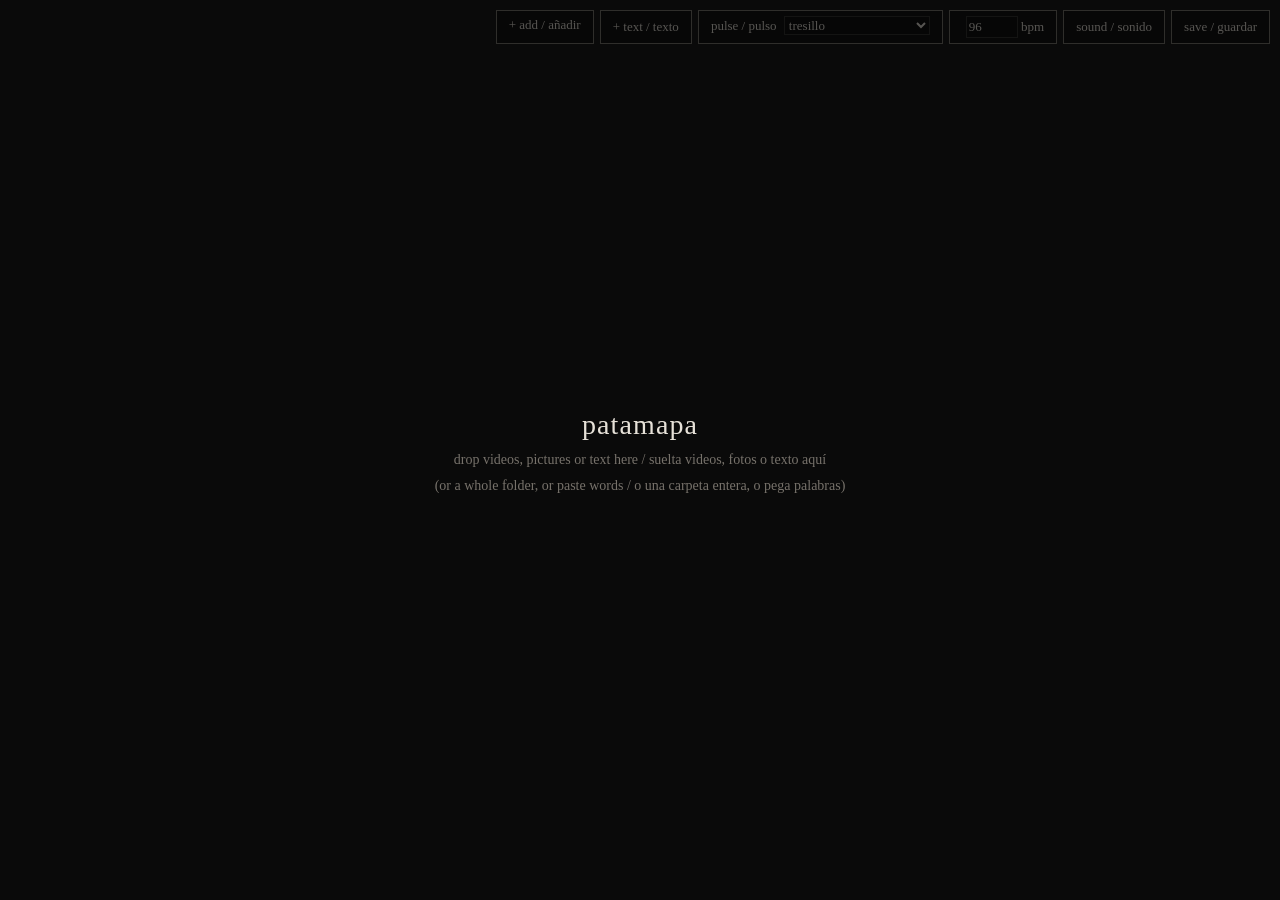
<file: downloads/patamapa_v3.html>
<!doctype html>
<html lang="en">
<head>
<meta charset="utf-8">
<meta name="viewport" content="width=device-width, initial-scale=1">
<title>patamapa</title>
<!--
  patamapa.html, v3 — drop videos, pictures and words on it, throw them around, make a (pataphysical) map.
  v2 brought the words; v3 brings the pulse: the pictures push the words around them on a rhythm.

  1. Put this file anywhere and open it (Chrome or Edge).
  2. Drop videos or pictures on it (or a whole folder). They land on the canvas.
     Words: "+ text / texto", or paste text (Ctrl+V), or drop a .txt file.
  3. Drag anything to move it, drag its corner to make it bigger or smaller.
     Videos: double-click the name to rename, ♪ sound on/off, × remove.
     Words: double-click to write, A− A+ size,
            ◯ pour the words into a circle (¶ back to a paragraph),
            ⁘ scatter the paragraph into loose words.
     Words flow around the pictures they touch. A word (or a few) dropped right onto a picture
     sits on it, like a label.
  4. "pulse / pulso": on a beat the pictures push the words around them away, then let them settle.
     A rhythm (tresillo, son clave, fib...) at the bpm you set, or "loop / bucle": each video
     kicks its words when it starts over. The space bar kicks by hand, any time.
  5. "save / guardar" saves the map as patamapa.html IN THE FOLDER OF THE VIDEOS.
     Open that one and the map is there (the words are kept inside the file).

  The words are laid out with Pretext (github.com/chenglou/pretext, MIT, by Cheng Lou and contributors),
  bundled inside this file, so it keeps working offline.
-->
<style>
  :root { --bg: #0a0a0a; --ink: #e6e1d8; --dim: #77726b; --line: #2a2826; }
  * { box-sizing: border-box; }
  html, body { margin: 0; height: 100%; background: var(--bg); color: var(--ink); font: 14px/1.4 Georgia, serif; overflow-x: hidden; overflow-y: auto; }
  #stage { position: relative; width: 100%; min-height: 100vh; }
  #stage.over { outline: 2px dashed var(--dim); outline-offset: -12px; }
  #hint { position: fixed; inset: 0; display: flex; flex-direction: column; align-items: center; justify-content: center;
          gap: 6px; color: var(--dim); pointer-events: none; text-align: center; }
  #hint b { font-size: 28px; font-weight: normal; color: var(--ink); letter-spacing: .04em; }
  #bar { position: fixed; top: 10px; right: 10px; display: flex; gap: 6px; z-index: 100000; opacity: .35; transition: opacity .3s; }
  #bar:hover, body.editing #bar { opacity: 1; }
  #bar button, #bar label { font: inherit; font-size: 13px; background: rgba(0,0,0,.6); color: var(--ink); border: 1px solid var(--dim);
          padding: 5px 12px; cursor: pointer; }
  #bar button:hover, #bar label:hover { border-color: var(--ink); }
  #bar select, #bar input { font: inherit; font-size: 13px; background: #000; color: var(--ink); border: 1px solid var(--line); margin-left: 4px; }
  #bar input { width: 52px; }
  #bar.beat label:has(#pulse) { border-color: var(--ink); }
  #msg { position: fixed; bottom: 12px; left: 50%; transform: translateX(-50%); color: var(--ink); background: rgba(0,0,0,.7);
         padding: 6px 14px; border: 1px solid var(--line); opacity: 0; transition: opacity .4s; pointer-events: none; z-index: 100001; }
  #msg.on { opacity: 1; }

  .tile { position: absolute; touch-action: none; cursor: grab; user-select: none;
          transition: left .9s cubic-bezier(.2,.9,.25,1.15), top .9s cubic-bezier(.2,.9,.25,1.15), transform .9s cubic-bezier(.2,.9,.25,1.15); }
  .tile.held { cursor: grabbing; transition: none; }
  .tile.fresh { transform: scale(.15) rotate(var(--spin, 0deg)); }
  .tile video, .tile img { display: block; width: 100%; height: auto; background: #000; pointer-events: none; user-select: none; }
  .tile .name { position: absolute; left: 0; bottom: 0; padding: 3px 7px; font-size: 12px; letter-spacing: .06em;
                background: rgba(0,0,0,.55); color: #fff; outline: none; cursor: text; max-width: 100%; }
  .tile .name:empty { display: none; }
  .tile .tools { position: absolute; top: 4px; right: 4px; display: flex; gap: 3px; opacity: 0; transition: opacity .2s; z-index: 3; }
  .tile:hover .tools { opacity: 1; }
  .tile .tools button { font: 12px/1 Georgia, serif; min-width: 24px; height: 24px; padding: 0 4px; background: rgba(0,0,0,.65);
                        color: #fff; border: 1px solid rgba(255,255,255,.35); cursor: pointer; }
  .tile .tools button.on { background: #e6e1d8; color: #000; }
  .tile .grip { position: absolute; right: 0; bottom: 0; width: 26px; height: 26px; cursor: nwse-resize; opacity: 0;
                border-right: 2px solid #fff; border-bottom: 2px solid #fff; transition: opacity .2s; z-index: 3; }
  .tile:hover .grip, .tile.held .grip { opacity: .8; }
  .tile.missing video, .tile.missing img { min-height: 80px; outline: 1px dashed var(--dim); }

  /* words: each line is placed by Pretext */
  .words .lines { position: relative; pointer-events: none; }
  .words .ln { position: absolute; white-space: pre; color: var(--ink); text-shadow: 0 0 3px #000, 0 0 1px #000; }
  .words.circle .ln { text-align: center; }
  .words:hover { outline: 1px dashed rgba(255,255,255,.18); }
  .words.circle:hover { outline: none; }
  .words.circle:hover .lines { outline: 1px dashed rgba(255,255,255,.18); border-radius: 50%; }
  .words .tools { top: -28px; right: 0; }
  .words textarea { position: absolute; left: 0; top: 0; width: 100%; min-height: max(100%, 7em); z-index: 2; resize: none;
                    background: rgba(0,0,0,.8); color: var(--ink); border: 1px dashed var(--dim); padding: 0; outline: none; }
  .words.editing .lines { visibility: hidden; }
</style>
</head>
<body>
<div id="stage"></div>
<div id="hint"><b>patamapa</b><span>drop videos, pictures or text here / suelta videos, fotos o texto aquí</span>
  <span>(or a whole folder, or paste words / o una carpeta entera, o pega palabras)</span></div>
<div id="bar">
  <label>+ add / añadir<input id="pick" type="file" accept="video/*,image/*,.txt,.md,text/plain" multiple hidden></label>
  <button id="addtext">+ text / texto</button>
  <label title="the pictures push the words on this rhythm / las imágenes empujan las palabras con este ritmo">pulse / pulso
    <select id="pulse"></select></label>
  <label title="beats per minute / pulsos por minuto"><input id="bpm" type="number" value="96" min="20" max="300" step="1"> bpm</label>
  <button id="sound">sound / sonido</button>
  <button id="save">save / guardar</button>
</div>
<div id="msg"></div>
<script>/* Pretext 1.0.0, github.com/chenglou/pretext
MIT License

Copyright (c) 2026 Pretext contributors

Permission is hereby granted, free of charge, to any person obtaining a copy
of this software and associated documentation files (the "Software"), to deal
in the Software without restriction, including without limitation the rights
to use, copy, modify, merge, publish, distribute, sublicense, and/or sell
copies of the Software, and to permit persons to whom the Software is
furnished to do so, subject to the following conditions:

The above copyright notice and this permission notice shall be included in all
copies or substantial portions of the Software.

THE SOFTWARE IS PROVIDED "AS IS", WITHOUT WARRANTY OF ANY KIND, EXPRESS OR
IMPLIED, INCLUDING BUT NOT LIMITED TO THE WARRANTIES OF MERCHANTABILITY,
FITNESS FOR A PARTICULAR PURPOSE AND NONINFRINGEMENT. IN NO EVENT SHALL THE
AUTHORS OR COPYRIGHT HOLDERS BE LIABLE FOR ANY CLAIM, DAMAGES OR OTHER
LIABILITY, WHETHER IN AN ACTION OF CONTRACT, TORT OR OTHERWISE, ARISING FROM,
OUT OF OR IN CONNECTION WITH THE SOFTWARE OR THE USE OR OTHER DEALINGS IN THE
SOFTWARE.

------------------------------------------------------------------------------

Notices of the sources that parts of this package follow or are generated
from.

Chromium: the Han kerning character types and tests, the line break pair table
and the script classes.

Copyright 2015 The Chromium Authors
Copyright 2016 The Chromium Authors
Copyright 2023 The Chromium Authors

Redistribution and use in source and binary forms, with or without
modification, are permitted provided that the following conditions are
met:

   * Redistributions of source code must retain the above copyright
notice, this list of conditions and the following disclaimer.
   * Redistributions in binary form must reproduce the above
copyright notice, this list of conditions and the following disclaimer
in the documentation and/or other materials provided with the
distribution.
   * Neither the name of Google LLC nor the names of its
contributors may be used to endorse or promote products derived from
this software without specific prior written permission.

THIS SOFTWARE IS PROVIDED BY THE COPYRIGHT HOLDERS AND CONTRIBUTORS
"AS IS" AND ANY EXPRESS OR IMPLIED WARRANTIES, INCLUDING, BUT NOT
LIMITED TO, THE IMPLIED WARRANTIES OF MERCHANTABILITY AND FITNESS FOR
A PARTICULAR PURPOSE ARE DISCLAIMED. IN NO EVENT SHALL THE COPYRIGHT
OWNER OR CONTRIBUTORS BE LIABLE FOR ANY DIRECT, INDIRECT, INCIDENTAL,
SPECIAL, EXEMPLARY, OR CONSEQUENTIAL DAMAGES (INCLUDING, BUT NOT
LIMITED TO, PROCUREMENT OF SUBSTITUTE GOODS OR SERVICES; LOSS OF USE,
DATA, OR PROFITS; OR BUSINESS INTERRUPTION) HOWEVER CAUSED AND ON ANY
THEORY OF LIABILITY, WHETHER IN CONTRACT, STRICT LIABILITY, OR TORT
(INCLUDING NEGLIGENCE OR OTHERWISE) ARISING IN ANY WAY OUT OF THE USE
OF THIS SOFTWARE, EVEN IF ADVISED OF THE POSSIBILITY OF SUCH DAMAGE.

Chromium and WebKit files whose headers carry the license below: two character
ranges of Han kerning and the list of cursive scripts (Chromium), the language
and script lists of the generic font families (WebKit).

Copyright (C) 2014 Google Inc. All rights reserved.
Copyright (c) 2012 Google Inc. All rights reserved.
Copyright (C) 2013 BlackBerry Limited. All rights reserved.
Copyright (C) 2011 Google Inc. All rights reserved.
Copyright (C) 2021 Apple Inc. All rights reserved.

Redistribution and use in source and binary forms, with or without
modification, are permitted provided that the following conditions are
met:

    * Redistributions of source code must retain the above copyright
notice, this list of conditions and the following disclaimer.
    * Redistributions in binary form must reproduce the above
copyright notice, this list of conditions and the following disclaimer
in the documentation and/or other materials provided with the
distribution.
    * Neither the name of Google Inc. nor the names of its
contributors may be used to endorse or promote products derived from
this software without specific prior written permission.

THIS SOFTWARE IS PROVIDED BY THE COPYRIGHT HOLDERS AND CONTRIBUTORS
"AS IS" AND ANY EXPRESS OR IMPLIED WARRANTIES, INCLUDING, BUT NOT
LIMITED TO, THE IMPLIED WARRANTIES OF MERCHANTABILITY AND FITNESS FOR
A PARTICULAR PURPOSE ARE DISCLAIMED. IN NO EVENT SHALL THE COPYRIGHT
OWNER OR CONTRIBUTORS BE LIABLE FOR ANY DIRECT, INDIRECT, INCIDENTAL,
SPECIAL, EXEMPLARY, OR CONSEQUENTIAL DAMAGES (INCLUDING, BUT NOT
LIMITED TO, PROCUREMENT OF SUBSTITUTE GOODS OR SERVICES; LOSS OF USE,
DATA, OR PROFITS; OR BUSINESS INTERRUPTION) HOWEVER CAUSED AND ON ANY
THEORY OF LIABILITY, WHETHER IN CONTRACT, STRICT LIABILITY, OR TORT
(INCLUDING NEGLIGENCE OR OTHERWISE) ARISING IN ANY WAY OUT OF THE USE
OF THIS SOFTWARE, EVEN IF ADVISED OF THE POSSIBILITY OF SUCH DAMAGE.

WebKit: the line break pair table and the scan for break opportunities between
inline text items.

Copyright (C) 2005-2024 Apple Inc. All rights reserved.
Copyright (C) 2011-2024 Google Inc. All rights reserved.
Copyright (C) 2021-2023 Apple Inc. All rights reserved.
Copyright (C) 2018-2026 Apple Inc. All rights reserved.
Copyright (C) 2018-2023 Apple Inc. All rights reserved.
Copyright (C) 2018-2024 Apple Inc. All rights reserved.
Copyright (C) 2014 Google Inc. All rights reserved.

Redistribution and use in source and binary forms, with or without
modification, are permitted provided that the following conditions
are met:
1. Redistributions of source code must retain the above copyright
   notice, this list of conditions and the following disclaimer.
2. Redistributions in binary form must reproduce the above copyright
   notice, this list of conditions and the following disclaimer in the
   documentation and/or other materials provided with the distribution.

THIS SOFTWARE IS PROVIDED BY APPLE INC. AND ITS CONTRIBUTORS ``AS IS''
AND ANY EXPRESS OR IMPLIED WARRANTIES, INCLUDING, BUT NOT LIMITED TO,
THE IMPLIED WARRANTIES OF MERCHANTABILITY AND FITNESS FOR A PARTICULAR
PURPOSE ARE DISCLAIMED. IN NO EVENT SHALL APPLE INC. OR ITS CONTRIBUTORS
BE LIABLE FOR ANY DIRECT, INDIRECT, INCIDENTAL, SPECIAL, EXEMPLARY, OR
CONSEQUENTIAL DAMAGES (INCLUDING, BUT NOT LIMITED TO, PROCUREMENT OF
SUBSTITUTE GOODS OR SERVICES; LOSS OF USE, DATA, OR PROFITS; OR BUSINESS
INTERRUPTION) HOWEVER CAUSED AND ON ANY THEORY OF LIABILITY, WHETHER IN
CONTRACT, STRICT LIABILITY, OR TORT (INCLUDING NEGLIGENCE OR OTHERWISE)
ARISING IN ANY WAY OUT OF THE USE OF THIS SOFTWARE, EVEN IF ADVISED OF
THE POSSIBILITY OF SUCH DAMAGE.

ICU, in Chromium's and Apple's copies: the rule-based break iterator, the line
and grapheme break rules and the script and bracket properties.

© 2016 and later: Unicode, Inc. and others.
License & terms of use: http://www.unicode.org/copyright.html
Copyright (C) 1999-2016 International Business Machines Corporation
and others. All rights reserved.
Copyright (C) 2016 and later: Unicode, Inc. and others.
Copyright (C) 1999-2016, International Business Machines
Corporation and others.  All Rights Reserved.
Copyright (C) 1999-2014 International Business Machines
Corporation and others.  All Rights Reserved.
Copyright (C) 2005-2016, International Business Machines
Corporation and others.  All Rights Reserved.

ICU4X: the line break iterator, the line break data and the East Asian width
data.

Copyright © 2020-2024 Unicode, Inc.
Portions of ICU4X may have been adapted from ICU4C and/or ICU4J.
ICU 1.8.1 to ICU 57.1 © 1995-2016 International Business Machines Corporation and others.

From ICU's LICENSE file: the Unicode License V3, which ICU4X's LICENSE file
also gives, under its own copyright line above; then the ICU License.

UNICODE LICENSE V3

COPYRIGHT AND PERMISSION NOTICE

Copyright © 2016-2025 Unicode, Inc.

NOTICE TO USER: Carefully read the following legal agreement. BY
DOWNLOADING, INSTALLING, COPYING OR OTHERWISE USING DATA FILES, AND/OR
SOFTWARE, YOU UNEQUIVOCALLY ACCEPT, AND AGREE TO BE BOUND BY, ALL OF THE
TERMS AND CONDITIONS OF THIS AGREEMENT. IF YOU DO NOT AGREE, DO NOT
DOWNLOAD, INSTALL, COPY, DISTRIBUTE OR USE THE DATA FILES OR SOFTWARE.

Permission is hereby granted, free of charge, to any person obtaining a
copy of data files and any associated documentation (the "Data Files") or
software and any associated documentation (the "Software") to deal in the
Data Files or Software without restriction, including without limitation
the rights to use, copy, modify, merge, publish, distribute, and/or sell
copies of the Data Files or Software, and to permit persons to whom the
Data Files or Software are furnished to do so, provided that either (a)
this copyright and permission notice appear with all copies of the Data
Files or Software, or (b) this copyright and permission notice appear in
associated Documentation.

THE DATA FILES AND SOFTWARE ARE PROVIDED "AS IS", WITHOUT WARRANTY OF ANY
KIND, EXPRESS OR IMPLIED, INCLUDING BUT NOT LIMITED TO THE WARRANTIES OF
MERCHANTABILITY, FITNESS FOR A PARTICULAR PURPOSE AND NONINFRINGEMENT OF
THIRD PARTY RIGHTS.

IN NO EVENT SHALL THE COPYRIGHT HOLDER OR HOLDERS INCLUDED IN THIS NOTICE
BE LIABLE FOR ANY CLAIM, OR ANY SPECIAL INDIRECT OR CONSEQUENTIAL DAMAGES,
OR ANY DAMAGES WHATSOEVER RESULTING FROM LOSS OF USE, DATA OR PROFITS,
WHETHER IN AN ACTION OF CONTRACT, NEGLIGENCE OR OTHER TORTIOUS ACTION,
ARISING OUT OF OR IN CONNECTION WITH THE USE OR PERFORMANCE OF THE DATA
FILES OR SOFTWARE.

Except as contained in this notice, the name of a copyright holder shall
not be used in advertising or otherwise to promote the sale, use or other
dealings in these Data Files or Software without prior written
authorization of the copyright holder.

SPDX-License-Identifier: Unicode-3.0

ICU License - ICU 1.8.1 to ICU 57.1

COPYRIGHT AND PERMISSION NOTICE

Copyright (c) 1995-2016 International Business Machines Corporation and others
All rights reserved.

Permission is hereby granted, free of charge, to any person obtaining
a copy of this software and associated documentation files (the
"Software"), to deal in the Software without restriction, including
without limitation the rights to use, copy, modify, merge, publish,
distribute, and/or sell copies of the Software, and to permit persons
to whom the Software is furnished to do so, provided that the above
copyright notice(s) and this permission notice appear in all copies of
the Software and that both the above copyright notice(s) and this
permission notice appear in supporting documentation.

THE SOFTWARE IS PROVIDED "AS IS", WITHOUT WARRANTY OF ANY KIND,
EXPRESS OR IMPLIED, INCLUDING BUT NOT LIMITED TO THE WARRANTIES OF
MERCHANTABILITY, FITNESS FOR A PARTICULAR PURPOSE AND NONINFRINGEMENT
OF THIRD PARTY RIGHTS. IN NO EVENT SHALL THE COPYRIGHT HOLDER OR
HOLDERS INCLUDED IN THIS NOTICE BE LIABLE FOR ANY CLAIM, OR ANY
SPECIAL INDIRECT OR CONSEQUENTIAL DAMAGES, OR ANY DAMAGES WHATSOEVER
RESULTING FROM LOSS OF USE, DATA OR PROFITS, WHETHER IN AN ACTION OF
CONTRACT, NEGLIGENCE OR OTHER TORTIOUS ACTION, ARISING OUT OF OR IN
CONNECTION WITH THE USE OR PERFORMANCE OF THIS SOFTWARE.

Except as contained in this notice, the name of a copyright holder
shall not be used in advertising or otherwise to promote the sale, use
or other dealings in this Software without prior written authorization
of the copyright holder.

All trademarks and registered trademarks mentioned herein are the
property of their respective owners.
*/
var Pretext=(()=>{var ie=Object.defineProperty;var Ci=Object.getOwnPropertyDescriptor;var fi=Object.getOwnPropertyNames;var ui=Object.prototype.hasOwnProperty;var wi=(A,t)=>{for(var e in t)ie(A,e,{get:t[e],enumerable:!0})},hi=(A,t,e,n)=>{if(t&&typeof t=="object"||typeof t=="function")for(let o of fi(t))!ui.call(A,o)&&o!==e&&ie(A,o,{get:()=>t[o],enumerable:!(n=Ci(t,o))||n.enumerable});return A};var Ii=A=>hi(ie({},"__esModule",{value:!0}),A);var ya={};wi(ya,{clearCache:()=>Ei,layout:()=>ma,layoutNextLine:()=>Ya,layoutNextLineRange:()=>La,layoutWithLines:()=>Ha,materializeLineRange:()=>Sa,measureLineStats:()=>gi,measureNaturalWidth:()=>Ua,prepare:()=>Ma,prepareWithSegments:()=>ka,setLocale:()=>Ta,walkLineRanges:()=>Ra});var an={"chromium/line_normal":[0,182],"chromium/line_normal_cj":[1,182],"apple/line_normal":[2,183],"apple/line":[3,183],"apple/line_cj":[4,183],"chromium/char":[5,148],"apple/char":[6,149],"gecko/line":[7,196],"gecko/east_asian_width":[8,38],"chromium/script":[9,80]},sn=248,Bn="[base64]/AgEABQA/AwUBAQA/AQEAvQEBPwAFBAAlEwQUADUwEwQUAxMEFAwTADVFEwAUAWsKGABYKRgATwAYAFoAGABYAhj/[base64]/[base64]/[base64]/[base64]/[base64]/AANAAPEBCgABkgEB8gECZggA9y8NB2b/BQ3VA2coAADzAQgNFWZgAHJm/EMAA2cAAAZnAAABZwAAogINDgAAGhwAAhoBAAAaDQADGgcAiwMNgxIAagEEAAwBAgAIAQYACQEBAAABAQQACQMt2x4A7wE3CfQBAjcCALMDNwUAFjcOABA3DgAtGAEAFhgIAHMFOwD1AQUJACYFAQA7BQF/AhgCBQV/By0HGAEFBhgdBQMYPAUUAEEUAvUBABR5ABMFCwATBQsAVlIIABZSAQWGAQBUBQAARgUAAAEFAQAABQEAAQUBAAMFAAALBQAAAAUAAAYFAABABQAAAwUBAAcFAAAGBQAAGwUAAAMFAAAEBQAAAAUCAAYFAADTAgUBAKMCBQEAMWn/AwE2BAMBMQQHAQAEDQEABAEBAwkAAQ4ABAQAAA4EzwgAHhMFAAUT1AEABgQAABAEAQAGBAAAAQQAAAQEBAA9NSAAADpvACwBAgAGBAYBAQAJDgMAAQG/[base64]/Aw0BAP3/Aw2BgCgAAEkALR1JX39/Se8BGI8cSf/fCwA=",gn="sBPUAQsLMzQDCwMLKgQLIiIqEw4LC0ALCz8wFAMqKjstAwM/BBcMCx8NA0AsA0AfKgMWKgsaIisYCwkLKywDPgoMIQMyFSoDDg4NEwsLLxMUCRADCQ0tCwsMFwMVGQMLFSAhGSssLQ8rISotCxMVAxMNCQsOFEAXBB4LCwsLKSI5DhQDBAYTEAM/GxwdBAMmJx4oLDIDAyoLNTU3LCwqLCwgExUhCwUHCA8REg8UBgsLAwMVEBADCwwEHgQVExUjCwMXJAMlFhgVBAspLgkEFBQZBDErAyoEAF4kFA4sMjYVMik3MissMioyLTgnGQQ5FR8gOToyLRMDPD0LCzQ1CvgBBEELC0AB+AEFPC0DA0AD+AEEQSwDQQz4AQE/MvgBAUEF+AEBOgT4AQFABvgBATMA+AEDNjY4JvgBAg4UFPgBBTcVMik4A/[base64]",cn=[1055,5151,25631,8,42015,12,10,1,479,351,287,31,415,159,4,2,2064,16,543,4097,24577,63,5121,-7137,58399],re={"chromium/line_normal":[65,63,11,365,null,"[base64]/[base64]/[base64]/[base64]/[base64]/[base64]"],"chromium/line_normal_cj":[66,64,11,367,null,"AQA/[base64]/[base64]/[base64]/yAQPzAQn0AQBZARumAQBzAgt5HR8ABQQGeAR5HHobeABbARumAQBbAwEFF84BAc8BABIDBnwhfRt8AFwDAQUXzgEBzwEAAgMGfiF/[base64]/sBAG8EBv0BEv4BDv0BG/0BAHABG6YBAAMFBv8BBIACDagBDv8BG/[base64]/[base64]"],"apple/line_normal":[65,63,11,365,"chromium/line_normal","BgACOAAAKicAAjgAACoLAAI4AAAqDgACOAAAKi0AAjh2APMBAQACOAAAKhtnARumAVq2AQEAAw=="],"apple/line":[65,63,11,365,"apple/line_normal",""],"apple/line_cj":[65,63,11,365,"apple/line_normal",""],"chromium/char":[21,21,3,16,null,"AQASBgIAAgADAAQABQAEAAYABAAHAAQACAAJAAoABAAEAAkACgALAAABAAEAAQEHAgACBQsEAQQBBAMEAAQAAQQLBQMFAwUADAAFBAABBQAAAAAAAAMDCwcDDQQHAAQEEAgACQMJAAoABQIRCQAKAAEBEQAABwEXDgAIAQoFAAYDCw0CBwUNAAMCAQIVDwAAAQAC"],"apple/char":[21,21,3,16,"chromium/char",""]},ln="5DAIgAAACAAAAAQDBAYA/+v/+/8CAQF/DBwACAEADhwCCAAUAQQfgAlAFDgAGBwAGFQAJAEANHAAKDgACBwM9hYAuP///+////9vACsAJDgADAEACIgDAA4eABiYAgDmARwANKQDAChUACQcBLyW/7kH+AMAoQLAAwDqAxwBAFm4BwCeBhwAFYAHAYAY9BMAGpAUAK4BmAIB/xYBAX/wBYwIABgBAZgC5gcBDBCMDwBQHAC2AbQCAAeIGAGGBYgYAScM3AoANIwBAH7QAgEA2wH0BQDAAXAAlg0cAA==",ae="5DAIgAAACAAAAAQDBAYA/+v/+/8CAQF/DBwACAEADhwCCAAUAQQfgAlAFDgAGBwAGFQAJAEANHAAKDgACBwE/1cA/gTAAgAAKwQfgAnAAxAB/xg4AAwBAAiIAwAOHgAYmAIA5gEcADSkAwAoVAAkHAy8lv+5////7////2+kAsADAOoDHAEAWbgHAJ4GHAAVgAcBgBj0EwAakBQArgGYAgH/FgEBf/AFjAgAGAEBmALmBwEMEIwPAFAcALYBtAIAB4gYAYYFiBgBJwzcCgA0jAEAftACAQDbAfQFAMABcACWDRwA",se={"":[8220,0,8221,1,8216,0],agq:[8221,1],am:[171,0,187,1,8249,0,8250,1],ar:[],ast:[171,0,187,1,8220,0,8221,1],bas:[171,0,187,1,8221,1],be:[171,0,187,1,8221,1],bg:[8221,1,8221,1],blo:[171,0,187,1,8220,0,8221,1],bm:[171,0,187,1,8220,0,8221,1],br:[171,0,187,1,8220,0,8221,1],bs:[8221,1,8216,0],bua:[171,0,187,1,8221,1],ca:[171,0,187,1,8220,0,8221,1],cs:[8221,1],cv:[171,0,187,1,8220,0,8221,1],da:[],de:[8221,1],dsb:[8221,1],dua:[171,0,187,1,8216,0],dyo:[171,0,187,1,8220,0,8221,1],el:[171,0,187,1,8220,0,8221,1],eo:[8220,0,8221,1,171,0,187,1],et:[8221,1],eu:[171,0,187,1,8220,0,8221,1],ewo:[171,0,187,1,8220,0,8221,1],fa:[171,0,187,1,8249,0,8250,1],ff:[8221,1],fi:[],fr:[171,0,187,1,171,0,187,1],fur:[8216,0,8220,0,8221,1],gsw:[171,0,187,1,8249,0,8250,1],he:[],hr:[8221,1],hsb:[8221,1],hu:[8221,1,187,0,171,1],hy:[171,0,187,1,171,0,187,1],ia:[8216,0,8220,0,8221,1],ie:[171,0,187,1,8220,0,8221,1],is:[8221,1],it:[171,0,187,1,8220,0,8221,1],ja:[],jgo:[171,0,187,1,8249,0,8250,1],ka:[8221,1,171,0,187,1],kab:[171,0,187,1,8220,0,8221,1],kk:[171,0,187,1,8220,0,8221,1],kkj:[171,0,187,1,8249,0,8250,1],ksf:[171,0,187,1,8216,0],ksh:[8221,1],ky:[171,0,187,1,8221,1],lag:[],lb:[8221,1],lij:[171,0,187,1,8220,0,8221,1],lt:[8221,1,8221,1],luy:[8221,1],mg:[171,0,187,1,8220,0,8221,1],mk:[8221,1],mua:[171,0,187,1,8220,0,8221,1],mzn:[171,0,187,1,8249,0,8250,1],nb:[171,0,187,1,8216,0],nds:[8221,1],nl:[8216,0,8216,0],nmg:[8221,1,171,0,187,1],nn:[171,0,187,1,8216,0],nnh:[171,0,187,1,8220,0,8221,1],no:[171,0,187,1,8216,0],oc:[171,0,187,1,171,0,187,1],os:[171,0,187,1,8221,1],pl:[8221,1,171,0,187,1],pms:[171,0,187,1,8220,0,8221,1],prg:[8221,1,8221,1],rm:[171,0,187,1,8249,0,8250,1],rn:[],ro:[8221,1,171,0,187,1],ru:[171,0,187,1,8221,1],rw:[171,0,187,1,8216,0],sah:[171,0,187,1,8221,1],sc:[171,0,187,1,8220,0,8221,1],se:[],sg:[171,0,187,1,8220,0,8221,1],shi:[171,0,187,1,8221,1],sk:[8221,1],sl:[8221,1],sn:[],sr:[8221,1],ss:[8216,0,8220,0,8221,1],st:[8216,0,8220,0,8221,1],sv:[],syr:[],szl:[8221,1,187,0,171,1],ti:[171,0,187,1,8220,0,8221,1],tk:[8220,0,8221,1,8220,0,8221,1],tn:[8216,0,8220,0,8221,1],ts:[8216,0,8220,0,8221,1],tyv:[171,0,187,1,8221,1],ug:[187,0,171,1,8250,0,8249,1],uk:[171,0,187,1,8221,1],ur:[],uz:[8220,0,8221,1],ve:[8216,0,8220,0,8221,1],wae:[171,0,187,1,8249,0,8250,1],yav:[171,0,187,1,171,0,187,1],yi:[],yue:[],zgh:[171,0,187,1,8221,1],az_Cyrl:[171,0,187,1,8249,0,8250,1],bs_Cyrl:[8221,1],ff_Adlm:[8220,0,8221,1,8216,0],fr_CA:[171,0,187,1],fr_CH:[171,0,187,1,8249,0,8250,1],kk_Arab:[187,0,171,1,8250,0,8249,1],ms_Arab:[],pt_AO:[171,0,187,1,8220,0,8221,1],pt_CH:[171,0,187,1,8220,0,8221,1],pt_CV:[171,0,187,1,8220,0,8221,1],pt_FR:[171,0,187,1,8220,0,8221,1],pt_GQ:[171,0,187,1,8220,0,8221,1],pt_GW:[171,0,187,1,8220,0,8221,1],pt_LU:[171,0,187,1,8220,0,8221,1],pt_MO:[171,0,187,1,8220,0,8221,1],pt_MZ:[171,0,187,1,8220,0,8221,1],pt_PT:[171,0,187,1,8220,0,8221,1],pt_ST:[171,0,187,1,8220,0,8221,1],pt_TL:[171,0,187,1,8220,0,8221,1],ti_ER:[8216,0,8220,0,8221,1],uz_Arab:[8220,0,8221,1,8216,0],uz_Cyrl:[8220,0,8221,1,8216,0],zh_Hant:[]},yt=68,Be=54,En=67,Qn="kCQB/QMBAf8AAgABAwABBAH9BQgAAQYB/QQKAAEEAf0EEwAHPQH/DkQB/wdEAf8BBQT///8qBEgADEQC/T8BAgAgiAEBKgEPAT5SiAEE/z//QA6IAQAWRAL/Pg/MAQH/BgIAIMwBABDUAgBAkAIABCEAIkQBPBKIAQAOoAQB/SvMAQH/BgEACAwAEQEBKhIXAf1KAQH/BKwEAAa+AQH9Bw0D/f+yFpgDACawBgA6RAAE5AQC/TtV9AYAIEQABYgBAv87ErgHAB3qAgAnLAAEiAEB/xGQAgBA1AIAPkQAJewFADQBABuIAQAEJAA4zAEB/yKQAgADoAQBPQugBAE9KdgLAB3ACAH/RLAGACpEAf9xoAQAIvQGAAREACbUAgABiwMAAiwAZqAEAEeoBQCEAQEAXdwDABuwBgArrAgBNxDACABARAAgzAEAArwBADrgDAAtRAAVswoAWkQAQNgLAAoPASs/RAEsHDABOC7gDAAL7AUBQVj0FwAOkBMB/RGQEwP9Of0qhAkB/07gDABeRAAoiQQAFagWAEyYAwAPxBMACzABNRIlAGmMCgErQ4wKABGwBgH+BQEB/wADAf8ABgH/BhIABg0C/v8EHAT//v/+CAEASZgUAf0LzBIABrAGAAUPArH9FLgYAAfxBgAb9AYAAEQBPFbQGwACVwA4sAYB/iwBAf8OEwATogIB/xAOASoFtwIAVsAIAHwBAA==";var X=1,Wt=2,vt=4,XA=8,$A=16;function _t(A){if(A===null||A.length<2||A.length>2&&A.charCodeAt(2)!==45&&A.charCodeAt(2)!==95)return"root";let t=A.charCodeAt(0)|32,e=A.charCodeAt(1)|32;return t===106&&e===97?"ja":t===107&&e===111?"ko":t===122&&e===104?"zh":"root"}function at(A){let t=atob(A),e=0,n=()=>{let i=0,s=1,a;do a=t.charCodeAt(e++),i+=(a&127)*s,s*=128;while(a>=128);return i},o=new Uint8Array(n()),r=0;for(;e<t.length;){for(let a=n();a>0;a--)o[r++]=t.charCodeAt(e++);if(e>=t.length)break;let i=n()+4,s=r-n();if(s+i<=r)o.copyWithin(r,s,s+i);else for(let a=0;a<i;a++)o[r+a]=o[s+a];r+=i}if(r!==o.length)throw new Error("A packed table unpacked to the wrong length");return o}function Fn(A){let t=atob(A),e=new Int32Array(t.length),n=0;for(let o=0;o<t.length;){let r=t.charCodeAt(o++),i=r&127;for(let s=7;r>=128;s+=7)r=t.charCodeAt(o++),i|=(r&127)<<s;e[n++]=i}return e.subarray(0,n)}function uA(A,t){return A.values[A.index[t>>8]<<8|t&255]}function xi(A,t,e){let n=new Uint16Array(4352),o=new Uint8Array(e<<8),r=new Int32Array(256).fill(-1),i=0,s=0,a=0,B=-1;for(let g=0;g<=A.length;g+=2){let c=g<A.length?t[A[g+1]]:-1;if(c!==B){for(;s<a;){let l=s>>8;if(!(s&255)&&a-s>=256)r[B]<0&&(r[B]=i,o.fill(B,i<<8,++i<<8)),n.fill(r[B],l,a>>8),s=a&-256;else{s&255||(n[l]=i++);let E=Math.min(a,l+1<<8),Q=n[l]-l<<8;o.fill(B,s+Q,E+Q),s=E}}B=c}g<A.length&&(a+=A[g]+1)}if(a!==1114112)throw new Error("The class runs don't cover U+0000..U+10FFFF");return{index:n,values:o}}var Cn=null,fn=null;function st(A){let[t,e]=an[A];return Cn??=Fn(Bn),fn??=at(gn),xi(Cn,fn.subarray(t*sn),e)}function YA(A,t){let e=null;return()=>e??=new RegExp(A,t)}var di=[YA(String.raw`^[\p{L}\p{N}]$`,"u"),YA(String.raw`^\p{M}$`,"u"),YA(String.raw`^\p{P}$`,"u"),YA(String.raw`^[\p{Ps}\p{Pe}\p{Pi}\p{Pf}\p{Po}]$`,"u"),YA(String.raw`^\p{Default_Ignorable_Code_Point}$`,"u"),YA(String.raw`^\p{Emoji}$`,"u"),YA(String.raw`^\p{sc=Hangul}$`,"u")],un=0,At=1,jt=2,pi=3,PA=4,Mn=5,kn=6,Di=null,wn=new Map;function W(A,t){let e=Di??=new Uint16Array(65536),n=1<<t*2,o=A<65536?e[A]:wn.get(A)??0;return o&n<<1||(o|=n<<1|(di[t]().test(String.fromCodePoint(A))?n:0),A<65536?e[A]=o:wn.set(A,o)),(o&n)!==0}var mn=null;function fe(){return mn??=new Intl.Segmenter(void 0,{granularity:"word"})}function bn(){mn=null}var Dt=1,Gi=0,ge=1;function Fi(A,t,e,n){let o=new Uint16Array(t*A);e!==null&&o.set(e);for(let r=0,i=-A;r<n.length;){i+=(n[r++]+1)*A;let s=n[r++]*A;s>0&&o.copyWithin(i,i-s,i-s+A);let a=i-1;for(let B=n[r++];B>0;B--)a+=1+n[r++],o[a]=n[r++]}return o}function Sn(A){let[t,,,e,n,o]=re[A];return Fi(t+3,e,n===null?null:Sn(n),Fn(o))}var hn={};function Zt(A){let t=hn[A];if(t===void 0){let[e,n,o]=re[A];t=hn[A]={catCount:e,dictCategoriesStart:n,rowWidth:e+3,rows:Sn(A),lookAheadResultsSize:o,classes:st(A)}}return t}var Mi={chars:[],categories:[]};function Rn(A,t,e,n=Mi){let o=A.rows,r=A.rowWidth,i=A.dictCategoriesStart,s=t.length,a=new Int32Array(A.lookAheadResultsSize).fill(-1),B=n.chars,g=B.length;for(let c=0;c<s;){let l=0,E=c,Q=-1,f=c,w=t.charCodeAt(f++);if((w&64512)===55296&&f<s){let m=t.charCodeAt(f);(m&64512)===56320&&(f++,w=(w-55296<<10)+m-56320+65536)}let C=!1,I=!1,h=Dt*r,x=0;for(;;){if(C){if(I)break;I=!0,x=1}else{let p=!1;for(let S=0;S<g;S++)if(w===B[S]){x=n.categories[S],p=!0;break}p||(x=uA(A.classes,w),x>=i&&l++)}let m=o[h+3+x];h=m*r;let d=o[h];if(d===ge)E=f;else if(d>ge&&a[d]>=0){Q=a[d];break}let D=o[h+1];if(D>ge&&(a[D]=f),m===Gi)break;if(!I){if(f>=s)C=!0;else if(w=t.charCodeAt(f++),(w&64512)===55296&&f<s){let p=t.charCodeAt(f);(p&64512)===56320&&(f++,w=(w-55296<<10)+p-56320+65536)}}}Q<0&&(Q=E,E===c&&(Q=c+1,(t.charCodeAt(c)&64512)===55296&&Q<s&&(t.charCodeAt(Q)&64512)===56320&&Q++)),e[Q]=1,l>0&&ki(A,t,c,Q,e),c=Q}}function le(A,t){return uA(A.classes,t)>=A.dictCategoriesStart}function ki(A,t,e,n,o){let r=-1;for(let i=e;i<=n;){let s=!1,a=1;if(i<n){let B=t.charCodeAt(i);(B&64512)===55296&&i+1<t.length&&(t.charCodeAt(i+1)&64512)===56320&&(B=(B-55296<<10)+t.charCodeAt(i+1)-56320+65536,a=2),s=le(A,B)}if(s)r<0&&(r=i);else if(r>=0){if(i-r>1)for(let B of fe().segment(t.slice(r,i)))B.index>0&&(o[r+B.index]=1);r=-1}i+=a}}var dt=32,pt=9,it=10,mi=8203,ue=8232,we=8233,bi=12288,Si=null,Ri;function Un(){return Ri??=new Intl.DateTimeFormat().resolvedOptions().locale}var Kt=0,Ee=1,In=2;function xn(A){return A===dt||A===pt||A===it}function Ui(A,t,e,n){if(e<33||n<33)return Kt;if(e===45)if(n<=127){if(n>=48&&n<=57){let o=t|32;return t>=48&&t<=57||o>=97&&o<=122?Ee:Kt}}else return In;if(e<=255&&n<=255){let o=n-33;return A[(e-33)*28+(o>>3)]&1<<(o&7)?Ee:Kt}return In}function Yi(A,t,e,n){let o=W(e,At)?t:e;return W(o,un)&&!le(A,o)&&W(n,un)&&!le(A,n)}function Yn(A,t,e){let n=A.length,o=new Uint8Array(n+1);if(n<2)return o;let r=Si??=at(ln),i=_t(e)==="zh"?"line_normal_cj":"line_normal",s=Zt(`chromium/${i}`),a=null,B=0,g=A.charCodeAt(0);for(let c=1;c<n;B=g,g=A.charCodeAt(c),c++){let l=A.charCodeAt(c);if(xn(l))continue;if(xn(g)){o[c]=1;continue}let E=Ui(r,B,g,l);if(E===Ee){o[c]=1;continue}t&&Yi(s,B,g,l)||E!==Kt&&(a===null&&(a=new Uint8Array(n+1),Rn(s,A,a)),a[c]===1&&(o[c]=1))}return o}var V=1,rt=2,ot=4,VA=8,Nt=16,Pt=32,Qe=64,NA=128,Ln=256,Ot=512,Jt=1024,z=32768,Hn=null,dn=new Map;function Ce(A){return A===dt||A===it||A===pt||A===ue||A===we}function pn(A){return A>=48&&A<=57}function Dn(A){let t=A|32;return t>=97&&t<=122}function Gn(A){switch(A>>7){case 0:switch(A>>4){case 0:return z;case 1:return ot;case 2:return A===32?Ln:A===34||A===39?NA:A===40?VA:A===41?Nt:z;case 3:return A<=57?V:z;case 4:return V;case 5:return A<=90?V:A===91?VA:A===93?Nt:z;case 6:return V;default:return A<=122?V:A===123?VA:A===125?Pt:z}case 1:return A===160?Qe:A>192?V:A===161||A===191?VA:A===171?NA|Ot:A===187?NA|Jt:z;case 2:case 3:case 4:return V;case 5:return A===712||A===716||A===735?z:V;case 6:return A===847||A>=860&&A<=866?Qe:A<880?ot:A===894?z:V;case 7:case 8:case 10:return V;case 9:return A>=1155&&A<=1161?ot:V;case 11:return A<=1416||A>=1480?V:A>=1425&&A<=1469||A===1471||A===1473||A===1474||A===1476||A===1477||A===1479?ot:z;case 64:return A===8216||A===8220?NA|Ot:A===8217||A===8221?NA|Jt:z;default:if(A>=11904&&A<=42191){if((A&65280)===12288){if(A<=12351)switch(A&31){case 1:case 2:case 9:case 11:case 13:case 15:case 17:case 21:case 23:case 25:case 27:case 30:case 31:return Pt;case 8:case 10:case 12:case 14:case 16:case 22:case 20:case 24:case 26:case 29:return VA;default:return z}return z}return(A&65520)===12784?z:(A&65528)===12872||(A&65472)===19904?V:A===40981?z:rt}return A>=44032&&A<=55215||A>=63744&&A<=64255?rt:z}}function Tn(A,t){return{text:A,secondToLast:0,last:0,priorLength:0,line:t,nextBoundary:null}}function Li(A,t){let e=A.nextBoundary;if(e===null){let i=(A.priorLength===2?String.fromCharCode(A.secondToLast,A.last):A.priorLength===1?String.fromCharCode(A.last):"")+A.text,s=new Uint8Array(i.length+1);Rn(A.line.rules,i,s,A.line.overrides),e=new Int32Array(i.length+2),e[i.length+1]=-1;for(let a=i.length;a>=0;a--)e[a]=s[a]===1?a:e[a+1];A.nextBoundary=e}let n=t+A.priorLength+1;if(n>=e.length)return-1;let o=e[n];return o<0?-1:o-A.priorLength}function yn(A,t,e){let n=t.text,o=n.length;if(e===0&&t.priorLength===0){if(o<=1)return o;e++}let r=e>1?n.charCodeAt(e-2):t.secondToLast,i=e>0?n.charCodeAt(e-1):t.last,s=0,a=0,B=0,g=-1;for(let c=e;c<o;r=i,i=a,s=B,c++){if(a=n.charCodeAt(c),B=0,Ce(a))return c;if(i===45&&pn(a)){if(pn(r)||Dn(r))return c;continue}if(i<=255&&a<=255){if(i>=33&&a>=33){let E=a-33;if(A[(i-33)*28+(E>>3)]&1<<(E&7))return c}continue}s===0&&(s=Gn(i)),B=Gn(a);let l=s|B;if(l&~(Ln|V|NA|Ot|Jt)){if((l|V)===(rt|V))return c;if(l&(Qe|NA)&&!(l&z)){if(l&rt&&l&NA&&(B&Ot||s&Jt))return c;continue}if(B===ot){B=s;continue}if(!(l&z)&&l&(Pt|Nt|VA)){if(B===Pt||B===Nt||s===VA)continue;if(l&rt)return c}if(g<c&&(g=Li(t,c-1)),g>=0&&c<g)for(let E=Math.min(g,o-1);c<E;r=i,i=a,s=B,c++){let Q=n.charCodeAt(c+1);if(Q<=255&&!Dn(Q))break}if(c===g&&!Ce(i))return c}}return o}function Kn(A,t,e){for(let n=t;n<A.length;n++){let o=A.charCodeAt(n);if(Ce(o)||o===mi)return n;if(o===bi||e&&W(o,pi)&&n+1<A.length)return n+1}return A.length}function Nn(A){let t=A??"",e=dn.get(t);if(e!==void 0)return e;let n=_t(t),o=Zt(n==="ja"||n==="ko"?"apple/line_normal":n==="zh"?"apple/line_cj":"apple/line"),r=t.split(/[-_]/),i=r[0].toLowerCase();for(let g=1;g<r.length;g++){let c=r[g];i+="_"+(c.length===4?c[0].toUpperCase()+c.slice(1).toLowerCase():c.toUpperCase())}let s=se[i];for(;s===void 0;){let g=i.lastIndexOf("_");i=g<0?"":i.slice(0,g),s=se[i]}let a=[],B=[];for(let g=0;g<s.length;g+=2)a.push(s[g]),B.push(uA(o.classes,s[g+1]===0?123:125));return e={rules:o,overrides:{chars:a,categories:B}},dn.set(t,e),e}var Hi=0,Ti=1,ce=2;function he(A,t,e,n){let o=Hn??=at(ae),r=Tn(A,Nn(n)),i=A.length,s=new Uint8Array(i+1),a=!1;for(let g=0;e&&g<i&&!a;g++)a=A.charCodeAt(g)>255;let B=-1;for(let g=0;g<i;){let c=Ti,l=g,E=A.charCodeAt(g);if(E===ue||E===we||t&&E===it)c=ce,l++,E!==it&&(s[l]=vt);else{for(;l<i;l++){let Q=A.charCodeAt(l);if(Q!==dt&&Q!==pt&&(t||Q!==it))break}if(l===g){c=Hi,l=i;for(let Q=g;Q<i;Q++){let f=e?Kn(A,Q,a):yn(o,r,Q);if(f!==g){l=f;break}}}}B>=0&&B!==ce&&c!==ce&&(s[g]=1),B=c,g=l}return s}function Pn(A,t,e,n){let o=A.charCodeAt(A.length-1),r=t.charCodeAt(0);if(r===it||r===ue||r===we)return!1;if(o===dt||o===pt||r===dt||r===pt)return!0;if(e)return Kn(t,0,!1)===0;let i=Hn??=at(ae),s=Tn(t,Nn(n)),a=A.length;return s.secondToLast=a>1?A.charCodeAt(a-2):0,s.last=a>0?A.charCodeAt(a-1):0,s.priorLength=s.last===0?0:s.secondToLast===0?1:2,yn(i,s,0)===0}var Ie=128;function yi(A){let t=Zt(A==="gecko/char"?"chromium/char":A),e=t.rowWidth,n=t.rows,o=n.length/e,r=new Uint8Array(o*t.catCount);for(let i=0;i<o;i++)for(let s=0;s<t.catCount;s++){let a=n[i*e+3+s];r[i*t.catCount+s]=a===0||n[a*e]>1?Ie|n[Dt*e+3+s]:a}return{rules:t,transitions:r,skipped:A==="gecko/char"?uA(t.classes,173):-1}}var On={};function OA(A){return(A&65280)===8192&&(A>=8234&&A<=8238||A>=8294&&A<=8297||(A&-2)===8206)||A===1564}function xA(A,t,e,n,o){let{rules:r,transitions:i,skipped:s}=On[A]??(On[A]=yi(A)),a=r.catCount,B=Dt,g=0;for(let c=e;c<n;){let l=t.charCodeAt(c),E=c+1;if((l&64512)===55296&&E<n){let w=t.charCodeAt(E);(w&64512)===56320&&(E++,l=(l-55296<<10)+w-56320+65536)}let Q=uA(r.classes,l);if(Q===s&&(l===173||OA(l))){c=E;continue}let f=i[B*a+Q];f&Ie&&(o!==null&&(o[g]=c),g++),B=f&~Ie,c=E}return B!==Dt&&(o!==null&&(o[g]=n),g++),g}var gt=173,oo=(A,t)=>(A&64512)===55296&&(t&64512)===56320,io=(A,t)=>65536+(A-55296<<10)+(t-56320),Ki=null;function ro(A){return A>=768&&(W(A,At)||A===8204||A===8205||A>=65438&&A<=65439||A>=127995&&A<=127999||A>=917536&&A<=917631)}function Ni(A){return A>=768&&(W(A,At)||A>=65438&&A<=65439||A>=127995&&A<=127999||A>=917536&&A<=917631)}function Pi(A,t){let e=uA(A,t);return e===2||e===3||e===5&&!W(t,Mn)}function Jn(A,t){return Pi(A,t)&&!W(t,kn)&&t!==8361}function Wn(A,t){return uA(A,t)!==0&&(W(t,jt)&&t!==8361||t===65374||t===12288)}function Oi(A){return A>=32&&A<127?!1:A<=159?!0:(A&65280)===8192&&(A===8203||A===8232||A===8233||A===8288)||A===65279||OA(A)}function sA(A,t){return A===gt||!t&&OA(A)}var vn=A=>A===32||A===9,ct=A=>A===32||A===9||A===10;function zt(A,t){for(let e=t;e<A.length;e++){let n=A.charCodeAt(e);if(Ni(n))return!0;if(!OA(n))return!1}return!1}function ao(A){let t=_t(A);return(t==="ja"||t==="zh")&&A.charCodeAt(2)!==95}function so(A,t,e,n){if(t===0||e>=A.length)return!1;let o=Ki??=st("gecko/east_asian_width"),r,i=t;do{let a=A.charCodeAt(i-1),B=i>1?A.charCodeAt(i-2):0;oo(B,a)?(r=io(B,a),i-=2):(r=a,i--)}while(W(r,PA)&&i>0);let s;i=e;do s=A.codePointAt(i),i+=s>65535?2:1;while(W(s,PA)&&i<A.length);return Jn(o,r)&&Jn(o,s)||n&&(Wn(o,r)||Wn(o,s))}function Ji(A,t,e,n){let o=A.length,r=new Int32Array(o),i=new Uint8Array(o),s=null,a=0,B=!1;if(e)for(let E=0;E<o;E++){let Q=A.charCodeAt(E);sA(Q,t)?(i[E]=1,B||=Q!==gt):r[a++]=E}else{let E=!1,Q=0,f=0,w=n===null?o:0;for(;Q<o;){let C=A.charCodeAt(Q);if(!ct(C)&&!sA(C,t)){(C===12||C===13&&A.charCodeAt(Q+1)!==10)&&((s??=new Uint8Array(o))[Q]=1),r[a++]=Q,E=!1,Q++;continue}if(ct(C)){if(Q>=w){for(;f<n.length&&n[f]<=Q;)f++;w=f<n.length?n[f]:o}let I=!1,h=C===10,x=0,m=0,d=E&&Q>0&&sA(A.charCodeAt(Q-1),t),D=Q+1;for(;D<w;D++){let p=A.charCodeAt(D);if(p===10)h=!0;else if(sA(p,t))m++;else if(!vn(p))break}for(;sA(A.charCodeAt(D-1),t);)D--,x++;!t&&A.charCodeAt(D-1)===32&&D<w&&zt(A,D)&&(I=!0,D--);for(let p=Q;p<D;p++){let S=A.charCodeAt(p);sA(S,t)?(i[p]=1,B||=S!==gt):E||h&&vn(S)?(i[p]=1,(m>x||d)&&((s??=new Uint8Array(o))[p]=1)):(r[a++]=p,E=!0)}I&&(r[a++]=D++);for(let p=0;p<x;p++)B||=A.charCodeAt(D)!==gt,i[D++]=1;Q=D;continue}i[Q]=1,B||=C!==gt,E=!1,Q++}}let g="",c=0,l=0;for(let E=0;E<a;E++){let Q=r[E],f=A.charCodeAt(Q);!e&&(f===9||f===10)?(g+=A.slice(c,l)+" ",c=l=Q+1):Q!==l?(g+=A.slice(c,l),c=Q,l=Q+1):l++}return g+=A.slice(c,l),{text:g,orig:r.subarray(0,a),skipped:i,leftOut:s,dropsBidiControl:B}}function Wi(A,t,e){switch(A.charCodeAt(t)){case 32:case 5760:return e||!zt(A,t+1);case 10:case 9:case 13:case 12:return!0;default:return!1}}function vi(A,t,e,n){if(n||t[0]===0)return!1;for(let o=0;o<A.length&&t[o]===1;o++)if(Wi(A,o,e))return!0;return!1}function xe(A,t){A.clusterStart[t]=0,A.isSpace[t]=0}function _n(A,t,e,n,o,r){let i=t.charCodeAt(e);n-e>1&&oo(i,t.charCodeAt(e+1))&&(i=io(i,t.charCodeAt(e+1))),ro(i)&&xe(A,e);let s=e;for(;s<n&&t.charCodeAt(s)<768;)s++;let a=s===n?0:xA(o,t,e,n,r);for(let B=0,g=e;g<n;B++){let c=t.charCodeAt(g);c===32||c===12288?A.isSpace[g]=1:c===2479&&g>e&&t.charCodeAt(g-1)===2509&&xe(A,g);let l=a===0?g+1:r[B];for(g++;g<l;g++)xe(A,g)}}function _i(A,t,e,n){let o=t.length,r=0;for(let i=0;i<o;i++){let s=t.charCodeAt(i);!((s===32||s===160)&&!(i+1<o&&ro(t.charCodeAt(i+1))))&&!Oi(s)||(i>r&&_n(A,t,r,i,e,n),s===32&&(A.isSpace[i]=1),r=i+1)}o>r&&_n(A,t,r,o,e,n)}var ji=null;function Gt(A,t){return t>1114111?0:uA(A.classes,t)}var Zi=1,qi=3,jn=10,zi=12,Zn=14,qn=16,Vi=21,Xi=22,$i=24,Ar=25,tr=29,er=30,nr=31,zn=32,Vn=33,or=35,de=46,Xn=47,$n=53,Ft=54,Ao=253,pe=254,to=255,qt=120;function eo(A){return A>=3585&&A<=3711?1:A>=3712&&A<=3839?2:A>=4096&&A<=4255||A>=43488&&A<=43519||A>=43616&&A<=43647?3:A>=6016&&A<=6143||A>=6624&&A<=6655?4:0}function ir(A){let t=[];for(let e=0;e<A.length;){let n=eo(A[e]),o=e+1;for(;o<A.length&&eo(A[o])===n;)o++;if(n!==0){let r="";for(let i=e;i<o;i+=4096)r+=String.fromCharCode(...A.slice(i,Math.min(o,i+4096)));for(let i of fe().segment(r))i.index>0&&t.push(e+i.index)}t.push(o),e=o}return t}function no(A){return A===Zi||A===qi||A===Ar||A===or||A===$i||A===Vi||A===Xi||A===tr||A===nr||A===er||A===zi}function Bt(A,t,e){let n=A.charCodeAt(t);if((n&64512)===55296&&t+1<e){let o=A.charCodeAt(t+1);if((o&64512)===56320)return((n&1023)<<10)+(o&1023)+65536}return n}function rr(A,t,e,n,o,r){let i=n-e,s=A.states,a=0,B=Bt(t,e,n),g=B>65535?2:1,c=[],l=0,E=0;for(;;){if(l<c.length){let w=c[l++]-E,C=0;for(;C!==w;){if(C+=B>65535?2:1,a=g,a>=i)return;B=Bt(t,e+a,n),g+=B>65535?2:1}E+=C,r[e+a]=1;continue}let Q=-1,f=!1;A:for(;;){let w=B,C=Q>=0?Q:Gt(A,w),I=f||Q<0&&C===Ft;if(a=g,a>=i)return;B=Bt(t,e+a,n),g+=B>65535?2:1;let h=Gt(A,B);if((h===Zn||h===Ft)&&C!==jn&&C!==qn&&C!==zn&&C!==Vn&&C!==Xn&&C!==$n){Q=C,f=h===Ft;continue}if(Q=-1,f=!1,o&&no(C)&&no(h))continue;if(Gt(A,w)===de&&h===de){let eA=[w&65535];for(let iA=a,Z=B;eA.push(Z&65535),iA+=Z>65535?2:1,!(iA>=i||(Z=Bt(t,e+iA,n),Gt(A,Z)!==de)););c=ir(eA),l=1;let EA=1;for(;EA!==c[0];){if(EA++,a=g,a>=i)return;B=Bt(t,e+a,n),g+=B>65535?2:1}E=EA;break}let x=s[C*yt+h];if(x===Ao||x===pe){if(I)continue;break}if(x===to)continue;let m=x>=qt?x-qt:x,d=g,D=a,p=B,S=I,H=h,_A=m>Be;for(;;){let eA=H===Ft,EA=m<=Be;if(a=g,a>=i){if(s[m*yt+En]!==pe)return;if(g=d,a=D,B=p,S)continue A;break A}B=Bt(t,e+a,n),g+=B>65535?2:1;let iA=Gt(A,B);if((iA===Zn||iA===Ft)&&H!==jn&&H!==qn&&H!==zn&&H!==Vn&&H!==Xn&&H!==$n){H=iA;continue}let Z=s[m*yt+iA];if(Z===to)continue A;if(Z===pe){if(g=d,a=D,B=p,eA){if(_A&&!S)break A;continue A}if(S)continue A;break A}if(Z===Ao){if(eA)continue A;break A}Z>=qt?(m=Z-qt,d=g,D=a,p=B,S=eA):(m=Z,EA&&(d=g,D=a,p=B,S=eA)),H=iA}}r[e+a]=1}}var ar=new Uint8Array([0,0,1,1,0,0,1,1,0,0,1,0,1,0,1,0,1,1,1,1,1,1,1,1,1,1,1,1,1,1,1,0,1,1,1,1,1,1,1,1,1,1,1,1,1,1,1,1,1,1,1,1,1,1,1,1,1,1,1,0,0,0,1,1,1,1,1,1,1,1,1,1,1,1,1,1,1,1,1,1,1,1,1,1,1,1,1,1,1,1,1,0,0,0,1,0]);function sr(A,t,e,n,o){let r=t.length,i=new Uint8Array(r),s=n,a=0,B=!1;for(let g=0;g<=r;g++){let c=g<r?t.charCodeAt(g):-1,l=c===32||c===9||c===13;if(s&&!l&&c>=0&&(i[g]=1),s=l,c>=0&&!l&&(e||c!==10)){c>=32&&c<=127&&ar[c-32]===1||(B=!0);continue}g>a&&B&&rr(A,t,a,g,o,i),B=!1,a=g+1}return i}function Bo(A,t,e,n,o=null){let r=A.length,i=new Uint8Array(r+1);if(r===0)return{breaks:i,leftOut:null,dropsBidiControl:!1};let s=!0;for(let E=0;E<r&&s;E++)s=A.charCodeAt(E)<256;let a=Ji(A,s,t,o),B=a.text.length;if(B===0)return{breaks:i,leftOut:null,dropsBidiControl:a.dropsBidiControl};let g={clusterStart:new Uint8Array(B).fill(1),isSpace:new Uint8Array(B)};_i(g,a.text,n,new Int32Array(B));let c=ji??={classes:st("gecko/line"),states:at(Qn)},l=sr(c,a.text,s,vi(A,a.skipped,s,t),e);for(let E=1;E<B;E++){let Q=a.orig[E],f=l[E]===1&&(g.clusterStart[E]===1||g.isSpace[E-1]===1),w=a.skipped[Q-1]===1&&A.charCodeAt(Q-1)===gt;f||w?i[Q]=f&&w?X|XA:X:g.clusterStart[E]===1&&(i[Q]=Wt)}return{breaks:i,leftOut:a.leftOut,dropsBidiControl:a.dropsBidiControl}}var P=0,BA=1,j=2,$=3,gA=4,q=5,LA=6,wA=7,v=8,cA=9,G=15,WA=16,hA=32,Fe=64,Mt=128,lo=["text","space","zero-width-break","soft-hyphen","preserved-space","tab","zero-width-glue","control","hard-break"],Br=/[ \t\n\r\f]{2,}|[\t\n\r\f]/g,gr=/[\t\n\r\f]| {2,}|^ | $/;function De(A,t){return A===32||A===9||A===10||A===13&&t==="blink"}function Eo(A,t,e=null){let n=t.lineBreakScan;if(n==="webkit"||!A.includes(`
`))return A;let o=n==="gecko"&&lr.test(A);if(!o&&!A.includes("\u200B"))return A;let r=o&&ao(e),i="",s=0;for(let a=A.indexOf(`
`);a!==-1;){let B=a;for(let l=a-1;l>=0;l--){let E=A.charCodeAt(l);if(De(E,n))B=l;else if(!(n==="gecko"&&sA(E,!1)))break}let g=a+1,c=g;for(;c<A.length;c++){let l=A.charCodeAt(c);if(De(l,n))g=c+1;else if(!(n==="gecko"&&sA(l,!1)))break}if(a=A.indexOf(`
`,c),n==="gecko"&&A.charCodeAt(g-1)===32&&zt(A,g)&&g--,!(A.charCodeAt(B-1)!==8203&&A.charCodeAt(g)!==8203&&!(o&&so(A,B,g,r)))){i+=A.slice(s,B);for(let l=B;l<g;l++)De(A.charCodeAt(l),n)||(i+=A[l]);s=g}}return s===0?A:i+A.slice(s)}function cr(A,t,e){let n=A.length;for(let o=A.length-1;o>=t;o--){let r=A.charCodeAt(o);if(JA(r))n=o;else if(!(e.lineBreakScan==="gecko"&&OA(r)))break}return n}var lr=/[\u1100-\uFFFF]/;function Ge(A){if(!gr.test(A))return A;let t=A.replace(Br," ");return t.charCodeAt(0)===32&&(t=t.slice(1)),t.length>0&&t.charCodeAt(t.length-1)===32&&(t=t.slice(0,-1)),t}function Er(A){return/[\r\f]/.test(A)?A.replace(/\r\n/g,`
`).replace(/[\r\f]/g,`
`):A}var go=/\p{M}/u;function Qr(A,t,e){if(t==="pre-wrap"){if(A===32)return gA;if(A===9)return q;if(A===10)return v}return A===32?BA:A===8203?j:A===173?$:A===133&&e==="webkit"?wA:P}function JA(A){return A===32||A===9||A===10||A===13||A===12}function Cr(A,t,e,n,o){let r=new Uint8Array(t+1),i=0;if(n==="pre-wrap"){for(let a=0;a<A.length;a++,i++)r[i]=e[a],A.charCodeAt(a)===13&&A.charCodeAt(a+1)===10&&(a++,e[a]&X&&(r[i]=e[a]));return r[t]=e[A.length],r}let s=0;for(;s<A.length&&JA(A.charCodeAt(s));)s++;for(;s<A.length;){let a=s+1;if(JA(A.charCodeAt(s))){for(;a<A.length&&JA(A.charCodeAt(a));)a++;if(a===A.length)break}!(e[s]&X)&&r[i]===0&&(r[i]=e[s]),o!==null&&(o[i]=A.charCodeAt(s));let B=s;for(;s<a;s++)e[s]&X&&(r[s===B?i:i+1]=e[s]);i++}return r[t]=e[s]&X?e[s]&vt:e[s],r}function co(A,t,e,n,o,r){return(n===8232||n===8233)&&t[e+1]&vt?v:n===173&&t[e+1]&XA&&fr(A,e)?j:Qr(n,o,r)}function fr(A,t){let e=t-1;for(;e>=0&&A.charCodeAt(e)===173;)e--;return e>=0&&A.charCodeAt(e)!==10}function ur(A){return A===P||A===BA||A===gA||A===$}function wr(A){return A<32||A>=127&&A<=159||A===8232||A===8233}function hr(A,t,e,n,o,r,i){let s=o==="gecko"?Mt:0,a=[],B=[],g=!1,c=!1,l=-1,E=-1;for(let C=0;C<A.length;C++){let I=A.charCodeAt(C);if(i&&C<l)continue;if(i&&sA(I,!1)&&(C===0||e[C]&$A||!sA(A.charCodeAt(C-1),!1))){let d=C,D=-1;for(;d<A.length&&sA(A.charCodeAt(d),!1)&&(d===C||!(e[d]&$A));d++)OA(A.charCodeAt(d))&&(D=d+1);if(D>0){let p=E>=0&&E!==v&&(e[C]&$A)!==0,S=E<0||E===v||p;if(S){let H=d===A.length||co(A,e,d,A.charCodeAt(d),n,o)===v;if(H||(p&&(e[C]=e[C]|e[d]&X),e[d]=e[d]&~(X|XA)),l=d,H&&E>=0)continue}else l=D;(S||g||c)&&(a.push(C),B.push(P|s),E=P,g=!1,c=!1);continue}}let h=co(A,e,C,I,n,o),x=h===P&&wr(I),m=(e[C]&X)===0;if(!(e[C]&(X|$A))&&!x&&!g&&!(c&&!go.test(A[C]))&&h===E&&ur(h)){e[C]&Wt&&(B[B.length-1]=B[B.length-1]&~Mt);continue}c=m&&h===P&&go.test(A[C])&&(g||E===j||E===$||E===wA),a.push(C),B.push(h|s),E=h,g=x}let Q=!1,f=B.length;for(let C=f-2;C>=0;C--){let I=B[C]&G,h=B[C+1]&G;if(!(e[a[C+1]]&X||I===v)){if(!r&&(h===q||h===gA&&I===q)){if(I===$)continue}else if(h===P||h===LA||h===wA)(I===j||I===$)&&(B[C]=B[C]&~G|LA);else continue;B[C+1]=B[C+1]|hA,Q=!0}}if(Q)for(let C=0;C<f;C++)B[C]&hA||(B[C]=B[C]|Fe);let w=[];for(let C=0;C<f;C++)w.push(A.slice(a[C],C+1<f?a[C+1]:A.length));return{normalized:A,spaceSources:t,texts:w,starts:a,flags:B,hasUnbroken:Q}}function Qo(A,t,e="normal",n="normal",o=null,r=null){let i=e==="pre-wrap",s=r===null?null:[],a=i?A:r!==null&&r.ownSegmentBreaks?Ir(A,r.starts,t,o,s):Eo(A,t,o);if(r!==null&&s.length===0)for(let Q=0;Q<r.starts.length;Q++)s.push(r.starts[Q]);let B=i?Er(A):Ge(a),g=n==="keep-all",c,l=null,E=!1;if(t.lineBreakScan==="blink")c=Yn(B,g,o);else{let Q;if(t.lineBreakScan==="webkit"){if(Q=r===null?he(a,i,g,o):pr(a,r,i,g,o),!i&&a!==B&&/\r(?!\n)/.test(a)){let f=0;for(let w=0;w<a.length;w++)a.charCodeAt(w)!==13||a.charCodeAt(w+1)===10?Q[f++]=Q[w]:Q[w+1]=Q[w+1]|Q[w];Q[f]=Q[a.length],a=a.replace(/\r(?!\n)/g,""),B=Ge(a)}}else{let f=Bo(a,i,g,t.graphemeTable,s);if(E=f.dropsBidiControl,Q=f.breaks,r!==null)for(let I=0;I<r.atomic.length;I++){if(!r.atomic[I])continue;let h=s[I]+1;for(;h<a.length&&sA(a.charCodeAt(h),!1);)h++;Q[h]=Q[h]&~XA}let w=f.leftOut,C=!i&&(E||w!==null)?cr(a,0,t):a.length;if(w!==null||C<a.length){let I=-1;if(w!==null&&C<a.length)for(let p=C-1;p>=0;p--){let S=a.charCodeAt(p);if(!ct(S)&&!sA(S,!1))break;if(ct(S)&&w[p]!==1){I=-1;break}ct(S)&&(I=p)}let h=w===null?C:0,x="",m=0,d=h,D=h-1;for(let p=h;p<a.length;p++){if(p<C?w!==null&&w[p]===1&&p!==I:JA(a.charCodeAt(p))){x+=a.slice(m,p),m=p+1;continue}let S=Q[p];Q[d++]=D>=0&&D<p-1&&S&X&&a.charCodeAt(D)===173?S|XA:S,D=p}Q[d]=Q[a.length],a=x+a.slice(m),B=Ge(a)}}t.lineBreakScan==="webkit"&&!i&&a!==B&&(l=new Uint16Array(B.length)),c=a===B?Q:Cr(a,B.length,Q,e,l)}return r!==null&&dr(A,B,c,r,t.lineBreakScan),hr(B,l,c,e,t.lineBreakScan,t.hangTabs,E)}function Ir(A,t,e,n,o){if(e.lineBreakScan==="webkit"||!A.includes(`
`))return A;let r="",i=0,s=A.indexOf(`
`);for(let a=0;a<t.length;a++){let B=t[a],g=a+1<t.length?t[a+1]:A.length;if(o.push(r.length+B-i),s<0||s>=g)continue;let c=A.slice(B,g),l=Eo(c,e,n);l.length!==c.length&&(r+=A.slice(i,B)+l,i=g),s=A.indexOf(`
`,g)}return i===0?A:r+A.slice(i)}function xr(A,t,e){let n=new Int32Array(t.length),o=e==="blink"?-1:13,r=e==="gecko"?12:-1,i=0;for(let s=0;s<t.length;s++){let a=t.charCodeAt(s);for(;i<A.length;){let B=A.charCodeAt(i);if(B===a||JA(B)&&(a===32?B!==o&&B!==r:a===10))break;i++}n[s]=i++,a===10&&A.charCodeAt(i-1)===13&&A.charCodeAt(i)===10&&i++}return n}function dr(A,t,e,n,o){let r=n.sourceOffsets=xr(A,t,o),{starts:i,atomic:s}=n;for(let a=0,B=0;a<i.length;a++){for(;B<t.length&&r[B]<i[a];)B++;if(B===t.length)break;e[B]=e[B]|$A,s[a]&&r[B]===i[a]&&(e[B]=e[B]|X,e[B+1]=e[B+1]|X|$A)}}function pr(A,t,e,n,o){let{items:r,starts:i,atomic:s}=t,a=new Uint8Array(A.length+1),B=-1;for(let g=0;g<i.length;g++){let c=i[g],l=g+1<i.length?i[g+1]:A.length;if(c===l)continue;let E=A.charCodeAt(c);if(l-c>1||E===8232||E===8233){let Q=he(r[g].text,e,n,o);for(let f=1;f<=l-c;f++)a[c+f]=Q[f]}if(B>=0&&!s[g]&&!s[B]){let Q=A.charCodeAt(c-1);(!e&&(E!==13&&JA(E)||Q!==13&&JA(Q))||Pn(r[B].text,r[g].text,n,o))&&(a[c]=a[c]|X)}B=g}return a}var Co=" aa ab ady af ak am ar as ast av ay az ba be bg bi bn bo bs ca ce ceb ch chk cs cy da de dv dz ee efi el en es et eu fa fi fil fj fo fr fur fy ga gaa gd gil gl gn gsw gu ha haw he hi hil ho hr ht hu hy id ig ii ilo inh is it iu ja jv ka kaj kam kbd kha kk kl km kn ko kok kos kpe krc ks ku kum ky la lah lb lez ln lo lt lv mai mdf mg mh mi mk ml mn mr ms mt my myv na nb ne niu nl nn nr nso ny oc om or os pa pag pap pau pl pon ps pt qu rm rn ro ru rw sa sah sat sd se sg si sid sk sl sm so sq sr ss st su sv sw ta te tet tg th ti tig tk tkl tl tn to tpi tr trv ts tt tvl tw ty tyv udm ug uk und ur uz ve vi wal war wo xh yap yo za zh zh-hk zh-tw zu ",fo=" arab armn bali batk beng blis bopo brah brai bugi buhd cans cham cher cirt copt cprt cyrl cyrs deva dsrt egyd egyh egyp ethi geok geor glag goth grek gujr guru hang hani hano hans hant hebr hira hmng hrkt hung inds ital java jpan kali kana khar khmr knda kore laoo latf latg latn lepc limb lina linb mand maya mero mlym mong mymr nkoo ogam orkh orya osma perm phag phnx plrd qaai roro runr sara shaw sinh sylo syrc syre syrj syrn tagb tale talu taml telu teng tfng tglg thaa thai tibt ugar vaii visp xpeo xsux yiii zxxx ",uo=["","Zapfino","Menlo","Kefa III","Geeza Pro","Snell Roundhand","Kohinoor Bangla","Kokonor|Kailasa","Kailasa","Galvji","Noto Sans Tagalog","Kohinoor Gujarati","Lucida Grande|Arial Hebrew","Apple Chancery|Arial Hebrew","Courier New","ITF Devanagari|Kohinoor Devanagari","Kohinoor Devanagari","Noto Sans Armenian","Euphemia UCAS","Hiragino Mincho ProN","Hiragino Sans","Helvetica","Khmer MN|Khmer Sangam MN","Khmer Sangam MN","Kannada MN|Noto Sans Kannada","Noto Sans Kannada","AppleMyungjo|Apple SD Gothic Neo","Apple SD Gothic Neo","Noto Nastaliq Urdu","Lao MN|Lao Sangam MN","Lao Sangam MN","Malayalam MN|Malayalam Sangam MN","Malayalam Sangam MN","Noto Serif Myanmar|Noto Sans Myanmar","Noto Sans Myanmar","Oriya MN|Noto Sans Oriya","Noto Sans Oriya","Mukta Mahee","Sinhala MN|Sinhala Sangam MN","Sinhala Sangam MN","Tamil Sangam MN","Kohinoor Telugu","Thonburi","Songti TC|PingFang HK","PingFang HK","Songti SC|PingFang SC","PingFang SC","Songti TC|PingFang TC","PingFang TC","Songti TC|PingFang MO","PingFang MO"],Me={"":[0,0,0,1,2],am:[3,3,3,3,2],ar:[4,4,4,4,2],bg:[0,0,5,5,2],bn:[6,6,6,6,2],bo:[7,8,7,7,2],chr:[9,9,9,9,2],ckb:[4,4,4,4,2],fa:[4,4,4,4,2],fil:[10,10,10,10,2],gu:[11,11,11,11,2],he:[0,12,13,0,14],hi:[15,16,16,16,2],hy:[17,17,17,17,2],iu:[18,18,18,18,2],ja:[19,20,19,19,2],ka:[21,0,21,21,2],km:[22,23,22,22,2],kn:[24,25,24,24,2],ko:[26,27,26,26,2],ks:[28,28,28,28,2],lo:[29,30,29,29,2],lrc:[4,4,4,4,2],ml:[31,32,31,31,2],my:[33,34,33,33,2],mzn:[4,4,4,4,2],or:[35,36,35,35,2],pa:[37,37,37,37,2],ps:[4,4,4,4,2],ro:[0,0,5,5,2],ru:[0,0,5,5,2],sd:[4,4,4,4,2],si:[38,39,38,38,2],sr:[0,0,5,5,2],ta:[40,40,40,40,2],te:[41,41,41,41,2],th:[42,42,42,42,2],tr:[0,0,5,5,2],ug:[4,4,4,4,2],uk:[0,0,5,5,2],ur:[28,28,28,28,2],yi:[0,12,13,0,14],yue:[43,44,43,43,2],zh:[45,46,45,45,2],"kk-arab":[4,4,4,4,2],"ks-arab":[4,4,4,4,2],"ks-deva":[0,0,0,1,2],"ms-arab":[4,4,4,4,2],"pa-arab":[4,4,4,4,2],"sd-deva":[0,0,0,1,2],"ur-arab":[4,4,4,4,2],"uz-arab":[4,4,4,4,2],"yue-hans":[45,46,45,45,2],"zh-hant":[47,48,47,47,2],"zh-hk":[43,44,43,43,2],"zh-mo":[49,50,49,49,2],"zh-tw":[47,48,47,47,2],"pa-aran-pk":[28,28,28,28,2],"yue-hant-mo":[49,50,49,49,2],"zh-hant-hk":[43,44,43,43,2],"zh-hant-mo":[49,50,49,49,2]};var mA=null,Dr=null,ke=96,Go="0.000001px",Gr=1<<18,Fr=/\p{Emoji_Presentation}|\p{Extended_Pictographic}|\p{Emoji}\uFE0F/u,Mr=/[\p{Emoji_Presentation}\p{Extended_Pictographic}\p{Regional_Indicator}\uFE0F\u20E3]/u,kr=["serif","sans-serif","cursive","fantasy","monospace"],mr=/("[^"]*"|'[^']*')|(^|,)(\s*)(serif|sans-serif|cursive|fantasy|monospace)(?=\s*(?:,|$))/gi,Re=/\dpx(?:\s*\/\s*\S+)?\s+/,Fo=/(?:"[^"]*"|'[^']*'|[^,])+/g;function br(A,t){let e=A.toLowerCase().replaceAll("_","-"),n=null;for(let i=e;n===null;)if(Co.includes(` ${i} `))n=i==="zh";else{let s=i.lastIndexOf("-");if(s<0||i.endsWith("-zyyy"))return null;fo.includes(` ${i.slice(s+1)} `)&&(n=i.endsWith("-hani")),i=i.slice(0,s)}n&&(e="zh-hans");let o=Me[e];for(;o===void 0;)e=e.slice(0,Math.max(0,e.lastIndexOf("-"))),o=Me[e];let r=[];for(let i=0;i<o.length;i++){let s=o.indexOf(o[i]);if(s<i){r.push(r[s]);continue}let a=uo[o[i]],B=a.indexOf("|"),g=B<0?a:Sr(t,a.slice(0,B))?a.slice(0,B):a.slice(B+1);r.push(g===""?"":`"${g}"`)}return r}var wo="Hamburg \uD55C\u4E2D \u0928\u092E \u179F\u17BD \u0CA8\u0CAE \u0EAA\u0EB0 \u0D28\u0D2E \u1019\u1004 \u0B28\u0B2E \u0D86\u0DBA \u0F56\u0F40";function Sr(A,t){for(let e of["monospace","serif"]){A.font=`16px ${e}`;let n=A.measureText(wo).width;if(A.font=`16px "${t}", ${e}`,A.measureText(wo).width!==n)return!0}return!1}function Rr(A,t){let e=Re.exec(A);if(e===null)return A;let n=e.index+e[0].length;return A.slice(0,n)+A.slice(n).replace(mr,(o,r,i,s,a)=>{let B=r===void 0?t[kr.indexOf(a.toLowerCase())]:"";return B===""?o:i+s+B})}function Mo(A){if(A.hyphenText!==null)return A.hyphenText;let t=A.canvasFont,e=Re.exec(t),n="-";if(e!==null&&_("\u2010",A).width!==_("-",A).width){let o=HA(A),r=e.index+e[0].length,i=t.slice(0,r),s=t.slice(r).match(Fo)??[],a=i+"monospace",B=i+"serif";if(vA(o,a," ")!==vA(o,B," ")&&vA(o,a,"\u2010")!==vA(o,B,"\u2010"))for(let g=0;g<s.length;g++){let c=`${i}${s[g]}, monospace`,l=`${i}${s[g]}, serif`;if(vA(o,c," ")===vA(o,l," ")){vA(o,c,"\u2010")===vA(o,l,"\u2010")&&(n="\u2010");break}}o.font=t}return A.hyphenText=n,n}function vA(A,t,e){return A.font=t,A.measureText(e).width}var me;function ko(A){me=A}function mo(A){mA!==null&&mA.segments>Gr&&ye();let t=me??null;if(me===void 0&&typeof document<"u"){let e=document.documentElement?.lang;typeof e=="string"&&(t=e)}return t===""&&A.laysOutUnderDefaultLocale?Un():t}var Ur=(1<<30)-1;function bo(A,t){let e=A??0;if(!Number.isFinite(e))throw new RangeError(`letterSpacing must be a finite number of CSS px, not ${e}`);if(!t.letterSpacingInAppUnits)return e;let n=Math.fround(Math.fround(e)*60);return Math.min(Math.round(Math.abs(n)),Ur)*Math.sign(n)/60}function pA(A){let t=[];for(let e=0;e<A;e++)t.push(0);return t}var ho=2**20,kt=[];function So(A,t){if(!t.state.takesLetterSpacing)return kt;let e=new Int32Array(A.length),n=xA(IA().graphemeTable,A,0,A.length,e),o=n<=ke,r=t.glyphCounts,i=null,s=kt;try{let a=0;for(let B=0,g=0;B<n;g=e[B++]){let c=A.slice(o?0:g,e[B]),l=r.get(c);l===void 0&&(i===null&&(i=HA(t),i.letterSpacing=`${ho}px`),l=Math.round(i.measureText(c).width/ho),r.set(c,l));let E=l-(o?a:0)-1;a=l,!(E===0&&s.length===0)&&(s.length===0&&(s=pA(n)),s[B]=E)}}finally{i!==null&&(i.letterSpacing=t.letterSpacing)}return s}function _(A,t){return t.metrics.get(A)??Ro(t.metrics,A,A,t)}function Ue(A,t){return t.followingSpaceMetrics.get(A)??Ro(t.followingSpaceMetrics,A,A+" ",t)}function Ro(A,t,e,n){let o={width:HA(n).measureText(e).width,emojiCount:-1,fit:null,spaceKerning:null,extraSpacings:null};return A.set(t,o),n.state.segments++,!n.measuredKana&&Yr.test(t)&&(n.measuredKana=!0),o}var Yr=/[\u3041-\u30FF]/,Ye=/[\u3041-\u30FF]{2}/,be=191,Le={after:0,before:0};function Xt(A){return A>=12353&&A<=12438||A>=12449&&A<=12538||A>=13312&&A<=40959||A>=63744&&A<=64255}function Lr(A){return W(A,At)||(A&63488)===55296||Xt(A)||A>=44032&&A<=55203}function Uo(A){if(A.spaceKerning===void 0){let t=HA(A),e="\u2028";for(let r=33;r<=126;r++)e+=String.fromCharCode(r)+"\u2028";let n=t.measureText(e).width;t.fontKerning="none";let o=t.measureText(e).width;t.fontKerning="auto",A.spaceKerning=n!==o&&t.measureText("\u2028").width===_(" ",A).width?new Map:null}return A.spaceKerning}function Io(A,t,e,n){let o=A<<1|(t?1:0),r=n.get(o);if(r===void 0){if(r=0,!Lr(A)){let i=String.fromCharCode(A),s=HA(e).measureText(t?"\u2028"+i:i+"\u2028").width;r=s-_(i,e).width-_(" ",e).width,Math.abs(r)<=s/4194304&&(r=0)}n.set(o,r)}return r}function Yo(A,t,e,n){let o=0,r=A.length-1;for(;o<r&&W(A.charCodeAt(o),PA);)o++;for(;r>o&&W(A.charCodeAt(r),PA);)r--;let i=o<r&&W(A.charCodeAt(o+1),At)?0:Io(A.charCodeAt(o),!0,e,n),s=Io(A.charCodeAt(r),!1,e,n);return t.spaceKerning=s===0&&i===0?Le:{after:s,before:i}}function Lo(A){return A.spaceWidth??=_(" ",A).width}var xo="\u30D7\u30C0\u30B0\u30BF\u30CE\u30E0\u30D6\u30A4\u30E1\u3048\u305A\u307A";function Se(A){let t=A.state;return t.wholeRunContext===null&&(t.wholeRunContext=No(t.language),t.wholeRunContext.textRendering="optimizeLegibility"),t.wholeRunFont!==A.kanaFont&&(t.wholeRunContext.font=t.wholeRunFont=A.kanaFont),t.wholeRunContext}function Hr(A,t){let e=A.width/4194304;return Math.abs(A.width-t.width)<=e&&Math.abs(A.actualBoundingBoxLeft-t.actualBoundingBoxLeft)<=e&&Math.abs(A.actualBoundingBoxRight-t.actualBoundingBoxRight)<=e}function He(A){if(A.kanaKerning===void 0){A.kanaKerning=null;let t=A.canvasFont,e=Re.exec(t),n=e===null?0:e.index+e[0].length,o=e===null?null:t.slice(n).match(Fo),r=o===null?1:o.length,i=null;for(let s=0;s<r;s++){let a=s===0?t:t.slice(0,n)+o.slice(s).join(",");A.kanaFont=a;let B=Se(A),g=B.measureText(xo).width;B.fontKerning="none";let c=B.measureText(xo);if(B.fontKerning="auto",i===null)i=c;else if(!Hr(i,c))break;if(g!==c.width){if(s>0){let l="";for(let C=12353;C<=12438;C++)l+=String.fromCharCode(C,12290);let E=B.measureText(l).width;A.kanaFont=t;let Q=Se(A),f=Q.measureText(l).width;Q.fontKerning="none";let w=Q.measureText(l).width;if(Q.fontKerning="auto",f===w||Math.abs(E-f)>f/4194304)break;A.kanaFont=a}A.kanaKerning=new Float64Array(be*be).fill(NaN);break}}A.kanaKerning===null&&(A.kanaFont=t)}return A.kanaKerning}function Te(A,t,e,n,o){let r=A.charCodeAt(e);if(r<12353||r>12543)return 0;let i=A.charCodeAt(e-1);if(i<12353||i>12543)return 0;if(e>t){if(!Xt(r))return 0;let B=e-1,g=i;for(;g>=12353&&g<=12543&&!Xt(g);){if(B===t)return 0;g=A.charCodeAt(--B)}if(g>=11904&&!Xt(g))return 0}let s=(i-12353)*be+r-12353,a=o[s];return Number.isNaN(a)?o[s]=Tr(A.slice(e-1,e+1),n):a}function Tr(A,t){let e=Se(t).measureText(A).width,n=e-_(A[0],t).width-_(A[1],t).width;return Math.abs(n)<=e/4194304?0:n}function dA(A,t,e){return lt(A,_(A,t),t,e)}function yr(A){return A.includes("Firefox/")?"gecko":A.includes("AppleWebKit/537.36")?A.includes("Chrome/")||A.includes("Chromium/")?"blink":null:A.includes("AppleWebKit/")?"webkit":null}function IA(){return Dr??=Kr()}function Kr(){let A=typeof navigator>"u"?"":navigator.userAgent??"",t=yr(A)??"blink";return{lineBreakScan:t,graphemeTable:t==="webkit"?"apple/char":t==="gecko"?"gecko/char":"chromium/char",lineFitEpsilon:t==="webkit"?1/64:.005,cutWordFit:t==="blink"?"reshaped-lines":"segment-prefixes",prefixFitMinWidth:t==="webkit"?0:80,cutWordKeepsLigatures:t==="gecko",measureTextWithFollowingSpace:t==="webkit",kernsAcrossCanvasWords:t==="blink",letterSpaceDiscretionaryHyphen:t!=="blink",letterSpacingInAppUnits:t==="gecko",canvasLetterSpacingDropsLigatures:t!=="webkit",unspacedCursive:t==="blink"?"run":t==="gecko"?"cluster":"none",letterSpacesGlyphs:t==="webkit",unfitHyphenRetreat:t==="blink"?"reduced-width":t==="gecko"?"full-width":"full-width-or-first",hyphenFromPrimaryFont:t!=="gecko",letterSpaceTabStops:t!=="webkit",letterSpaceTabs:t==="webkit",tabMinimumCharacter:t==="gecko"?"0":" ",tabsInAppUnits:t==="gecko",hangTabs:t!=="gecko",zeroWidthGlueTakesLine:t!=="gecko",hidesControlCharacters:t==="gecko",hanKerning:t==="blink",hangsIdeographicSpace:t!=="webkit",laysOutUnderDefaultLocale:t==="blink",namesGenericFamiliesByLanguage:t==="webkit"&&!/^(?:Linux|Win32|Haiku|$)/.test(navigator.platform),hardBreakItemRetreat:t==="blink"?"item":t==="webkit"?"fit":"last-grapheme",paddedOpeningFit:t==="blink"?"start":t==="webkit"?"placed":"both",emptyAtomicAlwaysFits:t==="gecko",hangsSpacesPerTextFrame:t==="gecko",testsHyphenBeforeAtomic:t!=="webkit",transformsSegmentBreaksAcrossItems:t==="blink"}}function Nr(A){let t=A.match(/(?:^|\D)(\d+(?:\.\d+)?)\s*px/);return t?parseFloat(t[1]):16}function Ho(A){return Mr.test(A)}function To(A,t){let e=t.emojiCorrection;if(e!==null)return e;let n=Nr(A),o=t.emojiWidth!==0,r=t.emojiWidth=HA(t).measureText("\u{1F600}").width;if(e=0,r>n+.5&&typeof document<"u"){let i=Pr(A);if(Number.isNaN(i))return 0;if(r-i>.5&&(e=r-i,o)){for(let s of t.metrics.values())s.fit=null;for(let s of t.followingSpaceMetrics.values())s.fit=null}}return t.emojiCorrection=e,e}function Pr(A){let t=document.body;if(t===null&&document.head===null)return NaN;let e=document.createElement("span");e.style.cssText="all:initial!important;-webkit-locale:inherit!important;display:inline-block!important;visibility:hidden!important;position:absolute!important",e.style.setProperty("font",A,"important"),e.textContent="\u{1F600}";let n=t===null?NaN:po(t,e);return Number.isNaN(n)&&(n=po(document.documentElement,e)),n}function po(A,t){A.appendChild(t);let e=t.getBoundingClientRect().width,n=parseFloat(getComputedStyle(t).width);return A.removeChild(t),Math.abs(e-n)<=n*1e-5?e:n}var Or=2**-20,Jr=2**-17;function Wr(A,t){let e=_(A,t).width,n=Math.round(e/t.emojiWidth);return Math.abs(e-n*t.emojiWidth)<=e*Or?n:0}var vr=/[\p{Extended_Pictographic}\p{Emoji_Component}\uFE0E]+/gu;function _r(A,t){let e=new Int32Array(A.length),n=xA(IA().graphemeTable,A,0,A.length,e),o=0;for(let r=0,i=0;r<n;i=e[r++]){let s=A.slice(i,e[r]);if(!Fr.test(s))continue;let a=s.match(vr);for(let B=0;B<a.length;B++)o+=Wr(a[B],t)}return o}function lt(A,t,e,n){return n===0?t.width:(t.emojiCount<0&&(t.emojiCount=_r(A,e)),t.width-t.emojiCount*n)}function yo(A,t,e,n,o,r=null){if(t.fit!==null&&t.fit.mode===o)return t.fit;let i=IA(),s=new Int32Array(A.length),a=xA(i.graphemeTable,A,0,A.length,s);if(a<=1)return t.fit={mode:o,advances:null,lineStartExtras:null};let B,g=null,c=!1;if(o==="reshaped-lines"){let l=lt(A,t,e,n)-(r??0),E=Vt(A,s,a,"sum-graphemes",t,e,n,r);if(B=E,!Do(E,l)){B=Vt(A,s,a,"pair-context",t,e,n,r),c=a>ke||Do(B,l),c||(B=Vt(A,s,a,"segment-prefixes",t,e,n,r)),g=[0];for(let Q=1;Q<a;Q++)g.push(E[Q]-B[Q])}}else{let l=o==="segment-prefixes"&&a<=ke;c=o!=="sum-graphemes"&&!l,B=Vt(A,s,a,c?"pair-context":o,t,e,n,r),l&&i.cutWordKeepsLigatures&&jr(A,s,B,e,n)}if(i.kernsAcrossCanvasWords&&e.kanaKerning!==null&&Ye.test(A)){let l=He(e);if(l!==null)for(let E=1;E<a;E++){let Q=Te(A,c&&E>1?s[E-2]:0,s[E-1],e,l);Q>0?B[E-1]=B[E-1]+Q:Q<0&&(B[E]=B[E]+Q,g??=pA(a),g[E]=g[E]-Q)}}return t.fit={mode:o,advances:B,lineStartExtras:g}}function jr(A,t,e,n,o){if(!n.state.shapesLetterSpaced||n.letterSpacing!=="0px")return;let r=0;for(let i=1;i<e.length;i++){let s=t[i-1],a=dA(A.slice(s,t[i]),n,o);Math.round((e[i]-a)*60)!==0&&Zr(A.slice(i===1?0:t[i-2],t[i]),n)?(e[r]=e[r]+e[i],e[i]=0):r=i}}function Zr(A,t){let e=t.ligaturePairs.get(A);if(e===void 0){let n=HA(t),o=_(A,t).width;n.letterSpacing=Go,e=n.measureText(A).width!==o,n.letterSpacing="0px",t.ligaturePairs.set(A,e)}return e}function Do(A,t){let e=0;for(let n=0;n<A.length;n++)e+=A[n];return Math.abs(e-t)<=t*Jr}function Vt(A,t,e,n,o,r,i,s){let a=n==="segment-prefixes",B=n==="pair-context",g=[],c=0,l=0;for(let E=0,Q=0;E<e;Q=t[E++]){let f=t[E];if(a){let C=s!==null&&E===e-1?lt(A,o,r,i)-s:dA(A.slice(0,f),r,i);g.push(C-l),l=C;continue}let w=dA(A.slice(Q,f),r,i);g.push(B&&E>0?dA(A.slice(c,f),r,i)-l:w),c=Q,l=w}return s!==null&&!a&&(g[e-1]=g[e-1]+o.width-_(A,r).width-s),g}function Ko(A,t,e){(mA===null||mA.language!==t)&&(mA=zr(t));let n=mA,o=e&&n.shapesLetterSpaced,r=o?n.letterSpacedFonts:n.fonts;n.font="";let i=r.get(A);if(i===void 0){let s=n.genericFamilies===null?A:Rr(A,n.genericFamilies);if(!qr(n.context,s))throw new RangeError(`font must be a font string Canvas takes, a size in px then a family, such as 16px Inter, not "${A}"`);i={state:n,canvasFont:s,letterSpacing:o?Go:"0px",metrics:new Map,followingSpaceMetrics:new Map,spaceKerning:void 0,measuredKana:!1,kanaKerning:void 0,kanaFont:s,emojiCorrection:null,emojiWidth:0,hyphenText:null,spaceWidth:null,hanKerning:void 0,ligaturePairs:new Map,glyphCounts:new Map},r.set(A,i)}return i}function qr(A,t){return A.font="1px serif",A.font=t,A.font!=="1px serif"?!0:(A.font="2px serif",A.font=t,A.font!=="2px serif")}function HA(A){let t=A.state;return t.font!==A.canvasFont&&(t.context.font=t.font=A.canvasFont),t.letterSpacing!==A.letterSpacing&&(t.context.letterSpacing=t.letterSpacing=A.letterSpacing),t.context}function No(A){let t=null;if(typeof OffscreenCanvas<"u"?t=new OffscreenCanvas(1,1).getContext("2d"):typeof document<"u"&&(t=document.createElement("canvas").getContext("2d")),t===null)throw new Error("Text measurement requires OffscreenCanvas or a DOM canvas context.");return A!==null&&"lang"in t&&(t.lang=A),t}function zr(A){let t=No(A),e=IA(),n=typeof t.letterSpacing=="string";return{language:A,context:t,font:"",letterSpacing:"0px",wholeRunContext:null,wholeRunFont:"",genericFamilies:A!==null&&e.namesGenericFamiliesByLanguage?br(A,t):null,takesLetterSpacing:n,shapesLetterSpaced:n&&e.canvasLetterSpacingDropsLigatures,fonts:new Map,letterSpacedFonts:new Map,segments:0}}function ye(){mA!==null&&(mA.fonts.clear(),mA.letterSpacedFonts.clear(),mA.segments=0)}var et=0,Qt=1,TA=2,Ae=3,Pe=4,Oe=5,Jo=6,Wo=7,vo=8,_o=9,Je=10,Po=/\p{Ps}/uy,Oo=/\p{Pe}/uy,Vr=/[\u2018-\u301F\uFF08-\uFF60]/;function $t(A){return A>=8216&&A<=12319||A>=65288&&A<=65376}function jo(A){return Vr.test(A)}function Zo(A,t){let e=A.charCodeAt(t);switch(e){case 8216:case 8220:return _o;case 8217:case 8221:return Je;case 12289:case 12290:case 65292:case 65294:return Jo;case 65306:return Wo;case 65307:return vo;case 183:case 8231:case 12288:case 12539:return Ae;default:{if(e<40||!W(e,jt))return et;let n=e>=12288&&e<=12351||e>=65281&&e<=65376||e>=65504&&e<=65510;return Po.lastIndex=Oo.lastIndex=t,Po.test(A)?n?Qt:Pe:Oo.test(A)?n?TA:Oe:et}}}function Xr(A,t,e){let n=String.fromCharCode(t),o,r,i;if(Ne(t)){let B=A.measureText("\u4E2D"+n);o=B.width-e,i=B.actualBoundingBoxRight-e,r=-A.measureText(n+"\u4E2D").actualBoundingBoxLeft}else{let B=A.measureText(n);o=B.width,r=-B.actualBoundingBoxLeft,i=B.actualBoundingBoxRight}let s=o/2,a=i<=s?TA:r>=s?Qt:i-r<=s&&r>=s/2?Ae:et;return{advance:o,type:a}}function Et(A,t,e){let n=A.trims.get(t);if(n===void 0){let o=String.fromCharCode(t);n=2*_(o,e).width-_(o+o,e).width,A.trims.set(t,n)}return n}function $r(A){if(A.hanKerning!==void 0)return A.hanKerning;let t={typeForDot:et,typeForColon:et,typeForSemicolon:et,quoteFullwidth:!1,trims:new Map};if(Et(t,12300,A)<=.001)return A.hanKerning=null,null;let e=_("\u4E2D",A).width,n=HA(A),o=[12289,12290,65292,65294,65306,65307,8220,8216,8221,8217].map(i=>Xr(n,i,e)),r=(i,s)=>{for(let a=i+1;a<s;a++)if(o[a].advance!==o[i].advance||o[a].type!==o[i].type)return et;return o[i].type};return t.typeForDot=r(0,4),t.typeForColon=o[4].type,t.typeForSemicolon=o[5].type,t.quoteFullwidth=r(6,8)===Qt&&r(8,10)===TA,A.hanKerning=t,t}function tt(A,t,e){let n=Zo(t,e);switch(n){case Jo:return A.typeForDot;case Wo:return A.typeForColon;case vo:return A.typeForSemicolon;case _o:return A.quoteFullwidth?Qt:Pe;case Je:return A.quoteFullwidth?TA:Oe;default:return n}}function Ke(A,t){return t===Qt&&(A===Qt||A===Ae||A===TA||A===Pe)?1:A===TA&&(t===TA||t===Ae||t===Oe)?-1:0}function Ne(A){return A>=12288&&A<=12543||A>=65072&&A<=65135||A>=65280&&A<=65519&&A!==65307}function qo(A,t,e,n){let o={widthTrims:null,lineStartExtras:null,lineEndTrims:null,overflowLineEndTrims:null},r=$r(A);if(r===null)return o;let{flags:i,starts:s,normalized:a}=t,B=i.length,g=(c,l)=>{o.widthTrims??=pA(n-e),o.widthTrims[c-e]=o.widthTrims[c-e]+l};for(let c=e;c<n;c++){if((i[c]&G)!==P)continue;let l=s[c],E=c+1<B?s[c+1]:a.length,Q=a.charCodeAt(l);if(c>0&&$t(Q)&&Ke(tt(r,a,l-1),tt(r,a,l))===1){let I=Et(r,Q,A);o.lineStartExtras??=pA(n-e),o.lineStartExtras[c-e]=I,g(c,I)}for(let I=l+1;I<E;I++){let h=a.charCodeAt(I-1),x=a.charCodeAt(I);if(!($t(h)||$t(x))||Ne(h)===Ne(x))continue;let m=Ke(tt(r,a,I-1),tt(r,a,I));m!==0&&g(c,Et(r,m===1?x:h,A))}let f=a.charCodeAt(E-1);if(!$t(f))continue;let w=c+1===B;if(!w&&Ke(tt(r,a,E-1),tt(r,a,E))===-1){g(c,Et(r,f,A));continue}let C=Zo(a,E-1);C!==TA&&C!==Je||tt(r,a,E-1)!==TA||(w||(i[c+1]&G)===P&&!(i[c+1]&hA)?(o.lineEndTrims??=pA(n-e),o.lineEndTrims[c-e]=Et(r,f,A)):(o.overflowLineEndTrims??=pA(n-e),o.overflowLineEndTrims[c-e]=Et(r,f,A)))}return o}function zo(A,t,e){return t===j?0:xA(e,A,0,A.length,null)}function Aa(A,t,e){return t>1?A+(t-1)*e:A}var We=[741,745,768,879,1425,1469,1471,1487,1536,4255,4352,4607,4957,4959,5888,6319,6400,6479,6528,6623,6656,7423,7616,7679,8400,8447,9977,9977,11503,11505,12330,12335,12441,12444,42620,42621,42736,42737,43008,44031,55216,55295,65024,65039,65056,65071,68096,68191,69632,69839,69888,70111,70144,70223,70320,70527,70656,70879,71040,71263,71296,71375,71424,72895,92928,93071,125184,125279,127462,127487,127995,127999,917504,917631,917760,917999],ta=/\p{Extended_Pictographic}/u,ea=YA(String.raw`^\p{M}`,"u"),na=/^[\p{Nd}:\-/×,.+\u2013\u2014]+$/u,oa=/^[\p{Cc}\u2028\u2029]$/u;function ve(A){let t=!1;for(let e=0;e<A.length;){let n=A.codePointAt(e);if(e+=n>65535?2:1,n===8205&&t)return!0;t=n>65535&&ta.test(String.fromCodePoint(n));for(let o=0;o<We.length&&n>=We[o];o+=2)if(n<=We[o+1])return!0}return!1}var ia=/[\u0590-\u08FF\uFB1D-\uFDFF\uFE70-\uFEFF\u200F\u{10800}-\u{10FFF}\u{1E800}-\u{1EFFF}\u202A-\u202E\u2066-\u2069]/u;function Vo(A){return A===BA||A===gA}var _e=16,lA=31,Xo=5,ra=1024,aa=2048,sa=4096,$o=8192,Ba=14,ga=null;function ee(A){return cn[uA(ga??=st("chromium/script"),A)]}function te(A,t){let e=A.codePointAt(t),n=ee(e),o=t+(e>65535?2:1);if(n&ra&&o<A.length){let r=ee(A.codePointAt(o))>>Xo&lA;if(r!==0)return n&~lA|r}return n}function ca(A){for(let t=0;t<A.length;t++){if(A.charCodeAt(t)<128)continue;let e=ee(A.codePointAt(t));if((e&lA)===_e||(e>>Xo&lA)===_e)return!0}return!1}function Ai(A,t,e){let{openBrackets:n}=A;for(;A.read<e||A.scripts===lA&&A.read<t.length;){let o=t.codePointAt(A.read),r=te(t,A.read),i=r&lA,s=r&$o?n.lastIndexOf(o-(r>>Ba)):-1;if(s>=0&&(n[s+1]!==0&&(i=n[s+1]),n.length=s+2),A.scripts&i)A.scripts&=i;else{for(let a=n.length-1;a>0&&n[a]===0;a-=2)n[a]=A.scripts&-A.scripts;A.scripts=i}r&sa&&(n.length===64&&n.splice(0,2),n.push(o,0)),A.read+=o>65535?2:1}return A.scripts}function la(A,t,e,n){let o=te(t,e)&lA;for(let r=e;o===lA&&r+1<n&&W(t.charCodeAt(r),PA);r++)o=te(t,r+1)&lA;if(o===lA)return!0;for(let r=e-2;r>=0;r--){(t.charCodeAt(r)&64512)===56320&&r>0&&r--;let i=te(t,r);if(i&$o)break;let s=i&lA;if(s!==lA){if(!(s&s-1))return(s&o)!==0;break}}return(Ai(A,t,e)&o)!==0}function Ea(A,t,e,n,o){let r=new Int32Array(e-t),i=xA(n,A,t,e,r),s=null;for(let a=0,B=t;a<i;B=r[a++])(o===null?(ee(A.codePointAt(B))&aa)!==0:Ai(o,A,B+1)===_e&&A.charCodeAt(B)!==160)&&(s??=[]).push(a);return s}function Qa(A,t,e){let{normalized:n,spaceSources:o,starts:r,flags:i}=A,s=t+1;for(;s<e&&(i[s]&G)===j;)s++;if(s>=e)return null;let a=i[s]&G,B=r[s];return a!==BA&&a!==gA||(o===null?n.charCodeAt(B):o[B])!==32?null:n.slice(r[t+1],B)}function Ca(A,t,e){return Ue(A,t).width-_(A,t).width-e}function fa(A,t,e,n,o,r,i,s){if(n===null)return 0;let{texts:a,flags:B}=A,g=t+1;for(;g<e&&(B[g]&G)===$;)g++;if(g>=e||(B[g]&G)!==P)return 0;let c=a[g],l=lt(n,o,r,i)+dA(c,r,i),E=dA(n+c,r,i);return l-E>s?l-E:0}function ua(A,t,e,n,o,r){return lt(A,t,e,n)-o+r}function ti(A,t,e,n,o,r,i,s,a,B){let{normalized:g,texts:c,starts:l,flags:E}=A,Q=t===0?0:l[t],f=t===0&&e===E.length?g:e===t+1?c[t]:g.slice(Q,e<E.length?l[e]:g.length),w=B===null?[]:B.widths,C=B===null?new Uint8Array(e-t):B.segmentFlags,I=B===null?[]:B.breakableFitAdvances,h=o?[]:null,x=w.length,m=r!==0,d=Ko(n,s,m),D=Ho(f)?To(n,d):0,p=f.includes(" "),S=p||f.includes("	")?Lo(d):0,H=i.letterSpaceTabStops?r:0,_A=i.tabsInAppUnits?(Math.round(S*60)+Math.round(H*60))*8/60:(S+H)*8,eA=0,EA=i.kernsAcrossCanvasWords&&f.includes(" ")?Uo(d):null;EA!==null&&ia.test(f)&&(EA=null);let iA={read:0,scripts:lA,openBrackets:[]},Z=0,Rt=m&&i.unspacedCursive!=="none"&&ca(f),nt=!m,jA=null,R=null,DA=null,Ct=null,Ut=i.unfitHyphenRetreat==="full-width-or-first";for(let F=t,U=x;F<e;F++,U++){let k=c[F],K=E[F],N=K&G,nA=0,rA=0,b=null;switch(N){case P:{if(i.hidesControlCharacters&&oa.test(k)){rA=1;break}let y=i.measureTextWithFollowingSpace&&p?Qa(A,F,e):null,bA=y==="",AA=bA?Ue(k,d):_(k,d);DA=k,Ct=AA;let O=y===null||bA?0:Ca(k+y,d,S);if(EA!==null&&AA.spaceKerning!==Le){let Y=F>t&&Vo(E[F-1]&G),ZA=F+1<e&&Vo(E[F+1]&G);if(Y||ZA){let QA=AA.spaceKerning??Yo(k,AA,d,EA);ZA&&(O=Math.max(QA.after,0),Z=Math.min(QA.after,0)),Y&&QA.before!==0&&!((E[F-1]&G)===gA&&(F===t+1||(E[F-2]&G)===v))&&la(iA,f,l[F]-Q,l[F]-Q+k.length)&&(w[U-1]=w[U-1]+QA.before)}}nA=ua(k,AA,d,D,bA?S:0,O);let FA=null,SA=kt;if(m&&(rA=zo(k,N,i.graphemeTable),Rt&&(FA=Ea(f,l[F]-Q,l[F]-Q+k.length,i.graphemeTable,i.unspacedCursive==="run"?iA:null),FA!==null&&(nA-=FA.length*r)),i.letterSpacesGlyphs)){SA=AA.extraSpacings??=ve(k)?So(k,d):kt;for(let Y=0;Y<SA.length;Y++)nA+=SA[Y]*r}if(!a||K&Mt||k.length===1)break;let oA=r!==0?"segment-prefixes":na.test(k)?"pair-context":AA.width<i.prefixFitMinWidth?"sum-graphemes":i.cutWordFit,tA=yo(k,AA,d,D,oA,bA?S:null);if(b=tA.advances,b===null)break;if(tA.lineStartExtras!==null&&((jA??=new Array(e-t).fill(null))[F-t]=tA.lineStartExtras),O!==0&&(b=b.slice(),b[b.length-1]=b[b.length-1]+O),SA.length!==0){b=b.slice();for(let Y=0;Y<SA.length;Y++)b[Y]=b[Y]+SA[Y]*r}if(FA!==null){b=b.slice();for(let Y=0;Y<FA.length;Y++)b[FA[Y]]=b[FA[Y]]-r}break}case BA:case gA:case j:nA=dA(k,d,D)+Z,Z=0,m&&(rA=zo(k,N,i.graphemeTable));break;case q:i.letterSpaceTabs&&(rA=1),eA===0&&(eA=dA(i.tabMinimumCharacter,d,D)/2);break;case wA:{nA=dA(k,d,D);let y=F+1<e?c[F+1]:"";m&&(F>t&&(E[F-1]&G)===P&&ve(c[F-1])||ea().test(y)&&ve(y))&&(rA=1);break}case $:case LA:case v:break}N!==P&&N!==BA&&N!==j&&(nt=!1),N!==P&&N!==$&&(DA=null),C[U]=K&~Mt|(m&&rA>0?WA:0),w[U]=Aa(nA,rA,r),I[U]=b,h!==null&&(h[F-t]=k),N!==P&&k.charCodeAt(0)===173?(R??=pA(F-t),R[F-t]=Ut?0:fa(A,F,e,DA,Ct,d,D,i.lineFitEpsilon)):R!==null&&(R[F-t]=0)}let ne=R===null?"-":i.hyphenFromPrimaryFont?Mo(d):"\u2010",Yt=dA(ne,d,D)+(r===0?0:r*(i.letterSpaceDiscretionaryHyphen?2:1)),yA={widthTrims:null,lineStartExtras:null,lineEndTrims:null,overflowLineEndTrims:null};if(i.hanKerning&&jo(f)){yA=qo(d,A,t,e);let F=yA.widthTrims;if(F!==null)for(let U=0;U<F.length;U++)w[x+U]=w[x+U]-F[U]}let J=yA.lineStartExtras;if(i.kernsAcrossCanvasWords&&d.measuredKana&&d.kanaKerning!==null&&Ye.test(f)){let F=He(d);F!==null&&(J=wa(J,w,x,A,t,e,d,F))}let GA=yA.lineEndTrims;i.hangsIdeographicSpace&&f.includes("\u3000")&&(GA=ha(GA,A,d,r,Yt,t,e));let M={widths:w,segmentFlags:C,simpleLineWalkFastPath:nt&&!A.hasUnbroken,simpleLineCountFastPath:nt,breakableFitAdvances:I,letterSpacing:r,discretionaryHyphenWidth:Yt,discretionaryHyphenContexts:R,breakableLineStartExtras:jA,lineStartExtras:J,lineEndTrims:GA,overflowLineEndTrims:yA.overflowLineEndTrims,tabStopAdvance:_A,minimumTabAdvance:eA};return h!==null&&(M.segments=h),M}function wa(A,t,e,n,o,r,i,s){let{normalized:a,starts:B,flags:g}=n;for(let c=o;c<r;c++){if((g[c]&G)!==P)continue;let l=B[c],E=c+1<g.length?B[c+1]:a.length,Q=e+c-o;for(let f=c>o?l:l+1;f<E;f++){let w=Te(a,l,f,i,s);w!==0&&(f>l?t[Q]=t[Q]+w:w>0?t[Q-1]=t[Q-1]+w:(t[Q]=t[Q]+w,A??=pA(r-o),A[c-o]=A[c-o]-w))}}return A}function ha(A,t,e,n,o,r,i){let{normalized:s,starts:a,flags:B}=t;for(let g=r;g<i;g++){let c=g+1<B.length?a[g+1]:s.length;if((B[g]&G)!==P||s.charCodeAt(c-1)!==12288)continue;if(g+1<i){let w=B[g+1]&G;if(w!==v&&w!==BA&&!(w===P&&!(B[g+1]&hA)))continue}let l=c-1;for(;l>a[g]&&s.charCodeAt(l-1)===12288;)l--;let E=s.slice(l,c),Q=g>0&&l===a[g]&&s.charCodeAt(l-1)===173,f=_(E,e).width+E.length*n-(Q?o:0);f<=0||(A??=pA(i-r),A[g-r]=A[g-r]+f)}return A}var ei=1<<BA|1<<j|1<<$|1<<gA|1<<q;function je(A){return(1<<A&ei)!==0}function Ze(A,t,e,n){return n===0&&e>0&&e<t&&(A[e-1]&G)===$}function ni(A,t){return A===BA||A===$||A===j&&!t}function oi(A,t,e,n){if(n){let i=Math.round(t*60);if(i<=0)return 0;let s=Math.round(A*60);return(Math.ceil((s+Math.round(e*120)/2)/i)*i-s)/60}if(t<=0)return 0;let o=A-Math.floor(A/t)*t,r=t-o;return r<e?r+t:r}function Ia(A,t,e,n,o){let r=t.tabStopAdvances===null?A.tabStopAdvance:t.tabStopAdvances[e],i=t.minimumTabAdvances===null?A.minimumTabAdvance:t.minimumTabAdvances[e],s=t.insideExtras===null?0:t.insideExtras[e]/2;return oi(n-s,r,i,o)+A.widths[e]}function xa(A,t,e,n,o,r,i){let{letterSpacing:s,segmentFlags:a}=A;if(s===0)return 0;if(i>0)return a[r]&WA?s:0;let B=A.widths.length;if(Ze(a,B,r,i)||r>n&&r<B&&(a[r]&G)!==v&&1<<(a[r-1]&G)&e)return 0;for(let g=r-1;g>=n;g--){let c=a[g],l=c&G;if(!(l===BA||l!==wA&&l!==q&&!(c&WA)&&l!==cA&&(t===null||t[g]===0)))return g===n&&o>0||c&WA?s:0}return 0}function mt(A){return A<=1/0?A:1/0}function bt(A,t){let{segmentFlags:e}=A,n=A.widths.length,o=t.segmentIndex;if(o>=n)return!1;if(t.graphemeIndex>0)return!0;let r=o===0||(e[o-1]&G)===v;for(;;){let i=e[o]&G;if(i===v){if(r)return t.segmentIndex=o,t.graphemeIndex=0,!0;if(++o>=n)return!1;t.segmentIndex=o,t.graphemeIndex=0,r=!0}else if(ni(i,r)){if(++o>=n)return!1}else return t.segmentIndex=o,t.graphemeIndex=0,!0}}function St(A,t,e,n={lineCount:0,maxLineWidth:0}){let o={segmentIndex:0,graphemeIndex:0};if(!A.simpleLineWalkFastPath)return bt(A,o)&&qe(A,o,t,e,n),n.lineCount;let{segmentFlags:r}=A,i=A.widths.length;for(;;){let s=o.segmentIndex,a=s===0;for(;s<i&&ni(r[s]&G,a);)s++;if(s>=i)return n.lineCount;let B=o.graphemeIndex;o.segmentIndex=s;let g=ze(A,o,t);n.lineCount++,g>n.maxLineWidth&&(n.maxLineWidth=g),e?.(g,s,B,o.segmentIndex,o.graphemeIndex)}}function ii(A,t){if(!A.simpleLineWalkFastPath||A.overflowLineEndTrims!==null)return A.simpleLineCountFastPath?da(A,t):St(A,t);let{widths:e,segmentFlags:n,breakableFitAdvances:o,breakableLineStartExtras:r,lineStartExtras:i,lineEndTrims:s}=A,a=Math.max(0,t)+IA().lineFitEpsilon,B=e.length,g=0,c=0,l=!1;for(let E=0;E<B;E++){let Q=n[E]&G,f=e[E],w=s===null?0:s[E];if(l){if(c+f-w<=a){c+=f;continue}if(g++,c=0,l=!1,Q!==P)continue}else if(Q===BA||Q===j&&E>0)continue;let C=i===null?f:f+i[E],I=o[E];if(C-w<=a||I===null){c+=C,l=!0;continue}let h=r?.[E]??null,x=0;for(;x<I.length;){for(h!==null&&(c+=h[x]),c+=I[x++];x<I.length&&c+I[x]<=a;)c+=I[x++];x<I.length?(g++,c=0):l=!0}}return g+(l?1:0)}function da(A,t){let{segmentFlags:e}=A,n=A.widths.length,o={segmentIndex:0,graphemeIndex:0},r=0;for(;bt(A,o);){let i=o.segmentIndex,s=o.graphemeIndex;ze(A,o,t),o.graphemeIndex===0&&o.segmentIndex<n&&e[o.segmentIndex]&hA&&(o.segmentIndex=i,o.graphemeIndex=s,qe(A,o,t,void 0,null,!0)),r++}return r}function pa(A,t,e,n){let o=e+1;for(;o<t&&1<<(A[o]&G)&n;)o++;return o===t||(A[o]&G)!==q}function Da(A,t,e,n,o,r){let{discretionaryHyphenContexts:i,segmentFlags:s}=A,a=e-1;if(a<t||(s[a]&G)!==$||n<=o)return!1;let B=n-o,g=0,c=r?a:a-1;if(i!==null)for(let l=t;l<=c;l++)g+=i[l];return g<B}function qe(A,t,e,n,o,r=!1){let{widths:i,segmentFlags:s,breakableFitAdvances:a,discretionaryHyphenWidth:B,letterSpacing:g,lineStartExtras:c,lineEndTrims:l,overflowLineEndTrims:E,tabStopAdvance:Q,minimumTabAdvance:f}=A,w=i.length,C=A.items,I=C===void 0?null:C.hyphenWidths,h=C===void 0?null:C.hyphenRooms,x=C===void 0?null:C.itemEndHalts,m=C===void 0?null:C.insideExtras,d=C===void 0?null:C.fillExtras,D=C===void 0?null:C.openingEdges,p=C===void 0?null:C.emptyObjectSpaces,S=C===void 0?null:C.emptyObjectReturns,H=IA(),_A=1<<gA|(H.hangTabs?1<<q:0),eA=C!==void 0&&H.hangsSpacesPerTextFrame,EA=H.testsHyphenBeforeAtomic,iA=H.zeroWidthGlueTakesLine,Z=H.tabsInAppUnits,Rt=H.paddedOpeningFit,nt=H.hardBreakItemRetreat,jA=Math.max(0,e),R=jA+H.lineFitEpsilon,DA=A.discretionaryHyphenContexts!==null,Ct=H.unfitHyphenRetreat==="reduced-width",Ut=Ct?B:0,ne=DA&&H.unfitHyphenRetreat==="full-width-or-first",Yt=H.unfitHyphenRetreat==="full-width",yA=null;for(;;){let J=t.segmentIndex,GA=t.graphemeIndex,M=0,F=!1,U=J,k=GA,K=-1,N=0,nA=-1,rA=0,b=-1,y=0,bA=!1,AA=0,O=0,FA=!0,SA=!1,oA=-1,tA=0,Y=0,ZA=!1,QA=null;if((s[J]&G)===v)t.segmentIndex=J+1,t.graphemeIndex=0,QA=c===null?0:c[J];else{A:{let qA;for(let u=J;;u++){if(u>=w){qA=w;break}let ft,$e=0,ut=s[u],L=ut&G;if(L===v){qA=u+1;break}let Lt=(ut&WA)!==0,RA=(1<<L&ei)!==0,oe=u===J?GA:0,An=g!==0&&F&&!FA&&!SA?g:0,zA=0;g!==0&&(Lt||L===wA||L===q||L===cA||D!==null&&D[u]!==0)&&(zA=An,SA=!Lt),L!==j&&L!==LA&&(FA=!1);let MA=L!==q?i[u]:C===void 0?oi(M+zA,Q,f,Z):Ia(A,C,u,F?M+zA:c===null?0:c[u],Z),UA=zA+MA,wt=l===null?0:l[u];if(L===$&&oe===0){if(F){let T=B,aA=!0;C!==void 0&&(DA&&u>J&&(s[u-1]&G)===cA&&(nA=u,rA=M),eA&&b===u&&(b=u+1,y=Math.max(y,Math.min(M,jA))),I!==null&&(T=I[u]),aA=EA||u+1===w||(s[u+1]&G)!==cA||D!==null&&D[u+1]!==0),U=u+1,k=0,u+1<w&&(s[u+1]&G)!==v&&(K=u+1,N=M+T,DA&&((aA?N:M)<=R||ne&&nA<0)&&(nA=K,rA=N))}continue}let KA=0;if(g!==0&&!Lt&&!RA&&L!==wA)KA=An+MA;else if(RA?L===q:MA!==0||L===wA){let T=MA+(Lt?g:0);T!==0&&(KA=zA+T)}let CA=(1<<L&_A)!==0;if(eA&&L===j&&b===u&&(CA=!0),CA&&(b!==u&&(y=M-O+zA,bA=!1,C!==void 0&&u>J&&(s[u-1]&G)===cA&&(bA=pa(s,w,u,_A),bA||(K=u,N=M-O)),AA=0),b=u+1,D!==null&&(y+=D[u],AA+=D[u])),!F&&L===LA&&!iA){U=u+1,k=0;continue}if(F){let T=CA?y-AA:M+KA,aA=T-wt>R;if(C!==void 0){let fA=!1;if(p!==null&&L===cA&&MA===0&&T>R){let It=b===u?y:M,kA=p[u];fA=It<=R||!(kA>=0&&It-kA>R||S[u]===1)}let ht=KA<0&&M-O>R;aA=(aA||ht)&&!(CA&&bA)&&!fA,eA&&!aA&&b===u&&L===cA&&MA===0&&(b=u+1,y=Math.max(y,Math.min(M+UA,jA)))}if(aA){let fA=M-O;if(RA&&(CA||L!==q)&&(fA<=R||K<0&&(L===BA||L===j)||L===j&&(s[u-1]&G)===cA)){Y=CA?y:fA,M+=UA,oA=u+1,tA=0;break A}if(L===q&&!CA&&K<0){oA=u,tA=0,Y=b===u&&u>J?y:fA;break A}let ht=(ut&hA)!==0;if(L===cA&&ht&&b===u&&(Rt==="start"?y-AA/2<=R&&M-AA/2>R:Rt==="placed"&&y-AA+MA-wt<=R)){b=u+1,y+=MA,AA+=MA,M+=UA,U=u+1,k=0;continue}if(ht&&K>=0&&(U=K,k=0),!ht||K>=0){ZA=!0;break A}if(E!==null&&T-E[u]<=R){M+=UA,U=u+1,k=0,O=E[u],x!==null&&x[u]!==0&&(M-=O,O=0);continue}if(L===cA&&nt!=="item"&&u+1<w&&(s[u+1]&G)===v){let It=s[u-1],kA=It&G,Ht=kA===gA?a[u-1]:null;if(Ht!==null){let Tt=Ht.length,on=Ht[0],rn=nt!=="fit"||M<=R?1:on>0?Math.min(Tt,Math.ceil((M-R)/on)):Tt,Qi=D!==null&&D[J]!==0?J+1:J;if(u-1>Qi||Tt-rn>GA){oA=u-1,tA=Tt-rn,Y=y;break A}}let xt=kA===P||kA===wA?a[u-1]:null,nn=It&WA?g:0;if(xt!==null&&(u-1>J||xt.length-1>GA)){oA=u-1,tA=xt.length-1,Y=M-xt[tA]-nn;break A}if(xt===null&&(kA===P||kA===wA)&&u-1>J){oA=u-1,tA=0,Y=M-i[u-1]-nn;break A}if(Ht!==null||kA!==gA&&kA!==q){M+=UA,U=u+1,k=0,O=0;continue}}if(a[u]===null){ZA=!0;break A}ft=0,$e=zA}else{ut&Fe&&!RA&&K!==u&&(K=u,N=M),DA&&!RA&&!(ut&hA)&&u>J&&!je(s[u-1]&G)&&(!Ct||M+(h===null?B:h[u])<=R)&&(nA=u,rA=M),U=u+1,k=0,x!==null&&T>R&&x[u]!==0?(M+=UA-wt,O=0):(M+=UA,KA!==0&&!CA&&(O=T>R&&L!==cA?wt:0)),RA&&(u+1===w||!(s[u+1]&hA))&&(K=u+1,N=CA?y:L===q?M:M-UA-O),DA&&RA&&N+(h===null||K<0?Ut:h[K])<=R&&(nA=K,rA=N);continue}}else if(oe>0)ft=oe;else{let T=c===null?0:c[u],aA=E!==null&&KA+T-E[u]<=R?E[u]:wt;if(KA+T-aA>R&&a[u]!==null&&!CA)ft=0;else{F=!0,U=u+1,k=0,M=MA+T,CA&&(y+=T),O=KA+T>R&&L!==cA?aA:0,x!==null&&O!==0&&x[u]!==0&&(M-=O,O=0),RA&&(u+1===w||!(s[u+1]&hA))&&(K=u+1,N=CA?y:L===q?M:M-UA),DA&&RA&&N+(h===null||K<0?Ut:h[K])<=R&&(nA=K,rA=N);continue}}let tn=a[u],en=tn.length;for(let T=ft;T<en;T++){let aA=tn[T];if(F){let fA=M+(aA+(T>ft?g:$e));if(fA+g>R)break A;M=fA,U=u,k=T+1}else{F=!0,U=u,k=T+1;let fA=A.breakableLineStartExtras?.[u]??null;M=fA===null?aA:aA+fA[T],(T>0?m!==null:d!==null)&&(M+=T>0?m[u]:d[u])}}F&&U===u&&k===en&&(U=u+1,k=0)}oA=qA,tA=0,K===qA&&k===0?(Y=N,ZA=!0):Y=M-O}if(F){ZA&&nA>=0&&K===U&&k===0&&Da(A,J,U,N,R,Yt)?(oA=nA,tA=0,Y=rA):oA<0&&(oA=U,tA=k,Y=K===U&&k===0?N:C!==void 0&&b===U&&k===0?y:M-O),t.segmentIndex=oA,t.graphemeIndex=tA;let qA=tA===0&&b>=0&&(oA===b||oA===b+1)&&(b===w||(s[b]&G)===v),u=(qA?M-O:Y)+xa(A,D,_A,J,GA,oA,tA);QA=qA?Math.max(y,Math.min(u,jA)):u}}if(QA===null||(yA=QA,o!==null&&(o.lineCount++,QA>o.maxLineWidth&&(o.maxLineWidth=QA)),n?.(QA,J,GA,t.segmentIndex,t.graphemeIndex),r||!bt(A,t)))break}return yA}function ze(A,t,e){let{widths:n,segmentFlags:o,breakableFitAdvances:r,lineStartExtras:i,lineEndTrims:s,overflowLineEndTrims:a}=A,B=Math.max(0,e)+IA().lineFitEpsilon,g=t.segmentIndex,c=r[g],l=i===null?n[g]:n[g]+i[g],E=s===null?0:s[g],Q=a!==null&&l-a[g]<=B?a[g]:E,f,w=0;if(t.graphemeIndex>0||l-Q>B&&c!==null){let C=c,I=A.breakableLineStartExtras?.[g]??null,h=t.graphemeIndex+1;f=I===null?C[h-1]:C[h-1]+I[h-1];let x=A.items;for(x!==void 0&&(h>1?x.insideExtras!==null:x.fillExtras!==null)&&(f+=h>1?x.insideExtras[g]:x.fillExtras[g]);h<C.length;h++){if(f+C[h]>B)return t.graphemeIndex=h,f;f+=C[h]}}else f=l,l>B&&(w=Q);for(let C=g+1;C<n.length;C++){let I=n[C],h=s===null?0:s[C];if(f+I-h>B){let x=je(o[C]&G);return t.segmentIndex=x?C+1:C,t.graphemeIndex=0,!x&&je(o[C-1]&G)?f-n[C-1]:f-w}f+=I,w=f>B?h:0}return t.segmentIndex=n.length,t.graphemeIndex=0,f-w}function ri(A,t,e){return A.simpleLineWalkFastPath?ze(A,t,e):qe(A,t,e,void 0,null,!0)}var ai=new WeakMap;function Ga(A,t){let e=ai.get(A);e===void 0&&(e=new Map,ai.set(A,e));let n=e.get(t);if(n===void 0){let o=A.segments[t];n=new Int32Array(o.length),xA(IA().graphemeTable,o,0,o.length,n),e.set(t,n)}return n}function Ve(A,t,e){return e===0?0:Ga(A,t)[e-1]}function Fa(A,t,e,n,o){let{segmentFlags:r}=A,i=A.segments.length,s=n<i?n:i,a="";for(let B=t;B<s;B++){let g=r[B]&G;g===$||g===v||(g===LA||g===j)&&A.segments[B].charCodeAt(0)===173||(B===t&&e>0?a+=A.segments[B].slice(Ve(A,B,e)):a+=A.segments[B])}return o>0&&n<i&&(a+=A.segments[n].slice(Ve(A,n,t===n?e:0),Ve(A,n,o))),a}function Xe(A,t,e,n,o){let r=Fa(A,t,e,n,o);return Ze(A.segmentFlags,A.widths.length,n,o)?r+"-":r}function si(A,t,e,n){let o=n?.wordBreak??"normal",r=IA(),i=bo(n?.letterSpacing,r),s=mo(r),a=Qo(A,r,n?.whiteSpace,o,s);return ti(a,0,a.flags.length,t,e,i,r,s,!0,null)}function Ma(A,t,e){return si(A,t,!1,e)}function ka(A,t,e){let n=si(A,t,!0,e),o=[];for(let r=0;r<n.segmentFlags.length;r++)o.push(lo[n.segmentFlags[r]&G]);return n.kinds=o,n}function ma(A,t,e){let n=ii(A,mt(t));return{lineCount:n,height:n*e}}function Bi(A,t,e,n,o,r){return{text:Xe(A,e,n,o,r),width:Math.max(0,t),start:{segmentIndex:e,graphemeIndex:n},end:{segmentIndex:o,graphemeIndex:r}}}function ba(A,t,e,n,o){return{width:Math.max(0,A),start:{segmentIndex:t,graphemeIndex:e},end:{segmentIndex:n,graphemeIndex:o}}}function Sa(A,t){return Bi(A,t.width,t.start.segmentIndex,t.start.graphemeIndex,t.end.segmentIndex,t.end.graphemeIndex)}function Ra(A,t,e){return St(A,mt(t),(n,o,r,i,s)=>{e(ba(n,o,r,i,s))})}function gi(A,t){let e={lineCount:0,maxLineWidth:0};return St(A,mt(t),void 0,e),e}function Ua(A){return gi(A,Number.POSITIVE_INFINITY).maxLineWidth}var ci={segmentIndex:0,graphemeIndex:0};function li(A,t,e,n,o){let r=A;if(o.segmentIndex=e.segmentIndex,o.graphemeIndex=e.graphemeIndex,!bt(r,o))return null;n.segmentIndex=o.segmentIndex,n.graphemeIndex=o.graphemeIndex;let i=ri(r,o,t);return i===null?null:Math.max(0,i)}function Ya(A,t,e=ci){let n={segmentIndex:0,graphemeIndex:0},o={segmentIndex:0,graphemeIndex:0},r=li(A,t,e,n,o);return r===null?null:{text:Xe(A,n.segmentIndex,n.graphemeIndex,o.segmentIndex,o.graphemeIndex),width:r,start:n,end:o}}function La(A,t,e=ci){let n={segmentIndex:0,graphemeIndex:0},o={segmentIndex:0,graphemeIndex:0},r=li(A,t,e,n,o);return r===null?null:{width:r,start:n,end:o}}function Ha(A,t,e){let n=[],o=St(A,mt(t),(r,i,s,a,B)=>{n.push(Bi(A,r,i,s,a,B))});return{lineCount:o,height:o*e,lines:n}}function Ei(){bn(),ye()}function Ta(A){ko(A),Ei()}return Ii(ya);})();
</script>
<script>
// the saved maps keep their tiles here (guardar writes this line); units are vw, so the map scales with the window
let LAYOUT = null; // @layout

const SOURCE = "<!doctype html>\n" + document.documentElement.outerHTML;   // this page as it was opened: guardar copies it
const stage = document.getElementById("stage"), hint = document.getElementById("hint");
let folder = null;            // when a folder is dropped (Chrome/Edge), guardar writes patamapa.html straight into it
let zTop = 1, soundOn = false, lastX = innerWidth / 2, lastY = innerHeight / 2;

const W = () => window.innerWidth || document.documentElement.clientWidth || 1280;
const vw = px => px / W() * 100;
function say(text) { const m = document.getElementById("msg"); m.textContent = text; m.classList.add("on");
                     clearTimeout(say.t); say.t = setTimeout(() => m.classList.remove("on"), 3500); }
function tiles() { return [...stage.querySelectorAll(".tile")]; }
function refreshHint() { hint.style.display = tiles().length ? "none" : "flex"; }
addEventListener("pointermove", e => { lastX = e.clientX; lastY = e.clientY; });

// ---- a tile: a video or a picture -----------------------------------------------------
function makeTile({ file, src, name, x, y, w, z, sound }) {
  const t = document.createElement("div");
  t.className = "tile";
  t.dataset.file = file;
  t.dataset.sound = sound ? "1" : "0";
  place(t, x, y, w, z);
  const still = isImage({ name: file, type: "" });                   // a picture: an <img>, no sound
  const v = document.createElement(still ? "img" : "video");
  if (still) Object.assign(v, { src, alt: name, draggable: false });
  else Object.assign(v, { src, loop: true, muted: true, playsInline: true, autoplay: true, preload: "auto" });
  v.onerror = () => { t.classList.add("missing"); };
  const label = document.createElement("div");
  label.className = "name"; label.textContent = name; label.spellcheck = false;
  label.ondblclick = e => { e.stopPropagation(); label.contentEditable = "true"; label.focus(); document.execCommand("selectAll"); };
  label.onblur = () => { label.contentEditable = "false"; };
  label.onkeydown = e => { if (e.key === "Enter") { e.preventDefault(); label.blur(); } };
  const snd = button("♪", "sound / sonido", () => { const on = t.dataset.sound !== "1"; t.dataset.sound = on ? "1" : "0";
                       snd.classList.toggle("on", on); v.muted = !(on && soundOn); });
  snd.classList.toggle("on", !!sound);
  const tools = document.createElement("div"); tools.className = "tools";
  if (!still) tools.append(snd);
  tools.append(button("×", "remove / quitar", () => { t.remove(); refreshHint(); }));
  const grip = document.createElement("div"); grip.className = "grip";
  t.append(v, label, tools, grip);
  stage.append(t);
  drag(t, grip);
  refreshHint();
  return t;
}

function place(t, x, y, w, z) {
  Object.assign(t.style, { left: x + "vw", top: y + "vw", width: w + "vw", zIndex: z || ++zTop });
  zTop = Math.max(zTop, z || 0);
}
function button(text, title, fn) {
  const b = document.createElement("button"); b.textContent = text; b.title = title;
  b.onclick = e => { e.stopPropagation(); fn(); };
  return b;
}

// ---- a tile of words --------------------------------------------------------------------
// t.dataset.text = the words, .size = letter size in vw, .mode = "flow" (a paragraph) or "circle"
function makeText({ text, x, y, w, z, size, mode }) {
  const t = document.createElement("div");
  t.className = "tile words";
  t.dataset.text = text; t.dataset.size = size || 1.6; t.dataset.mode = mode || "flow"; t.dataset.v = 0;
  place(t, x, y, w, z);
  const lines = document.createElement("div"); lines.className = "lines";
  const shape = button("◯", "circle / círculo", () => {
    t.dataset.mode = t.dataset.mode === "circle" ? "flow" : "circle"; changed(t); });
  const tools = document.createElement("div"); tools.className = "tools";
  tools.append(
    button("A−", "smaller / más pequeño", () => { t.dataset.size = Math.max(.5, t.dataset.size / 1.15).toFixed(3); changed(t); }),
    button("A+", "bigger / más grande", () => { t.dataset.size = (t.dataset.size * 1.15).toFixed(3); changed(t); }),
    shape,
    button("⁘", "scatter / dispersar", () => scatter(t)),
    button("×", "remove / quitar", () => { t.remove(); refreshHint(); }));
  const grip = document.createElement("div"); grip.className = "grip";
  t.append(lines, tools, grip);
  t.ondblclick = e => { if (!e.target.closest(".tools")) write(t); };
  stage.append(t);
  drag(t, grip);
  changed(t);
  refreshHint();
  return t;
}
function changed(t) {
  t.dataset.v = +t.dataset.v + 1;
  t.classList.toggle("circle", t.dataset.mode === "circle");
  const b = t.querySelector('.tools button[title^="circle"], .tools button[title^="paragraph"]');
  if (b) { const c = t.dataset.mode === "circle"; b.textContent = c ? "¶" : "◯"; b.title = c ? "paragraph / párrafo" : "circle / círculo"; }
  wordsLater();
}

// double-click: write in it
function write(t) {
  if (t.querySelector("textarea")) return;
  const ta = document.createElement("textarea");
  ta.value = t.dataset.text; ta.spellcheck = false;
  const px = t.dataset.size * W() / 100;
  ta.style.font = `${px}px/1.3 Georgia, serif`;
  t.classList.add("editing"); document.body.classList.add("editing");
  t.append(ta); ta.focus();
  ta.onpointerdown = e => e.stopPropagation();
  ta.onkeydown = e => { e.stopPropagation(); if (e.key === "Escape") ta.blur(); };
  ta.onblur = () => {
    const v = ta.value; ta.remove(); t.classList.remove("editing"); document.body.classList.remove("editing");
    if (!v.trim()) { t.remove(); refreshHint(); return; }
    t.dataset.text = v; changed(t);
  };
}

// a new tile of words where you are
function addText(text, cx, cy, open, w = 26) {
  const t = makeText({ text, x: Math.min(100 - w, Math.max(0, vw(cx) - w / 2)), y: Math.max(0, vw(cy + scrollY) - 2), w });
  if (open) write(t);
  return t;
}

// ⁘ scatter: the paragraph breaks into loose words, thrown from where it was
function scatter(t) {
  const words = t.dataset.text.split(/\s+/).filter(Boolean);
  if (words.length < 2) return say("one word already / ya es una palabra");
  const size = +t.dataset.size, px = size * W() / 100;
  const ctx = scatter.ctx || (scatter.ctx = document.createElement("canvas").getContext("2d"));
  ctx.font = font(px);
  const cx = t.offsetLeft + t.offsetWidth / 2, cy = t.offsetTop + Math.min(t.offsetHeight, W() * .2) / 2;
  t.remove();
  words.forEach((word, i) => {
    const w = vw(ctx.measureText(word).width * 1.08 + 6);
    const n = makeText({ text: word, x: vw(cx) - w / 2, y: vw(cy), w, size });
    n.style.setProperty("--spin", (Math.random() * 90 - 45) + "deg");
    n.classList.add("fresh");
    const a = i * 2.4, r = size * 2.4 * Math.sqrt(i + .6);                 // a loose spiral, like the videos
    const x = vw(cx) - w / 2 + Math.cos(a) * r * 1.6 + (Math.random() - .5) * size * 2;
    const y = vw(cy) + Math.sin(a) * r * .8 + (Math.random() - .5) * size;
    setTimeout(() => { n.classList.remove("fresh");
      n.style.left = Math.min(100 - w, Math.max(0, x)) + "vw"; n.style.top = Math.max(0, y) + "vw"; }, 30 + i * 25);
  });
  say(`${words.length} words / palabras`);
}

// ---- laying out the words (Pretext) -------------------------------------------------------
const LH = 1.3, START = { segmentIndex: 0, graphemeIndex: 0 };
const font = px => `${px}px Georgia, serif`;
const prepared = new Map();
function prep(text, f) {
  const k = f + "|" + text;
  if (!prepared.has(k)) { if (prepared.size > 600) prepared.clear(); prepared.set(k, Pretext.prepareWithSegments(text, f)); }
  return prepared.get(k);
}
const box = t => ({ x: t.offsetLeft, y: t.offsetTop, w: t.offsetWidth, h: t.offsetHeight });

// ¶ a paragraph: each line takes the free stretches between the pictures lying ON TOP of it
function flow(t, text, px) {
  const lh = Math.round(px * LH), r = box(t), gap = Math.round(px * .7), minw = Math.min(px * 2.5, r.w), z = +t.style.zIndex;
  // words flow around every picture they touch, except one they were dropped right onto (on top, centre inside): a label
  const cx = r.x + r.w / 2, cy = r.y + Math.min(r.h, px * 3) / 2;
  const label = o => z > +o.style.zIndex && cx > o.offsetLeft && cx < o.offsetLeft + o.offsetWidth
                     && cy > o.offsetTop && cy < o.offsetTop + o.offsetHeight;
  const over = tiles().filter(o => o !== t && !o.classList.contains("words") && !label(o))
                      .map(o => { const b = box(o); b.g = gap + (o.kick || 0) * px * JOLT; return b; })   // on a beat the gap jumps
                      .filter(o => o.x < r.x + r.w + o.g && o.x + o.w + o.g > r.x);
  const p = prep(text, font(px)), out = [];
  let cursor = START, rows = 1;
  for (let row = 0; row < 3000; row++) {
    const y0 = r.y + row * lh, y1 = y0 + lh;
    const cuts = over.filter(o => o.y - o.g < y1 && o.y + o.h + o.g > y0)
                     .map(o => [o.x - o.g - r.x, o.x + o.w + o.g - r.x]).sort((a, b) => a[0] - b[0]);
    const spans = [];
    let x = 0;
    for (const [a, b] of cuts) { if (a - x >= minw) spans.push([x, a]); x = Math.max(x, b); }
    if (r.w - x >= minw) spans.push([x, r.w]);
    for (const [a, b] of spans) {
      const line = Pretext.layoutNextLine(p, b - a, cursor);
      if (!line) return { lines: out, h: rows * lh };
      out.push({ text: line.text, x: a, y: row * lh, w: b - a });
      cursor = line.end; rows = row + 1;
    }
  }
  return { lines: out, h: rows * lh };
}

// ◯ a circle as wide as the tile: the biggest letters that still fit (Pretext measures without drawing, so we can try many sizes)
function circle(text, D) {
  const key = D + "|" + text;
  if (circle.memo?.key === key) return circle.memo.res;
  const tryAt = px => {
    const lh = px * LH, rr = D / 2, n = Math.floor(D / lh), p = prep(text, font(px)), out = [];
    let cursor = START;
    for (let i = 0; i < n; i++) {
      const dy = (i + .5) * lh - rr, w = 2 * Math.sqrt(Math.max(0, rr * rr - dy * dy)) * .94;
      if (w < px * 1.5) continue;
      const line = Pretext.layoutNextLine(p, w, cursor);
      if (!line) return { lines: out, px };
      out.push({ text: line.text.trimEnd(), x: (D - w) / 2, y: i * lh + (D - n * lh) / 2, w });
      cursor = line.end;
    }
    return Pretext.layoutNextLine(p, 1e6, cursor) ? null : { lines: out, px };
  };
  let lo = 3, hi = Math.max(4, D / 2), best = null;
  for (let k = 0; k < 16; k++) { const px = (lo + hi) / 2, res = tryAt(px); if (res) { best = res; lo = px; } else hi = px; }
  const res = best || tryAt(3) || { lines: [], px: 3 };
  circle.memo = { key, res };
  return res;
}

function layWords() {
  for (const t of tiles()) {
    if (!t.classList.contains("words")) continue;
    const text = t.dataset.text, lines = t.querySelector(".lines");
    let res, px, h;
    if (t.dataset.mode === "circle") { const D = t.offsetWidth; res = circle(text, D); px = res.px; h = D; }
    else { px = t.dataset.size * W() / 100; res = flow(t, text, px); h = res.h; }
    const lh = px * LH;
    lines.style.height = h + "px";
    lines.replaceChildren(...res.lines.map(l => {
      const d = document.createElement("div"); d.className = "ln"; d.textContent = l.text;
      d.style.cssText = `left:${l.x}px;top:${l.y}px;width:${l.w}px;font:${font(px)};line-height:${lh}px`;
      return d;
    }));
  }
}

// lay the words again whenever anything moved, grew, changed or came to the front
let lastSig = "";
function signature() {
  return W() + "/" + tiles().map(t => t.classList.contains("words")
    ? `${t.offsetLeft},${t.offsetTop},${t.offsetWidth},${t.style.zIndex},w${t.dataset.v}`
    : `${t.offsetLeft},${t.offsetTop},${t.offsetWidth},${t.offsetHeight},${t.style.zIndex}`).join("|");
}
function wordsNow() { const s = signature(); if (s !== lastSig) { lastSig = s; layWords(); } }
function wordsLater() { lastSig = ""; requestAnimationFrame(wordsNow); }
function tick() { pulse(); wordsNow(); requestAnimationFrame(tick); }   // started at the very end

// ---- PULSE / PULSO: the pictures push the words on a beat -------------------------------------
// The clock counts sixteenths at the bpm. A rhythm is a row of steps, x = a hit (the same names as the
// kit's patterns.py). On a hit every picture's gap jumps (JOLT letters wide) and settles back (×0.8 a frame).
const JOLT = 3;
const RHYTHMS = {
  tresillo: "x..x..x.", cinquillo: "x.xx.xx.", habanera: "x..xx.x.", "son clave": "x..x..x...x.x...",
  "rumba clave": "x..x...x..x.x...", bossa: "x..x..x...x..x..", shiko: "x...x.x...x.x...", gahu: "x..x..x...x...x.",
  "four on the floor": "x...x...x...x...", backbeat: "....x.......x...",
};
const LONG = 64;                                                      // fib curves run over four bars
const fib = n => { const o = []; for (let a = 1, b = 2; a < n; [a, b] = [b, a + b]) o.push(a); return o; };
const CURVES = { fib: fib(LONG), "fib backwards / al revés": fib(LONG).map(p => LONG - 1 - p) };
const pulseSel = document.getElementById("pulse"), bpmBox = document.getElementById("bpm");
pulseSel.innerHTML = ["off", "loop / bucle", ...Object.keys(RHYTHMS), ...Object.keys(CURVES)]
  .map(n => `<option>${n}</option>`).join("");
pulseSel.value = "tresillo";                                          // v3 is the pulse: it starts beating
pulseSel.onchange = bpmBox.onchange = () => pulseSel.blur();

function isHit(name, step) {
  if (RHYTHMS[name]) { const s = RHYTHMS[name]; return s[step % s.length] === "x"; }
  if (CURVES[name]) return CURVES[name].includes(step % LONG);
  return false;
}
function kick(t) { t.kick = 1; }
function kickAll() {
  tiles().forEach(t => { if (!t.classList.contains("words")) kick(t); });
  const bar = document.getElementById("bar"); bar.classList.add("beat"); setTimeout(() => bar.classList.remove("beat"), 90);
}

let lastStep = -1;
function pulse() {
  const mode = pulseSel.value;
  if (mode === "loop / bucle") {                                      // a video starting over kicks its own words
    for (const t of tiles()) {
      const v = t.querySelector("video"); if (!v) continue;
      if (t.lastTime != null && v.currentTime < t.lastTime - .2) kick(t);
      t.lastTime = v.currentTime;
    }
  } else if (mode !== "off") {
    const bpm = Math.min(300, Math.max(20, +bpmBox.value || 96));
    const step = Math.floor(performance.now() / 1000 * bpm / 60 * 4);  // sixteenths
    if (step !== lastStep) { if (lastStep >= 0 && isHit(mode, step)) kickAll(); lastStep = step; }
  }
  let moving = false;                                                  // the jolt settles
  for (const t of tiles()) if (t.kick) { moving = true; t.kick *= .8; if (t.kick < .01) t.kick = 0; }
  if (moving) { lastSig = ""; }
}
addEventListener("keydown", e => {
  if (e.code !== "Space" || e.target.tagName === "TEXTAREA" || e.target.tagName === "INPUT" || e.target.isContentEditable) return;
  e.preventDefault(); kickAll();
});

// move by dragging the tile, resize by dragging the corner; whatever you touch comes to the front
function drag(t, grip) {
  t.addEventListener("pointerdown", e => {
    if (e.target.closest(".tools") || e.target.isContentEditable || e.target.tagName === "TEXTAREA") return;
    e.preventDefault();
    t.style.zIndex = ++zTop;
    t.classList.add("held");
    t.setPointerCapture(e.pointerId);
    const resize = e.target === grip;
    const x0 = e.clientX, y0 = e.clientY, l0 = t.offsetLeft, t0 = t.offsetTop, w0 = t.offsetWidth;
    const move = ev => {
      const dx = ev.clientX - x0, dy = ev.clientY - y0;
      if (resize) t.style.width = vw(Math.max(40, w0 + dx)) + "vw";
      else { t.style.left = vw(l0 + dx) + "vw"; t.style.top = vw(Math.max(0, t0 + dy)) + "vw"; }
    };
    const up = () => { t.classList.remove("held"); t.removeEventListener("pointermove", move); t.removeEventListener("pointerup", up); };
    t.addEventListener("pointermove", move);
    t.addEventListener("pointerup", up);
  });
}

// ---- dropping videos, pictures and text files: they are thrown from where you let go -------------------
function isVideo(f) { return f.type.startsWith("video/") || /\.(mp4|webm|mov|m4v|ogv)$/i.test(f.name); }
function isImage(f) { return f.type.startsWith("image/") || /\.(png|jpe?g|webp|gif|avif|bmp)$/i.test(f.name); }
function isText(f) { return f.type === "text/plain" || /\.(txt|md)$/i.test(f.name); }

async function throwIn(files, cx, cy) {
  files = files.filter(f => isVideo(f) || isImage(f) || isText(f)).sort((a, b) => a.name.localeCompare(b.name, undefined, { numeric: true }));
  if (!files.length) return say("no videos, pictures or text in that / ahí no hay videos, fotos ni texto");
  const texts = await Promise.all(files.map(f => isText(f) ? f.text() : null));
  const n = files.length, w = Math.max(9, Math.min(22, 60 / Math.sqrt(n)));   // fewer videos, bigger tiles
  files.forEach((f, i) => {
    const ww = isText(f) ? Math.max(w, 20) : w;
    const x0 = vw(cx) - ww / 2, y0 = vw(cy + window.scrollY) - ww / 2;
    const t = isText(f) ? makeText({ text: texts[i].trim() || f.name, x: x0, y: y0, w: ww })
                        : makeTile({ file: f.name, src: URL.createObjectURL(f), name: f.name.replace(/\.[^.]+$/, ""), x: x0, y: y0, w });
    t.style.setProperty("--spin", (Math.random() * 60 - 30) + "deg");
    t.classList.add("fresh");
    // land on a loose spiral around the drop point, each a little off
    const a = i * 2.4, r = n === 1 ? 0 : w * 0.75 * Math.sqrt(i + 0.6);
    const x = x0 + Math.cos(a) * r + (Math.random() - .5) * w * .3;
    const y = y0 + Math.sin(a) * r * 0.7 + (Math.random() - .5) * w * .3;
    setTimeout(() => {
      t.classList.remove("fresh");
      t.style.left = Math.min(100 - ww, Math.max(0, x)) + "vw";
      t.style.top = Math.max(0, y) + "vw";
    }, 30 + i * 70);
  });
  say(`${files.length} thrown in / lanzados`);
}

async function filesFrom(dt) {
  const items = [...(dt.items || [])].filter(it => it.kind === "file");
  if (items.length && items[0].getAsFileSystemHandle) {          // Chrome/Edge: folders work, and we remember the folder
    const handles = await Promise.all(items.map(it => it.getAsFileSystemHandle()));
    const out = [];
    for (const h of handles) {
      if (!h) continue;
      if (h.kind === "directory") {
        folder = h;
        for await (const entry of h.values()) if (entry.kind === "file") out.push(await entry.getFile());
      } else out.push(await h.getFile());
    }
    return out;
  }
  return [...dt.files];
}

addEventListener("dragover", e => { e.preventDefault(); stage.classList.add("over"); });
addEventListener("dragleave", e => { if (!e.relatedTarget) stage.classList.remove("over"); });
addEventListener("drop", async e => {
  e.preventDefault(); stage.classList.remove("over");
  const { clientX: x, clientY: y } = e;
  const files = await filesFrom(e.dataTransfer);
  if (!files.length) { const s = e.dataTransfer.getData("text"); if (s && s.trim()) return addText(s.trim(), x, y); }
  throwIn(files, x, y);
});
document.getElementById("pick").onchange = e => { throwIn([...e.target.files], innerWidth / 2, innerHeight / 2); e.target.value = ""; };
document.getElementById("addtext").onclick = () => addText("", innerWidth / 2, innerHeight / 3, true);
document.addEventListener("paste", e => {
  if (e.target.tagName === "TEXTAREA" || e.target.isContentEditable) return;
  const s = e.clipboardData.getData("text");
  if (s && s.trim()) { e.preventDefault(); addText(s.trim(), lastX, lastY); }
});

// ---- sound: browsers need one click before anything may sound -----------------
document.getElementById("sound").onclick = () => {
  soundOn = !soundOn;
  document.getElementById("sound").textContent = soundOn ? "silence / silencio" : "sound / sonido";
  for (const t of tiles()) { const v = t.querySelector("video"); if (!v) continue; v.muted = !(soundOn && t.dataset.sound === "1"); v.play(); }
  if (soundOn && !tiles().some(t => t.dataset.sound === "1")) say("turn on ♪ on the videos you want to hear / activa ♪ en los que quieras oír");
};

// ---- save / guardar: this page again, with the map inside -------------------------------
function layout() {
  const num = (t, k) => +parseFloat(t.style[k]).toFixed(2);
  return tiles().map(t => t.classList.contains("words")
    ? { kind: "text", text: t.dataset.text, x: num(t, "left"), y: num(t, "top"), w: num(t, "width"), z: +t.style.zIndex,
        size: +(+t.dataset.size).toFixed(3), mode: t.dataset.mode }
    : { file: t.dataset.file, name: t.querySelector(".name").textContent, x: num(t, "left"), y: num(t, "top"),
        w: num(t, "width"), z: +t.style.zIndex, sound: t.dataset.sound === "1" })
    .concat([{ kind: "pulse", rhythm: pulseSel.value, bpm: +bpmBox.value }]);
}

document.getElementById("save").onclick = async () => {
  if (!tiles().length) return say("nothing to save yet / nada que guardar todavía");
  const marker = "// @" + "layout";
  const line = "let LAYOUT = " + JSON.stringify(layout()).replace(/</g, "\\u003c") + "; " + marker;
  const html = SOURCE.replace(new RegExp("let LAYOUT = .*; " + marker), () => line);
  try {
    if (folder) {                                                 // the folder that was dropped: write right next to the videos
      const f = await folder.getFileHandle("patamapa.html", { create: true });
      const w = await f.createWritable(); await w.write(html); await w.close();
      return say(`saved / guardado: ${folder.name}\\patamapa.html`);
    }
    if (window.showSaveFilePicker) {
      const f = await showSaveFilePicker({ suggestedName: "patamapa.html", types: [{ description: "map", accept: { "text/html": [".html"] } }] });
      const w = await f.createWritable(); await w.write(html); await w.close();
      return say("saved / guardado. It must sit next to the videos / debe estar junto a los videos");
    }
  } catch (err) { if (err.name === "AbortError") return; }
  const a = Object.assign(document.createElement("a"), { href: URL.createObjectURL(new Blob([html], { type: "text/html" })), download: "patamapa.html" });
  a.click();
  say("downloaded patamapa.html: move it next to the videos / muévelo junto a los videos");
};

// ---- a saved map: the videos are the files next to this page, the words are inside it ------------------
if (LAYOUT) for (const t of LAYOUT) {
  if (t.kind === "pulse") { pulseSel.value = t.rhythm; bpmBox.value = t.bpm; }
  else if (t.kind === "text") makeText(t);
  else makeTile({ ...t, src: encodeURI(t.file) });
}
refreshHint();
addEventListener("resize", wordsLater);
tick();
setInterval(wordsNow, 300);                                      // also when the tab is in the background
</script>
</body>
</html>
</file>
